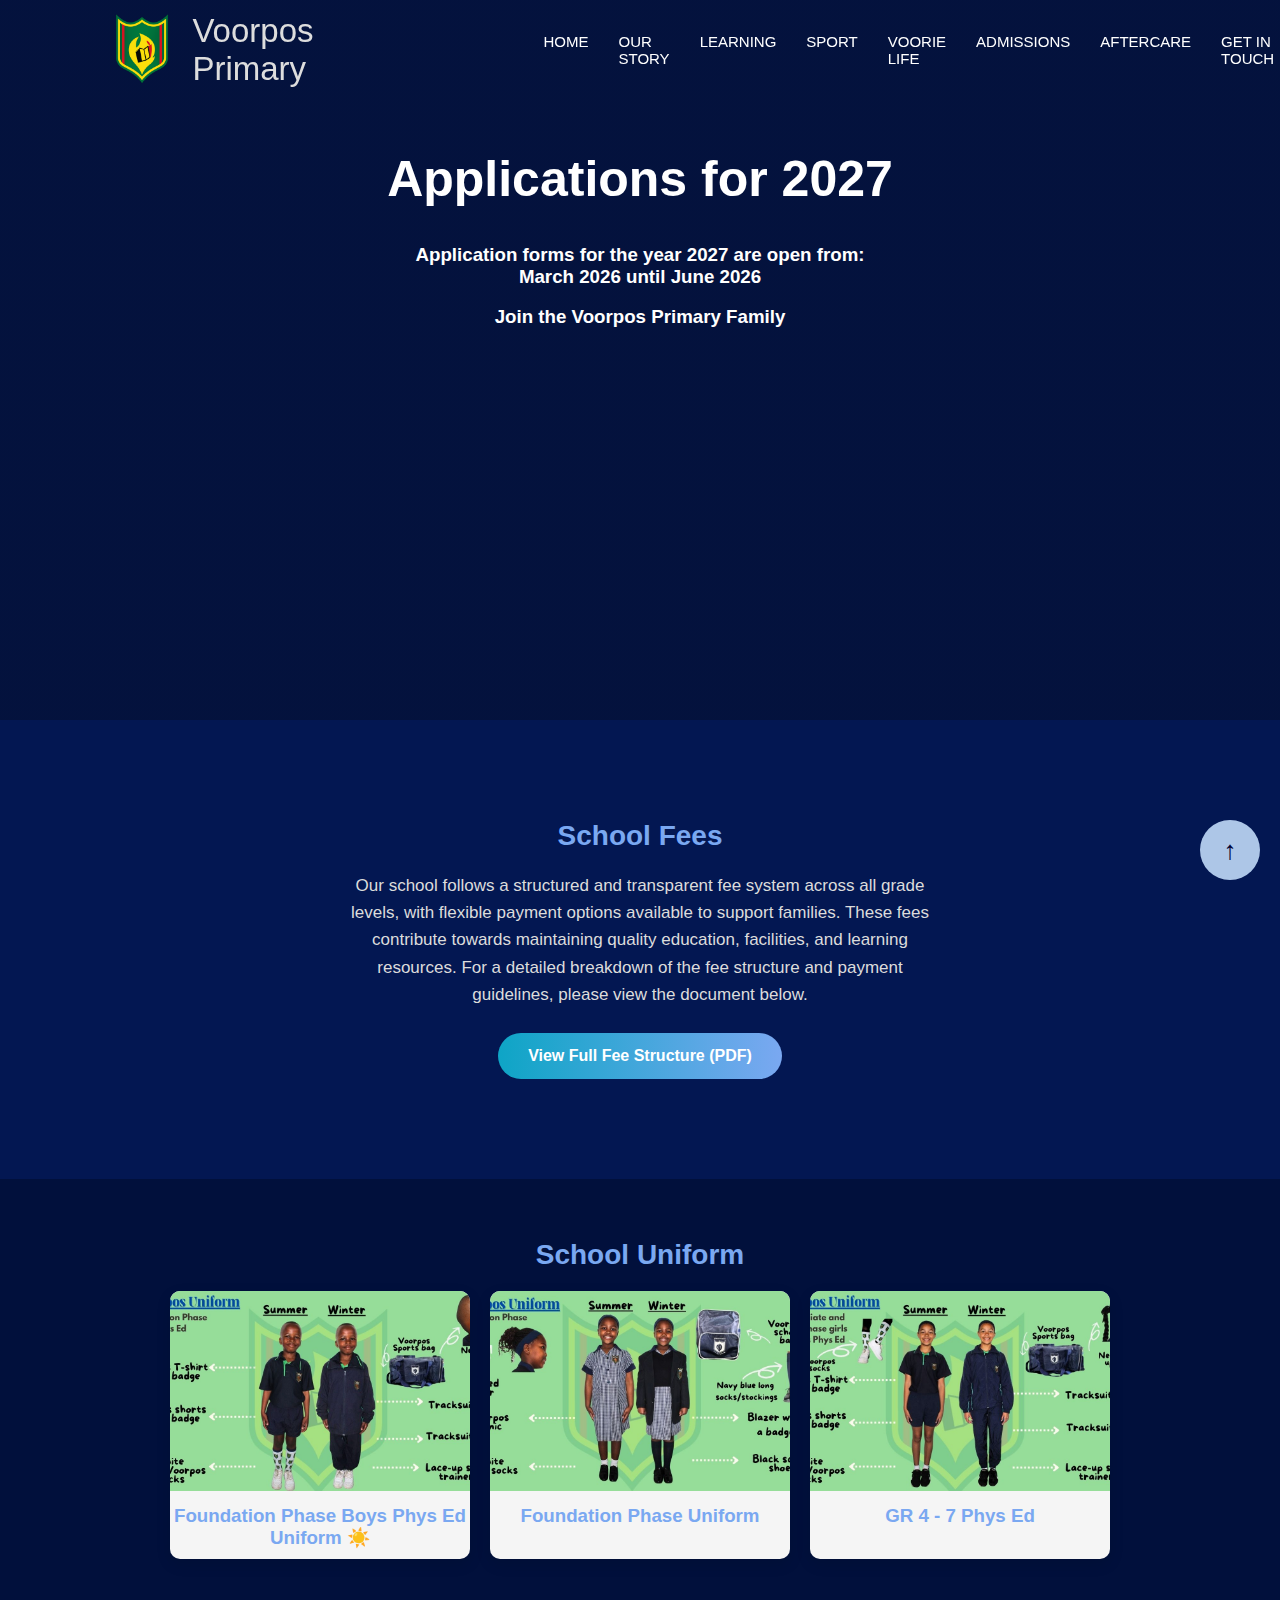
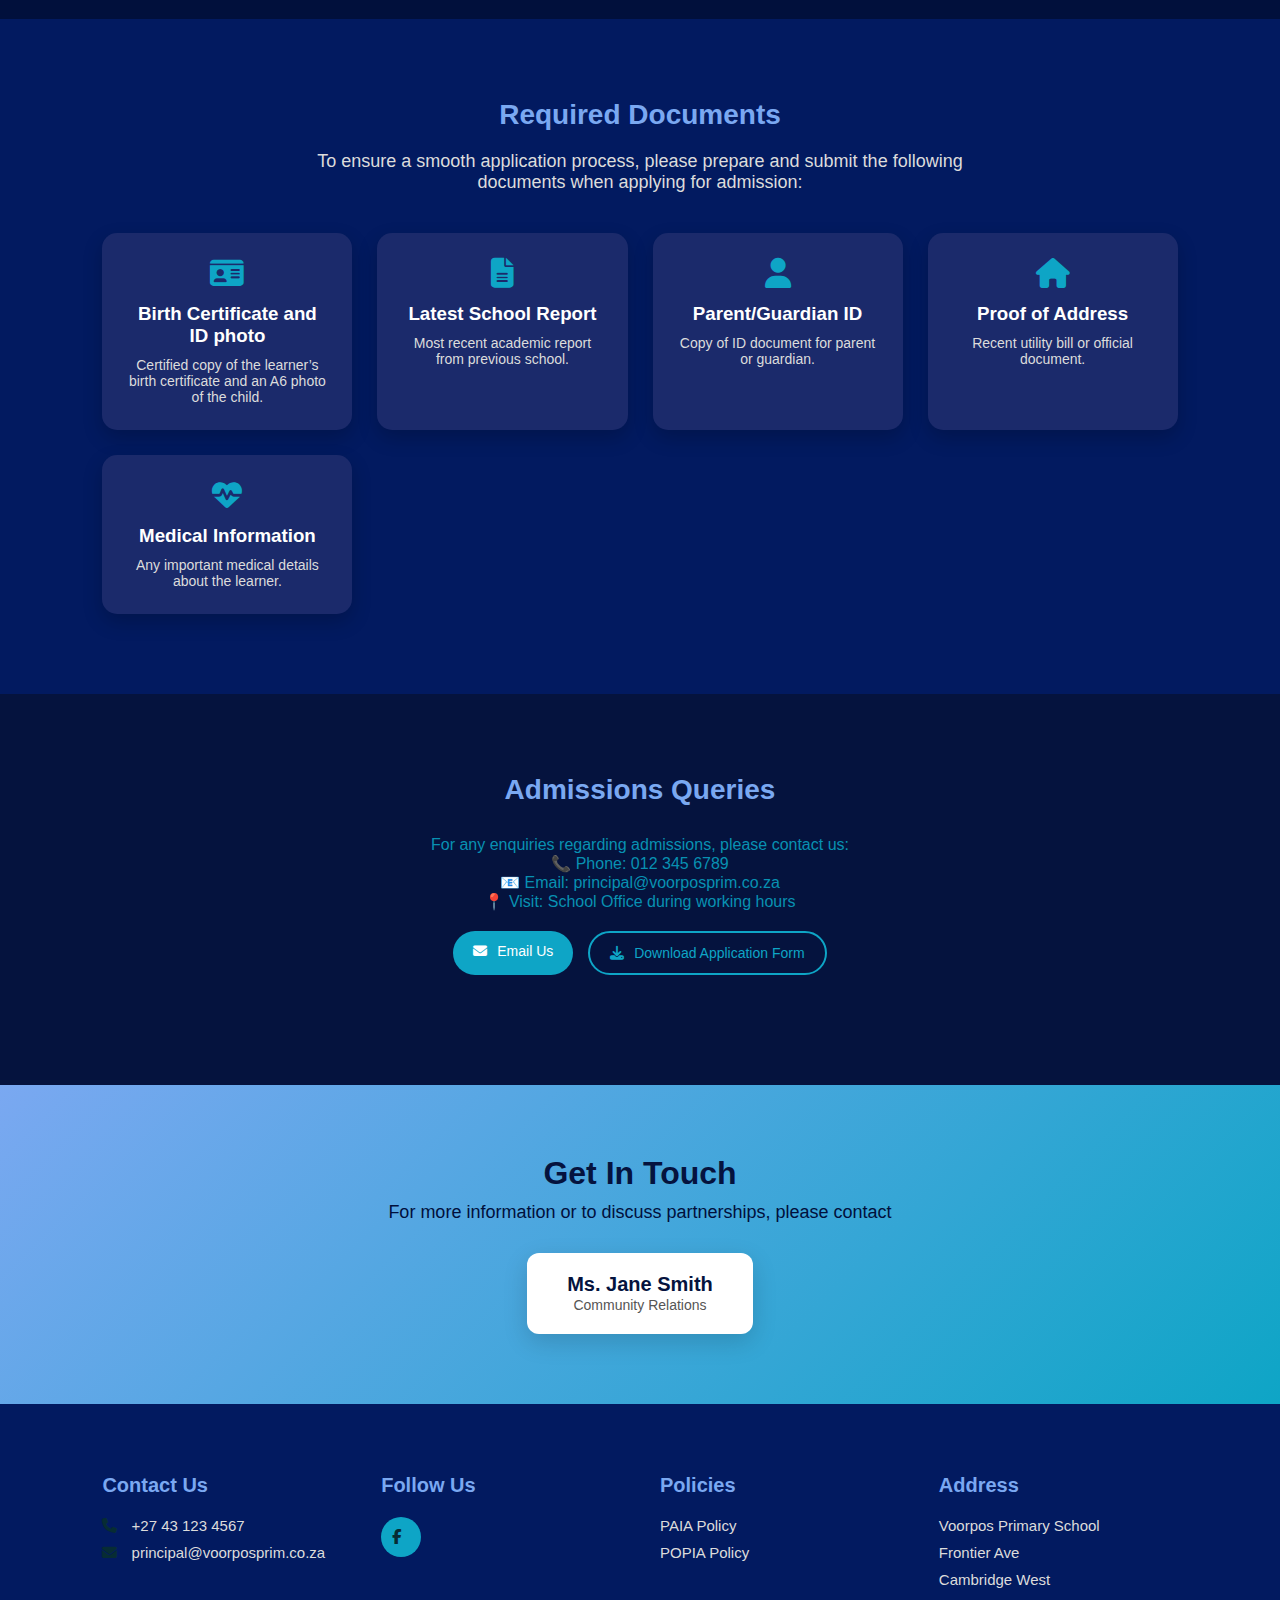
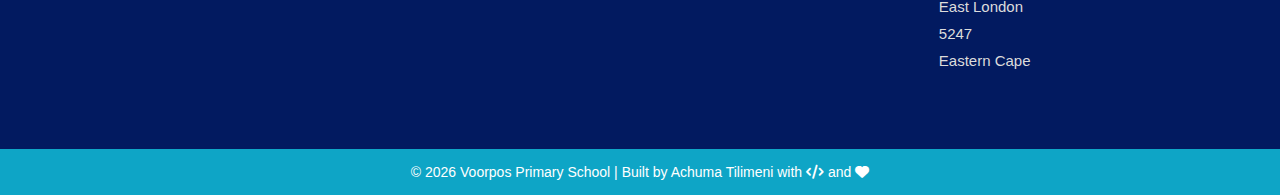
<file: admissions.html>
<!DOCTYPE html>
<html lang="en">
<head>
<meta charset="UTF-8">
<meta name="viewport" content="width=device-width, initial-scale=1.0">
<title>Admissions | Voorpos Primary</title>
<link rel="icon" type="image/png" href="images/logo.ico">
<link rel="stylesheet" href="styles.css">
<link rel="stylesheet" href="https://cdnjs.cloudflare.com/ajax/libs/font-awesome/6.5.0/css/all.min.css">
</head>

<body>

<!-- HERO -->
 <nav class="navbar">
    <div class="logo-container">
  <img src="images/logo.png" alt="VP Primary Logo" class="school-logo">
  <span class="logo-text">Voorpos Primary</span>
</div> 
    <ul class="nav-links">
      <li><a href="index.html">HOME</a></li>
      <li><a href="ourStory.html">OUR STORY</a></li>
      <li><a href="learning.html">LEARNING</a></li>
      <li><a href="sport.html">SPORT</a></li>
      <li><a href="voorieLife.html">VOORIE LIFE</a></li>
      <li><a href="admissions.html">ADMISSIONS</a></li>
      <li><a href="aftercare.html">AFTERCARE</a></li>
      <li><a href="#contact">GET IN TOUCH</a></li>
    </ul>

    <!-- MOBILE MENU BUTTON -->
   <div class="menu-toggle">
     <i class="fas fa-bars"></i>
   </div>

  </nav>
  <div class="mobile-sidebar" id="sidebar">
    <a href="index.html"><i class="fas fa-home"></i> HOME</a>
    <a href="ourStory.html"><i class="fas fa-book-open"></i> OUR STORY</a>
    <a href="learning.html"><i class="fas fa-graduation-cap"></i> LEARNING</a>
    <a href="sport.html"><i class="fas fa-futbol"></i> SPORT</a>
    <a href="voorieLife.html"><i class="fas fa-users"></i> VOORIE LIFE</a>
    <a href="admissions.html"><i class="fas fa-file-alt"></i> ADMISSIONS</a>
    <a href="aftercare.html"><i class="fas fa-child"></i> AFTERCARE</a>
    <a href="#contact"><i class="fas fa-envelope"></i> GET IN TOUCH</a>
 </div>


  <!-- HERO SECTION -->
  <section class="admissionshero">
     <div class="admissionshero-text">
       <h1>Applications for 2027</h1>
       <br>
       <br>
       <h3>
         Application forms for the year 2027 are open from: <br>
          March 2026 until June 2026  <br>
        
       </h3><br>
       <h3>Join the Voorpos Primary Family</h3>


      
    </div>

  </section>

<!-- ADMISSIONS INFO -->
<section class="fees">
  <h2>School Fees</h2>

 <p class="fees-text">
  Our school follows a structured and transparent fee system across all grade levels, with flexible payment options available to support families. 
  These fees contribute towards maintaining quality education, facilities, and learning resources. 
  For a detailed breakdown of the fee structure and payment guidelines, please view the document below.
</p>



<!-- HIDDEN NOTE -->
<div id="school-note" class="school-note">
  <p>
    Please note that this is a public primary school. School fees are determined in accordance with the school's governing body and are used to support educational resources and development. Parents may also apply for fee exemptions where applicable.
  </p>
</div>
  <!-- BUTTON -->
  <div class="fees-btn">
    <a href="docs/school-fees-demo.pdf" target="_blank" class="btn-fees">
      View Full Fee Structure (PDF)
    </a>
  </div>
</section>
<!-- SCHOOL FEES -->


<!-- UNIFORM -->
<section class="uniform">
  <h2>School Uniform</h2>

  <div class="uniform-cards">

    <!-- SUMMER -->
    <div class="uniform-card">
      <img src="images/fnduni.jpg" alt="Summer Uniform">
      <h3>Foundation Phase Boys Phys Ed Uniform  ☀️</h3>
      
    </div>
      <div class="uniform-card">
      <img src="images/fndunigirls.jpg" alt="Summer Uniform">
      <h3>Foundation Phase  Uniform </h3>
      
    </div>

    <!-- WINTER -->
    <div class="uniform-card">
      <img src="images/snruni.jpg" alt="Winter Uniform">
      <h3>GR 4 - 7 Phys Ed</h3>
      
    </div>

  </div>
</section>
<!-- REQUIRED DOCUMENTS -->
<section class="documents">
  <h2>Required Documents</h2>

  <p class="documents-intro">
    To ensure a smooth application process, please prepare and submit the following documents when applying for admission:
  </p>

  <div class="documents-grid">

    <div class="document-card">
      <i class="fas fa-id-card"></i>
      <h3>Birth Certificate and ID photo</h3>
      <p>Certified copy of the learner’s birth certificate and an A6 photo of the child.</p>
    </div>

    <div class="document-card">
      <i class="fas fa-file-alt"></i>
      <h3>Latest School Report</h3>
      <p>Most recent academic report from previous school.</p>
    </div>

    <div class="document-card">
      <i class="fas fa-user"></i>
      <h3>Parent/Guardian ID</h3>
      <p>Copy of ID document for parent or guardian.</p>
    </div>

    <div class="document-card">
      <i class="fas fa-home"></i>
      <h3>Proof of Address</h3>
      <p>Recent utility bill or official document.</p>
    </div>

    <div class="document-card">
      <i class="fas fa-heartbeat"></i>
      <h3>Medical Information</h3>
      <p>Any important medical details about the learner.</p>
    </div>

   

  </div>
</section>
<!-- QUERIES -->
<section class="queries">
  <h2>Admissions Queries</h2>

  <div class="card">
    <p>For any enquiries regarding admissions, please contact us:</p>

    <p>📞 Phone: 012 345 6789</p>
    <p>📧 Email: principal@voorposprim.co.za</p>
    <p>📍 Visit: School Office during working hours</p>

    <!-- BUTTONS -->
    <div class="query-buttons">

      <!-- EMAIL BUTTON -->
      <a href="mailto:principal@voorposprim.co.za?subject=Admissions%20Enquiry&body=Hello,%20I%20would%20like%20to%20enquire%20about%20admissions."
         class="btn-query">
        <i class="fas fa-envelope"></i> Email Us
      </a>

      <!-- DOWNLOAD BUTTON -->
      <a href="docs/application_form_demo.pdf" download class="btn-query-outline">
        <i class="fas fa-download"></i> Download Application Form
      </a>

    </div>

  </div>
</section>
<section class="footer-top" id="contact">
  <h2>Get In Touch</h2>
  <p>
    For more information or to discuss partnerships, please contact
  </p>

  <div class="contact-person">
    <h4>Ms. Jane Smith</h4>
    <span>Community Relations</span>
  </div>
</section>

<footer class="main-footer">

  <div class="footer-grid">

    <!-- CONTACT -->
    <div class="footer-column">
      <h3>Contact Us</h3>
      <p><i class="fas fa-phone"></i> +27 43 123 4567</p>
      <p><i class="fas fa-envelope"></i> principal@voorposprim.co.za</p>
    </div>

    <!-- SOCIAL -->
    <div class="footer-column">
      <h3>Follow Us</h3>
      <div class="social-icons">
        <a href="https://web.facebook.com/voorpos.primary/?_rdc=1&_rdr#"><i class="fab fa-facebook-f"></i></a>
      
      </div>
    </div>

    <!-- POLICIES -->
    <div class="footer-column">
      <h3>Policies</h3>
      <p><a href="#">PAIA Policy</a></p>
      <p><a href="#">POPIA Policy</a></p>
    </div>

    <!-- ADDRESS -->
    <div class="footer-column">
      <h3>Address</h3>
       <p>
       <a href="https://www.google.com/maps/place/Voorpos+Primary+School/@-32.9735358,27.8685126,3a,75y,180h,90t/data=!3m7!1e1!3m5!1srrayjMzC-1R0qzYeAgA7KQ!2e0!6shttps:%2F%2Fstreetviewpixels-pa.googleapis.com%2Fv1%2Fthumbnail%3Fcb_client%3Dmaps_sv.tactile%26w%3D900%26h%3D600%26pitch%3D0%26panoid%3DrrayjMzC-1R0qzYeAgA7KQ%26yaw%3D180!7i16384!8i8192!4m14!1m7!3m6!1s0x1e66e08f8be45e33:0x8b84c487eb4dce5f!2sVoorpos+Primary+School!8m2!3d-32.9740853!4d27.8680502!16s%2Fg%2F1v1m98g8!3m5!1s0x1e66e08f8be45e33:0x8b84c487eb4dce5f!8m2!3d-32.9740853!4d27.8680502!16s%2Fg%2F1v1m98g8?entry=ttu&g_ep=EgoyMDI2MDQyMi4wIKXMDSoASAFQAw%3D%3D" target="_blank">
          Voorpos Primary School
       </a>
     </p>
      <p>Frontier Ave</p>
      <p>Cambridge West</p>
      <p>East London</p>
      <p>5247</p>
      <p>Eastern Cape</p>
    </div>

  </div>

</footer>

<div class="footer-bottom">
  © 2026 Voorpos Primary School | 
  Built by Achuma Tilimeni with
  <i class="fas fa-code"></i> 
  and <i class="fas fa-heart"></i>
</div>
<button id="topBtn">↑</button>
<script> window.addEventListener("scroll", function() {
    const navbar = document.querySelector(".navbar");
    navbar.classList.toggle("scrolled", window.scrollY > 50);
  });
  const topBtn = document.getElementById("topBtn");

window.onscroll = () => {
topBtn.style.display = window.scrollY > 200 ? "block" : "none";
};

  topBtn.onclick = () => {
  window.scrollTo({top:0, behavior:"smooth"});
 };
const menuToggle = document.querySelector(".menu-toggle");
const sidebar = document.getElementById("sidebar");
const navLinks = document.querySelectorAll("#sidebar a");

if (menuToggle && sidebar) {

  // Toggle menu
  menuToggle.addEventListener("click", (e) => {
    e.stopPropagation();
    sidebar.classList.toggle("active");
  });

  // Close when clicking a link
  navLinks.forEach(link => {
    link.addEventListener("click", () => {
      sidebar.classList.remove("active");
    });
  });

  // Close when clicking outside
  document.addEventListener("click", (e) => {
    if (!sidebar.contains(e.target) && !menuToggle.contains(e.target)) {
      sidebar.classList.remove("active");
    }
  });
}

/* =========================
   ACTIVE LINK ON SCROLL
========================= */
const sections = document.querySelectorAll("section[id]");

window.addEventListener("scroll", () => {
  let current = "";

  sections.forEach(section => {
    const sectionTop = section.offsetTop - 120;

    if (window.scrollY >= sectionTop) {
      current = section.getAttribute("id");
    }
  });

  navLinks.forEach(link => {
    link.classList.remove("active");

    if (link.getAttribute("href") === `#${current}`) {
      link.classList.add("active");
    }
  });
});


 </script>
</body>

</html>
</file>
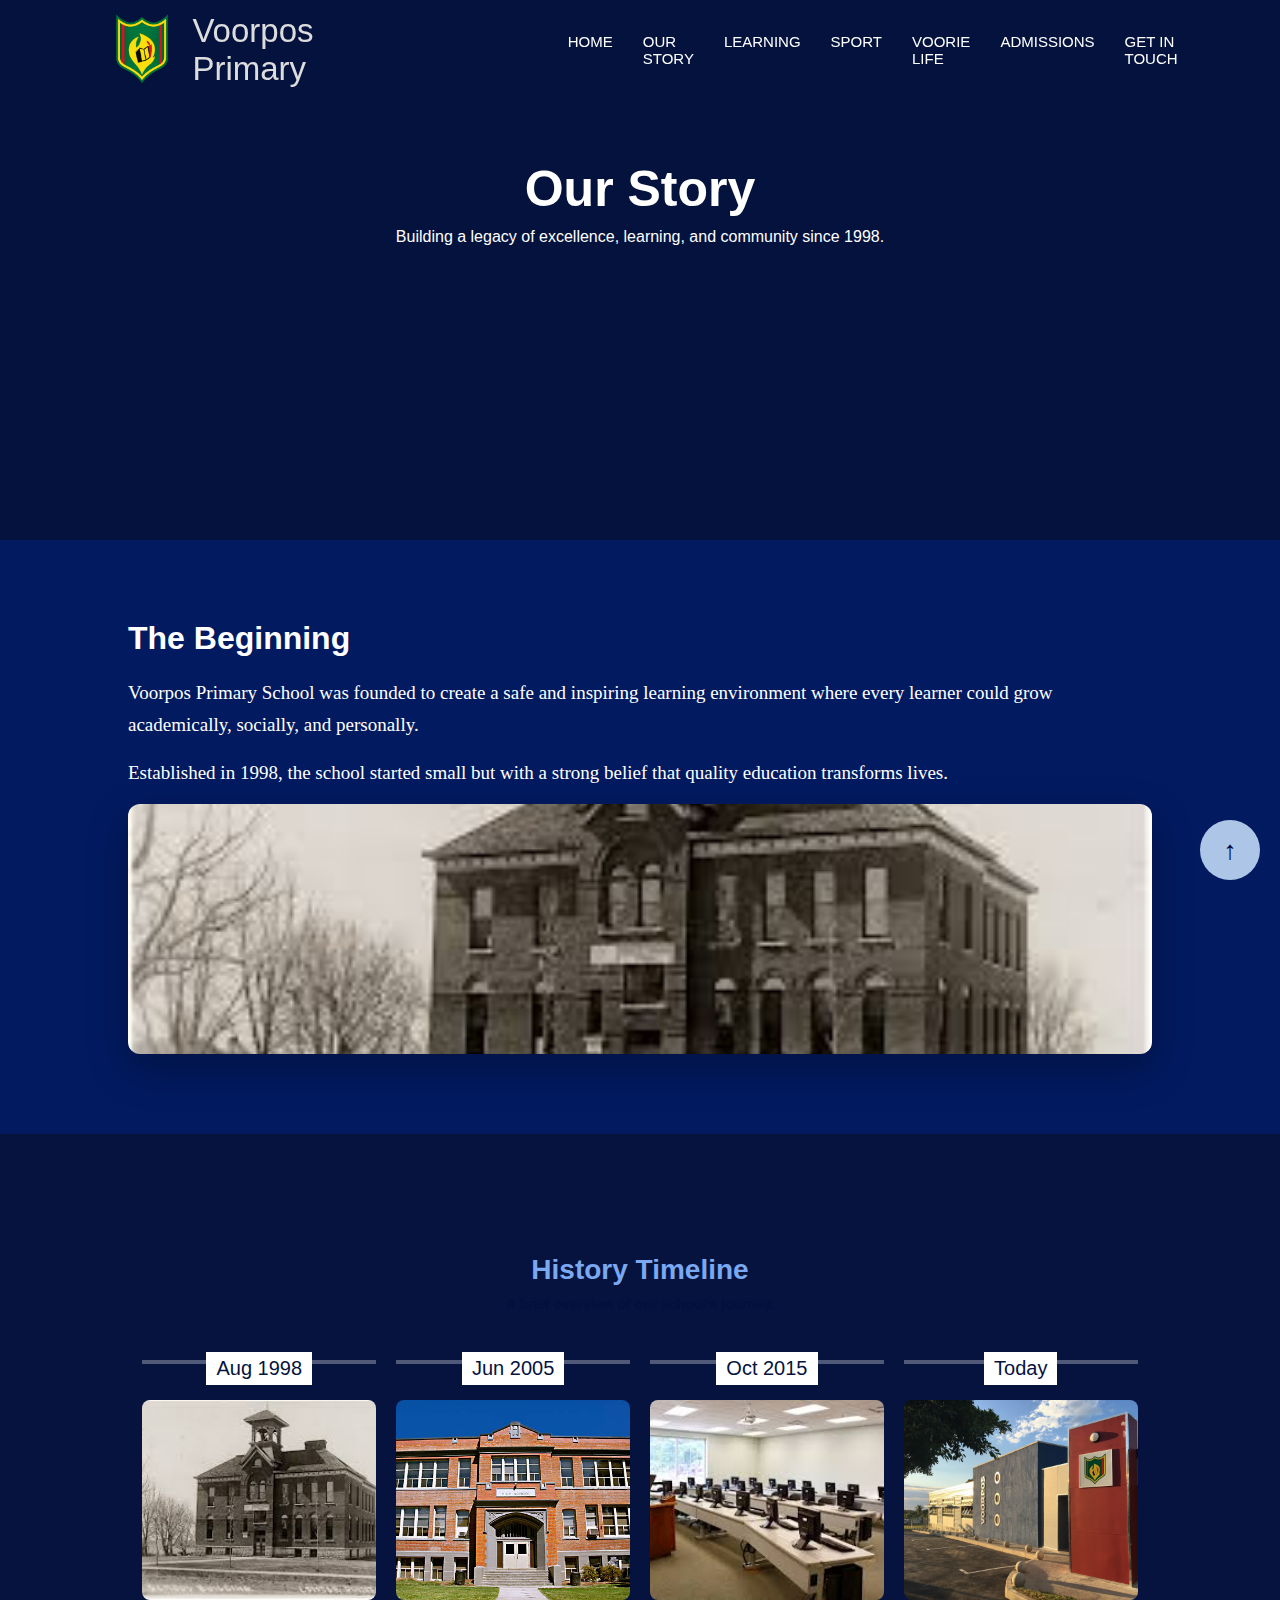
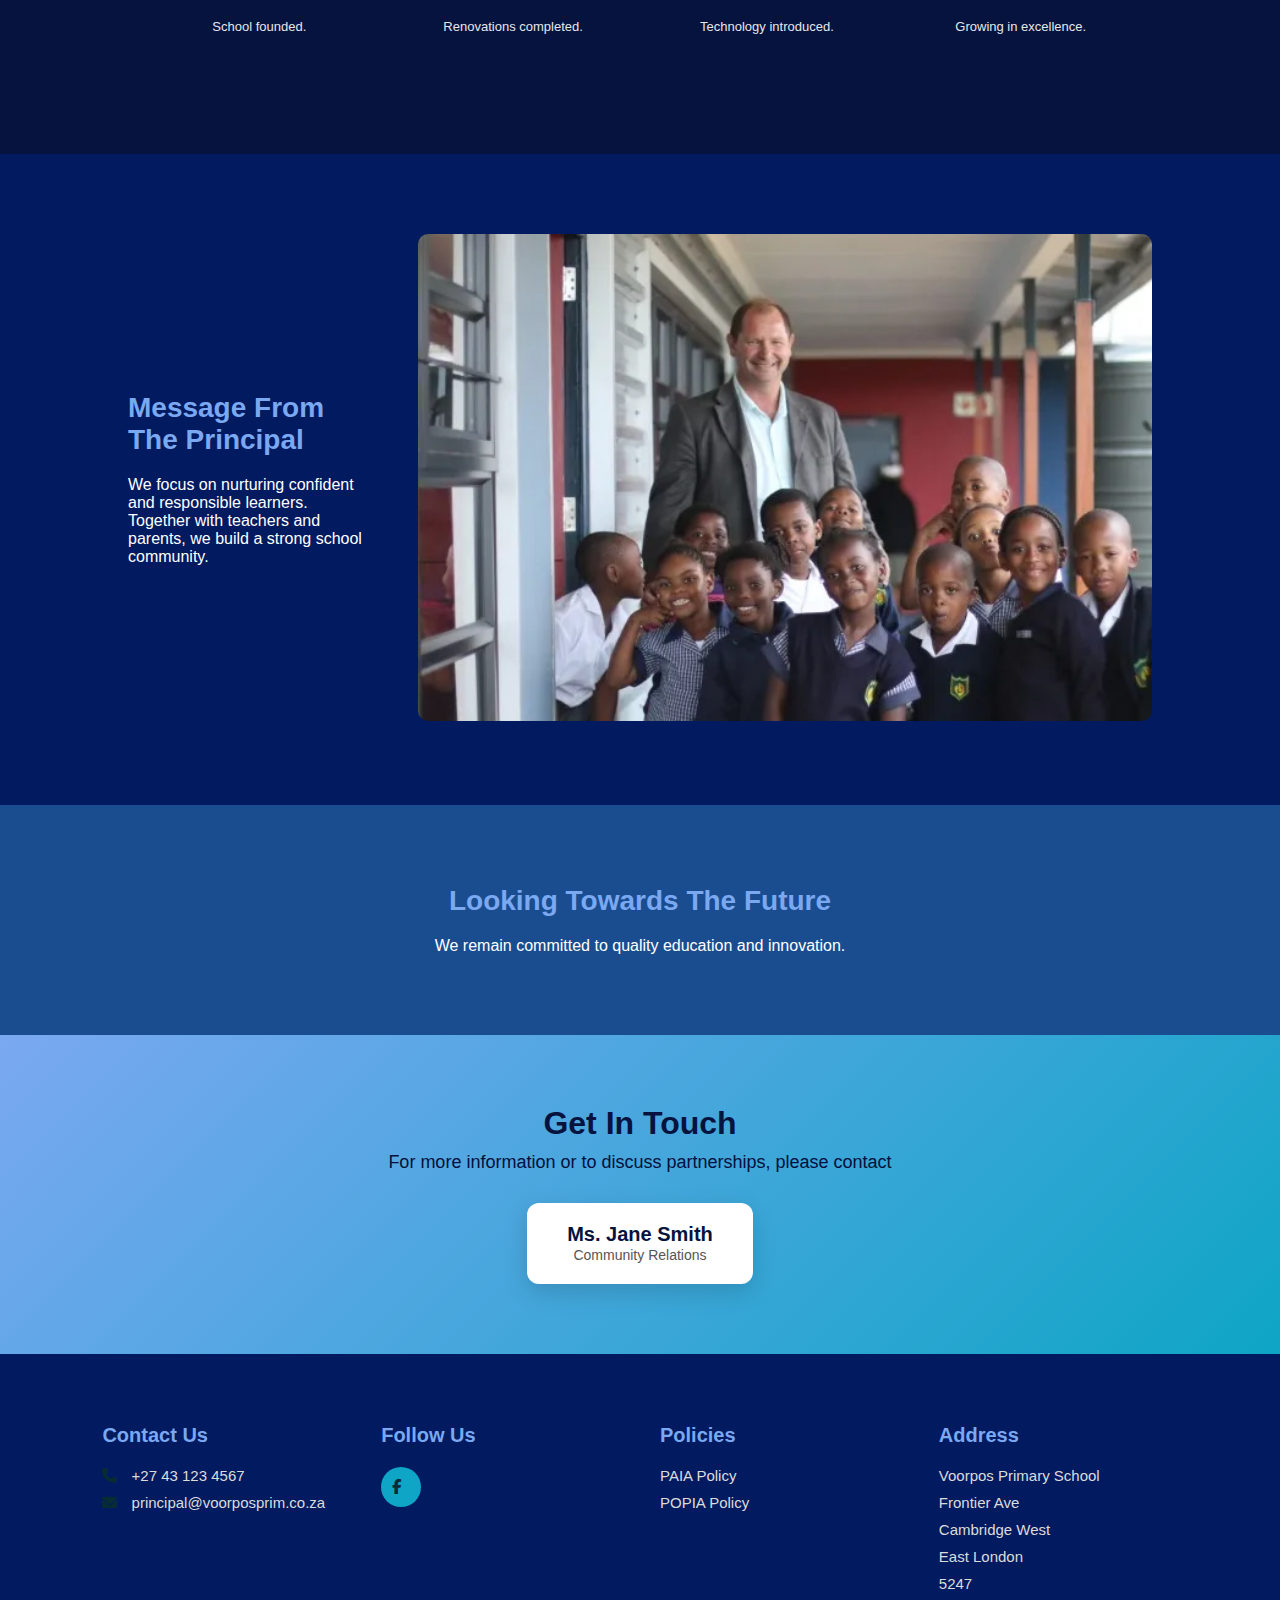
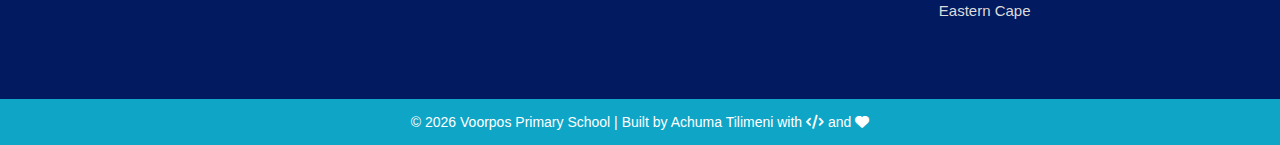
<file: ourStory.html>
<!DOCTYPE html>
<html lang="en">
<head>
  <meta charset="UTF-8" />
  <meta name="viewport" content="width=device-width, initial-scale=1.0">
  <title>Voorpos Primary School Story</title>

  <link rel="icon" type="image/png" href="images/logo.ico">
  <link rel="stylesheet" href="styles.css">
  <link rel="stylesheet" href="https://cdnjs.cloudflare.com/ajax/libs/font-awesome/6.5.0/css/all.min.css">
</head>

<body>

<!-- NAVBAR -->
<nav class="navbar">
  <div class="logo-container">
    <img src="images/logo.png" alt="VP Primary Logo" class="school-logo">
    <span class="logo-text">Voorpos Primary</span>
  </div>

  <ul class="nav-links">
    <li><a href="index.html">HOME</a></li>
    <li><a href="ourStory.html">OUR STORY</a></li>
    <li><a href="learning.html">LEARNING</a></li>
    <li><a href="sport.html">SPORT</a></li>
    <li><a href="voorieLife.html">VOORIE LIFE</a></li>
    <li><a href="admissions.html">ADMISSIONS</a></li>
    <li><a href="#contact">GET IN TOUCH</a></li>
  </ul>

  <div class="menu-toggle">
    <i class="fas fa-bars"></i>
  </div>
</nav>

<!-- SIDEBAR -->
<div class="mobile-sidebar" id="sidebar">
  <a href="index.html"><i class="fas fa-home"></i> HOME</a>
  <a href="ourStory.html"><i class="fas fa-book-open"></i> OUR STORY</a>
  <a href="learning.html"><i class="fas fa-graduation-cap"></i> LEARNING</a>
  <a href="sport.html"><i class="fas fa-futbol"></i> SPORT</a>
  <a href="voorieLife.html"><i class="fas fa-users"></i> VOORIE LIFE</a>
  <a href="admissions.html"><i class="fas fa-file-alt"></i> ADMISSIONS</a>
  <a href="#contact"><i class="fas fa-envelope"></i> GET IN TOUCH</a>
</div>

<!-- HERO -->
<section class="story-hero">
  <div class="story-overlay">
    <h1>Our Story</h1>
    <p>Building a legacy of excellence, learning, and community since 1998.</p>
  </div>
</section>

<!-- INTRO -->
<section class="story-intro">
  
    <div class="story-text">
      <h2>The Beginning</h2>

      <p>
        Voorpos Primary School was founded to create a safe and inspiring
        learning environment where every learner could grow academically,
        socially, and personally.
      </p>

      <p>
        Established in 1998, the school started small but with a strong
        belief that quality education transforms lives.
      </p>
    </div>

  </div>
      <div class="image-slider">
        <img src="images/OLDSCHL.jpg" class="slide active">
        <img src="images/NEWSCHL.jpg" class="slide">
        <img src="images/rftp.png" class="slide">
      </div>
 
</section>

<!-- TIMELINE -->
<section class="timeline-section">
  <div class="timeline-card">
    <h2>History Timeline</h2>
    <p class="timeline-subtitle">
      <strong>A brief overview of our school’s journey.</strong>
    </p>

    <div class="timeline-row">

      <div class="timeline-box">
        <span class="timeline-date">Aug 1998</span>
        <img src="images/OLDSCHL.jpg">
        <p>School founded.</p>
      </div>

      <div class="timeline-box">
        <span class="timeline-date">Jun 2005</span>
        <img src="images/NEWSCHL.jpg">
        <p>Renovations completed.</p>
      </div>

      <div class="timeline-box">
        <span class="timeline-date">Oct 2015</span>
        <img src="images/comp.jpg">
        <p>Technology introduced.</p>
      </div>

      <div class="timeline-box">
        <span class="timeline-date">Today</span>
        <img src="images/voorie3.jpg">
        <p>Growing in excellence.</p>
      </div>

    </div>
  </div>
</section>

<!-- PRINCIPAL -->
<section class="principal-message">
  <div class="principal-container">

    <!-- TEXT -->
    <div class="principal-text">
      <h2>Message From The Principal</h2>
      <p>
        We focus on nurturing confident and responsible learners.
      </p>
      <p>
        Together with teachers and parents, we build a strong school community.
      </p>
    </div>

    <!-- IMAGE -->
    <div class="principal-image">
      <img src="images/vpp.webp" alt="Principal">
    </div>

  </div>
</section>

<!-- FUTURE -->
<section class="future-section">
  <h2>Looking Towards The Future</h2>
  <p>
    We remain committed to quality education and innovation.
  </p>
</section>

<!-- SCROLL BUTTON -->
<button id="topBtn">↑</button>

<!-- FOOTER TOP -->
<section class="footer-top" id="contact">
  <h2>Get In Touch</h2>
  <p>
    For more information or to discuss partnerships, please contact
  </p>

  <div class="contact-person">
    <h4>Ms. Jane Smith</h4>
    <span>Community Relations</span>
  </div>
</section>

<footer class="main-footer">

  <div class="footer-grid">

    <!-- CONTACT -->
    <div class="footer-column">
      <h3>Contact Us</h3>
      <p><i class="fas fa-phone"></i> +27 43 123 4567</p>
      <p><i class="fas fa-envelope"></i> principal@voorposprim.co.za</p>
    </div>

    <!-- SOCIAL -->
    <div class="footer-column">
      <h3>Follow Us</h3>
      <div class="social-icons">
        <a href="https://web.facebook.com/voorpos.primary/?_rdc=1&_rdr#"><i class="fab fa-facebook-f"></i></a>
      
      </div>
    </div>

    <!-- POLICIES -->
    <div class="footer-column">
      <h3>Policies</h3>
      <p><a href="#">PAIA Policy</a></p>
      <p><a href="#">POPIA Policy</a></p>
    </div>

    <!-- ADDRESS -->
    <div class="footer-column">
      <h3>Address</h3>
     <p>
       <a href="https://www.google.com/maps/place/Voorpos+Primary+School/@-32.9735358,27.8685126,3a,75y,180h,90t/data=!3m7!1e1!3m5!1srrayjMzC-1R0qzYeAgA7KQ!2e0!6shttps:%2F%2Fstreetviewpixels-pa.googleapis.com%2Fv1%2Fthumbnail%3Fcb_client%3Dmaps_sv.tactile%26w%3D900%26h%3D600%26pitch%3D0%26panoid%3DrrayjMzC-1R0qzYeAgA7KQ%26yaw%3D180!7i16384!8i8192!4m14!1m7!3m6!1s0x1e66e08f8be45e33:0x8b84c487eb4dce5f!2sVoorpos+Primary+School!8m2!3d-32.9740853!4d27.8680502!16s%2Fg%2F1v1m98g8!3m5!1s0x1e66e08f8be45e33:0x8b84c487eb4dce5f!8m2!3d-32.9740853!4d27.8680502!16s%2Fg%2F1v1m98g8?entry=ttu&g_ep=EgoyMDI2MDQyMi4wIKXMDSoASAFQAw%3D%3D" target="_blank">
          Voorpos Primary School
       </a>
     </p>
      <p>Frontier Ave</p>
      <p>Cambridge West</p>
      <p>East London</p>
      <p>5247</p>
      <p>Eastern Cape</p>
    </div>

  </div>

</footer>

<div class="footer-bottom">
  © 2026 Voorpos Primary School | 
  Built by Achuma Tilimeni with
  <i class="fas fa-code"></i> 
  and <i class="fas fa-heart"></i>
</div>

<!-- SCRIPT -->
<script>
document.addEventListener("DOMContentLoaded", () => {

  /* =========================
     NAVBAR SCROLL EFFECT
  ========================= */
  const navbar = document.querySelector(".navbar");

  if (navbar) {
    window.addEventListener("scroll", () => {
      navbar.classList.toggle("scrolled", window.scrollY > 50);
    });
  }

  /* =========================
     BACK TO TOP BUTTON
  ========================= */
  const topBtn = document.getElementById("topBtn");

  if (topBtn) {
    window.addEventListener("scroll", () => {
      topBtn.style.display = window.scrollY > 200 ? "flex" : "none";
    });

    topBtn.addEventListener("click", () => {
      window.scrollTo({ top: 0, behavior: "smooth" });
    });
  }

  /* =========================
     MOBILE MENU (HAMBURGER)
  ========================= */
  const menuToggle = document.querySelector(".menu-toggle");
const sidebar = document.getElementById("sidebar");

menuToggle.addEventListener("click", () => {
  sidebar.classList.toggle("active");
});
function toggleMenu() {
  document.querySelector(".mobile-sidebar").classList.toggle("active");
}

  /* =========================
     IMAGE MODAL (GALLERY)
  ========================= */
  const modal = document.getElementById("imageModal");
  const modalImg = document.getElementById("modalImg");
  const closeBtn = document.getElementById("closeModal");

  if (modal && modalImg && closeBtn) {

    const images = document.querySelectorAll(".gallery-img");

    images.forEach(img => {
      img.addEventListener("click", () => {
        modal.style.display = "flex";
        modalImg.src = img.src;
      });
    });

    closeBtn.addEventListener("click", () => {
      modal.style.display = "none";
    });

    modal.addEventListener("click", (e) => {
      if (e.target === modal) {
        modal.style.display = "none";
      }
    });
  }

});
const slides = document.querySelectorAll(".slide");
  let index = 0;

  function showNextSlide() {
    slides[index].classList.remove("active");
    index = (index + 1) % slides.length;
    slides[index].classList.add("active");
  }

  setInterval(showNextSlide, 4000); // change every 4 seconds
</script>

</body>
</html>
</file>
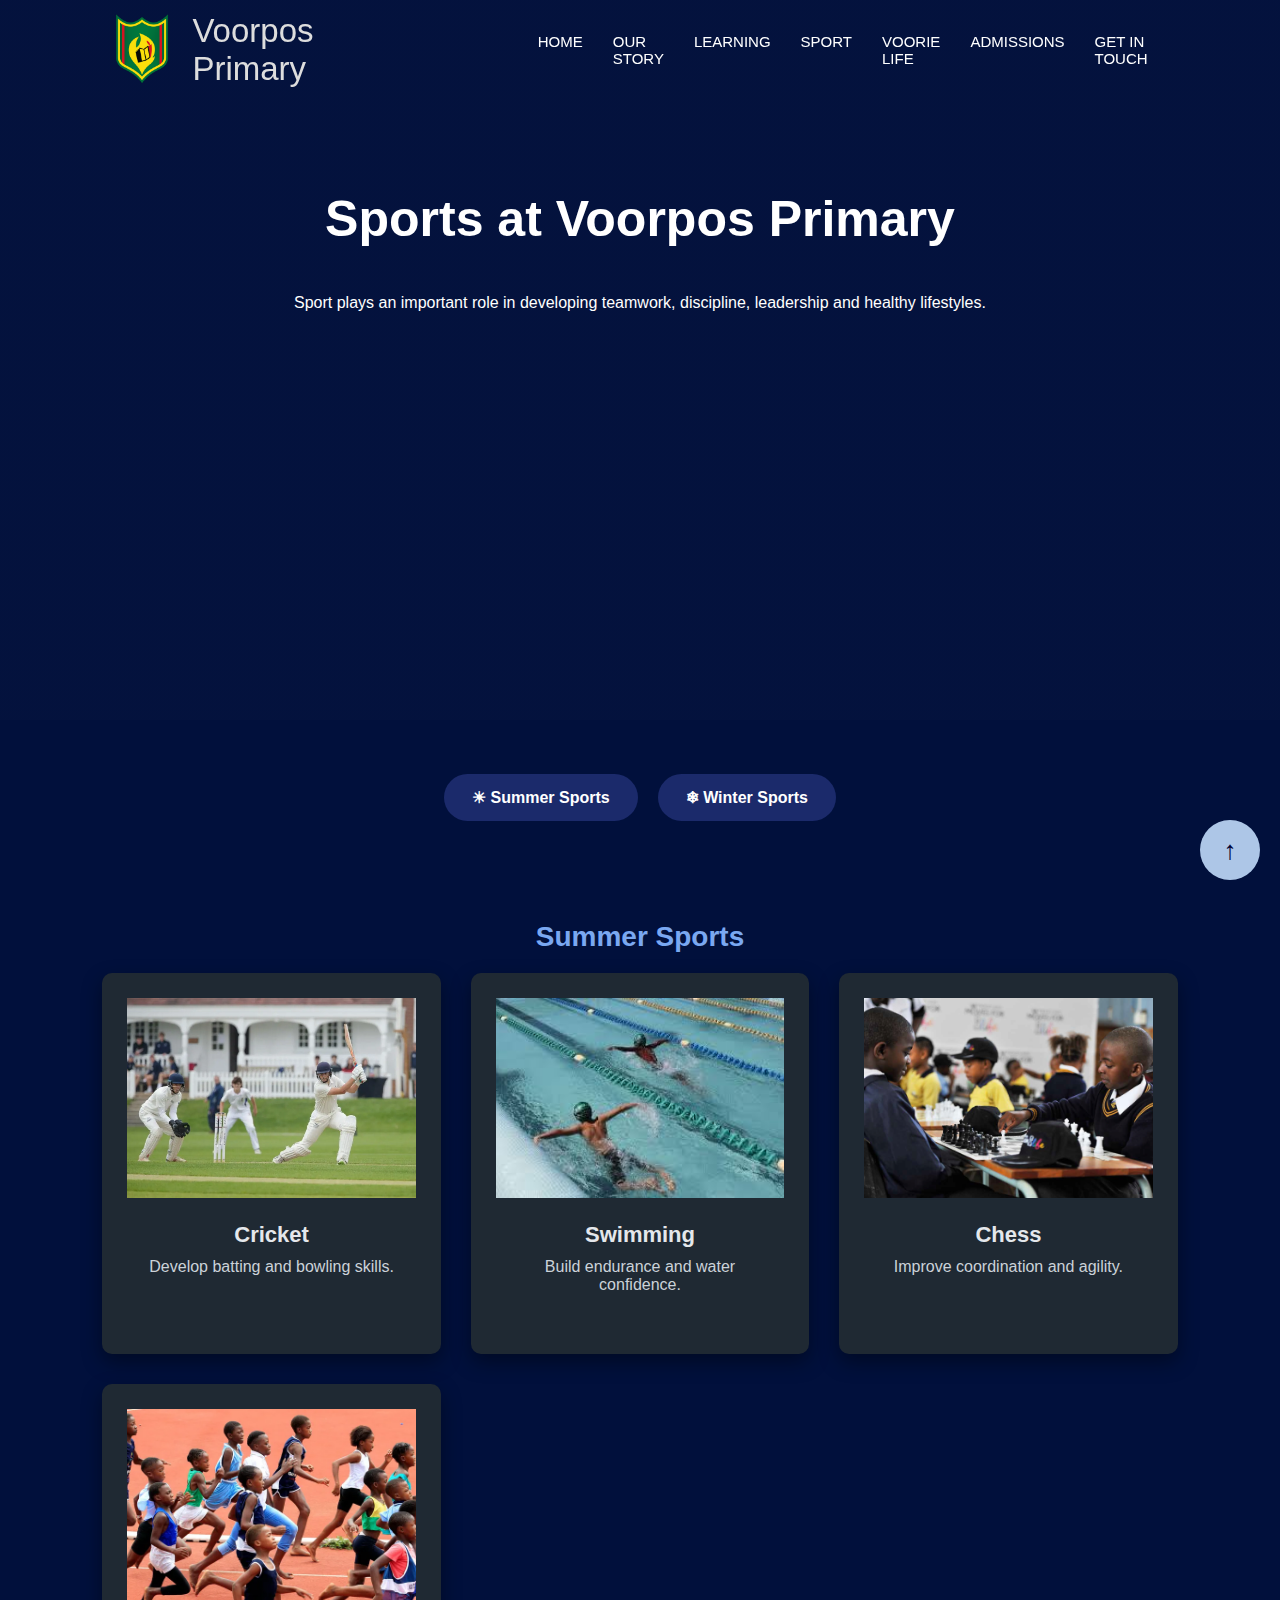
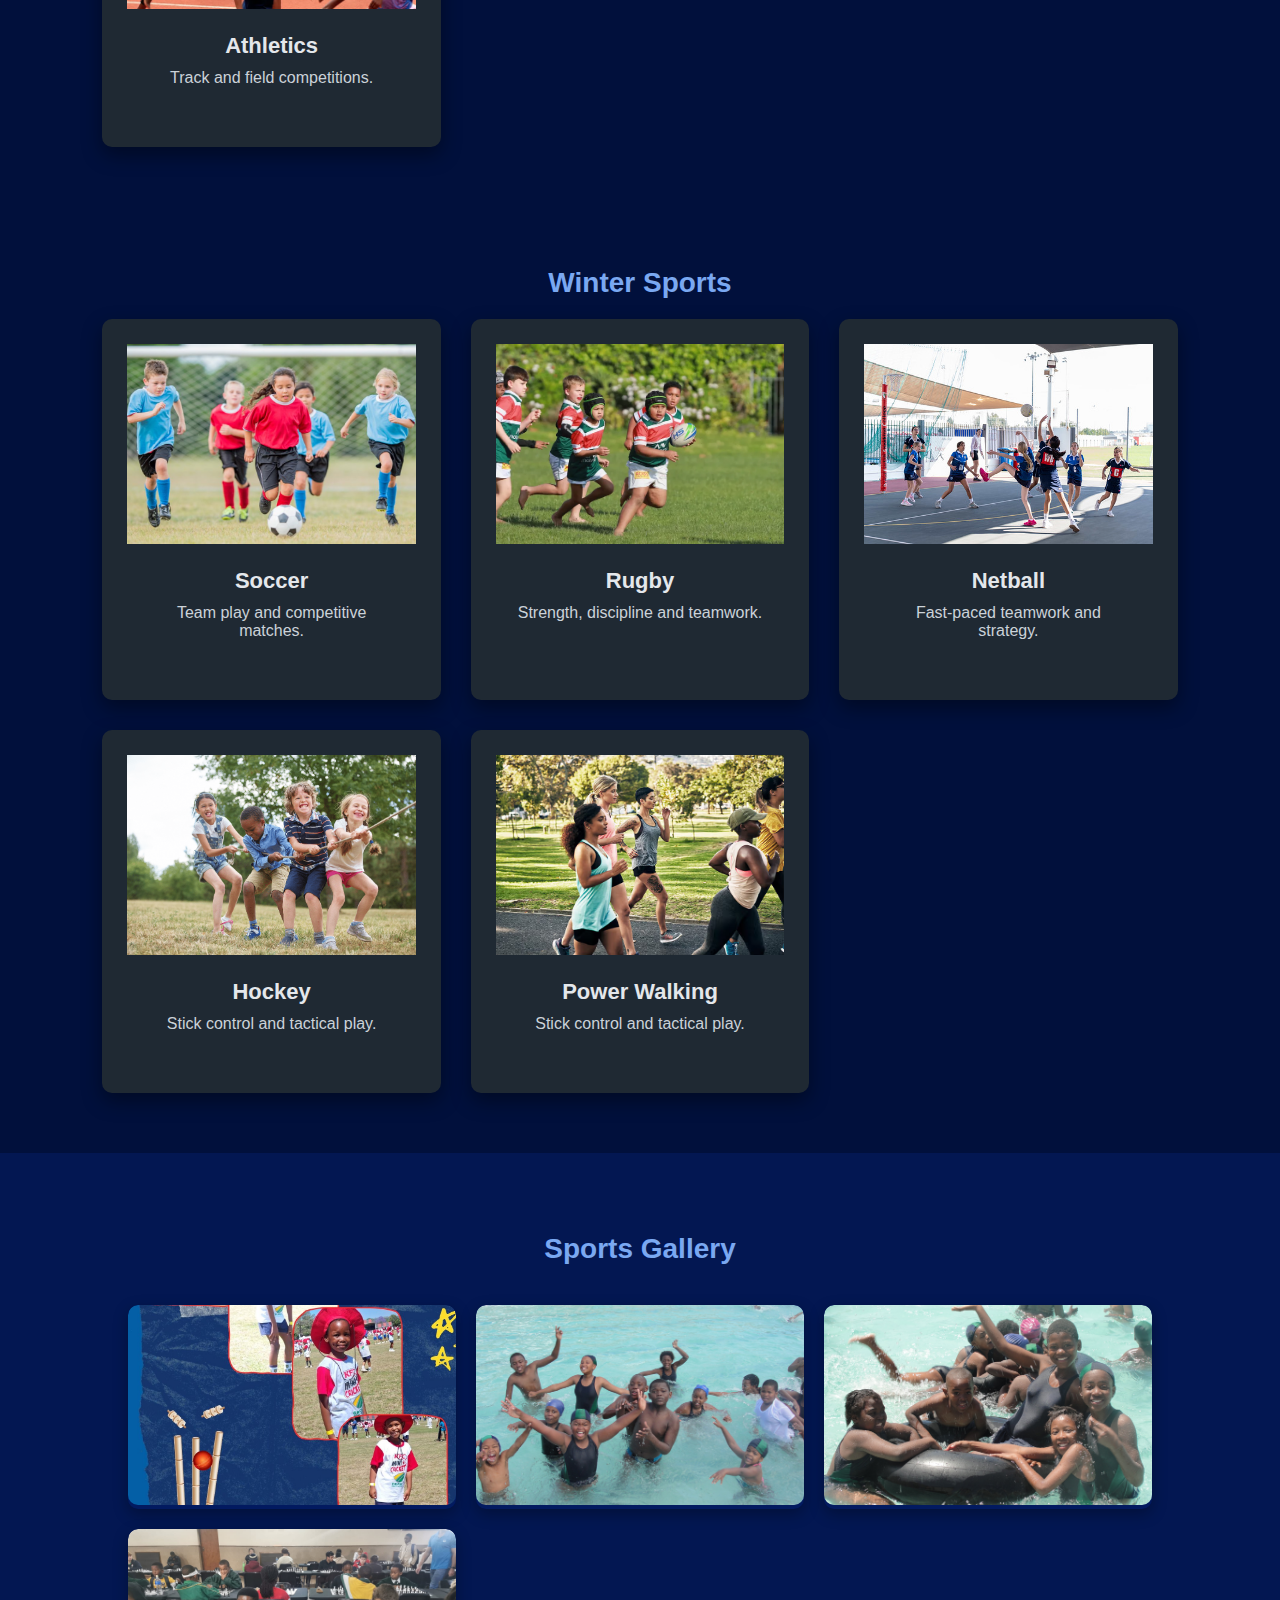
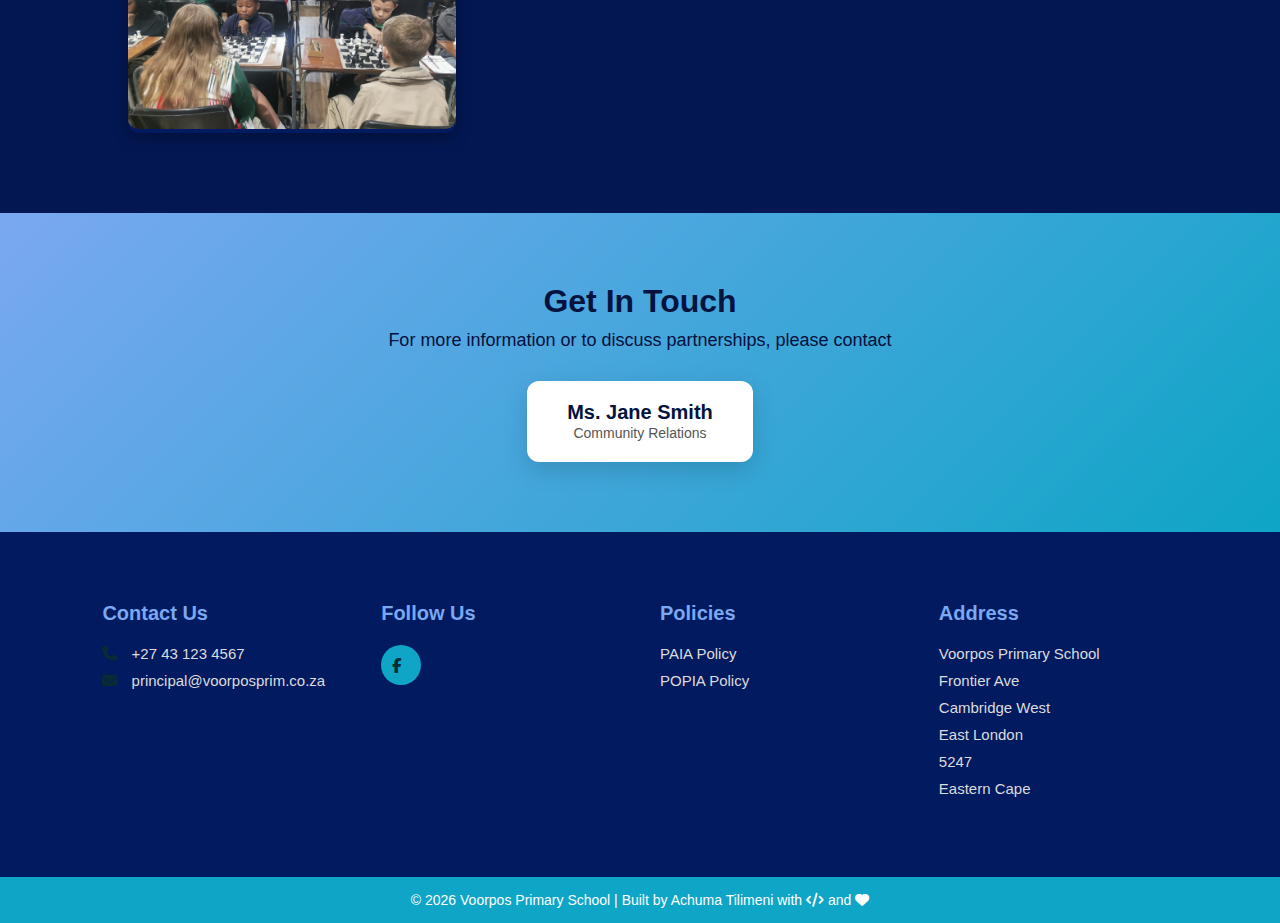
<file: sport.html>
<!DOCTYPE html>
<html lang="en">
<head>
<meta charset="UTF-8">
<meta name="viewport" content="width=device-width, initial-scale=1.0">
<title>Sport | Voorpos Primary</title>
<link rel="icon" type="image/png" href="images/logo.ico">
<link rel="stylesheet" href="styles.css">
<link rel="stylesheet" href="https://cdnjs.cloudflare.com/ajax/libs/font-awesome/6.5.0/css/all.min.css">
</head>

<body>

<!-- HERO -->
 <nav class="navbar">
    <div class="logo-container">
    <img src="images/logo.png" alt="VP Primary Logo" class="school-logo">
    <span class="logo-text">Voorpos Primary</span>
 

    <ul class="nav-links">
      <li><a href="index.html">HOME</a></li>
      <li><a href="ourStory.html">OUR STORY</a></li>
      <li><a href="learning.html">LEARNING</a></li>
      <li><a href="sport.html">SPORT</a></li>
      <li><a href="voorieLife.html">VOORIE LIFE</a></li>
       <li><a href="admissions.html">ADMISSIONS</a></li>
      <li><a href="#contact">GET IN TOUCH</a></li>
    </ul>
    <div class="menu-toggle">
     <i class="fas fa-bars"></i>
   </div>

  </nav>
  <div class="mobile-sidebar" id="sidebar">
    <a href="index.html"><i class="fas fa-home"></i> HOME</a>
    <a href="ourStory.html"><i class="fas fa-book-open"></i> OUR STORY</a>
    <a href="learning.html"><i class="fas fa-graduation-cap"></i> LEARNING</a>
    <a href="sport.html"><i class="fas fa-futbol"></i> SPORT</a>
    <a href="voorieLife.html"><i class="fas fa-users"></i> VOORIE LIFE</a>
    <a href="admissions.html"><i class="fas fa-file-alt"></i> ADMISSIONS</a>
    <a href="#contact"><i class="fas fa-envelope"></i> GET IN TOUCH</a>
 </div>

  <!-- HERO SECTION -->
  <section class="sp-hero">
     <div class="sp-hero-text">
       <h1>Sports at Voorpos Primary</h1>
       <br>
       <br>
        <p>Sport plays an important role in developing teamwork,
         discipline, leadership and healthy lifestyles.</p><br>
      
     </div>

  </section>
  <br><br><br>
<div class="season-buttons">
  <a href="#summerSports" class="season-btn">☀ Summer Sports</a>
  <a href="#winterSports" class="season-btn">❄ Winter Sports</a>
</div>
<section id="summerSports" class="sports-season">

<h2>Summer Sports</h2>

<div class="sports-grid">

  <div class="sport-card">
    <img src="images/schlcrkt.jpg.webp" alt="Cricket">
    <div class="card-content">
      <h3>Cricket</h3>
      <p>Develop batting and bowling skills.</p>
     
    </div>
  </div>

  <div class="sport-card">
    <img src="images/swmg.jpg" alt="Swimming">
    <div class="card-content">
      <h3>Swimming</h3>
      <p>Build endurance and water confidence.</p>
      
    </div>
  </div>

  <div class="sport-card">
    <img src="images/chs.png" alt="Tennis">
    <div class="card-content">
      <h3>Chess</h3>
      <p>Improve coordination and agility.</p>
     
    </div>
  </div>

  <div class="sport-card">
    <img src="images/athl.webp" alt="Athletics">
    <div class="card-content">
      <h3>Athletics</h3>
      <p>Track and field competitions.</p>
      
    </div>
  </div>

</div>

</section>

<!-- SEASON BUTTONS -->






<!-- SUMMER SPORTS -->


<!-- WINTER SPORTS -->

<section id="winterSports" class="sports-season">

<h2>Winter Sports</h2>

<div class="sports-grid">

  <div class="sport-card">
    <img src="images/pe.jpg" alt="Soccer">
    <div class="card-content">
      <h3>Soccer</h3>
      <p>Team play and competitive matches.</p>
     
    </div>
  </div>

  <div class="sport-card">
    <img src="images/sp.webp" alt="Rugby">
    <div class="card-content">
      <h3>Rugby</h3>
      <p>Strength, discipline and teamwork.</p>
      
    </div>
  </div>

  <div class="sport-card">
    <img src="images/sp2.jpg" alt="Netball">
    <div class="card-content">
      <h3>Netball</h3>
      <p>Fast-paced teamwork and strategy.</p>
     
    </div>
  </div>

  <div class="sport-card">
    <img src="images/blog.png" alt="Hockey">
    <div class="card-content">
      <h3>Hockey</h3>
      <p>Stick control and tactical play.</p>
     
    </div>
  </div>
   <div class="sport-card">
    <img src="images/wlkngavif.avif" alt="Hockey">
    <div class="card-content">
      <h3>Power Walking</h3>
      <p>Stick control and tactical play.</p>
     
    </div>
  </div>

</div>

</section>

<section class="sports-gallery">

  <h2>Sports Gallery</h2>

  <div class="gallery-grid">

    <div class="gallery-card">
      <img src="images/kfc.jpg" class="gallery-img">
    </div>

    <div class="gallery-card">
     <img src="images/pool10.jpg" class="gallery-img">
    </div>

    <div class="gallery-card">
       <img src="images/pool02.jpg" class="gallery-img">
    </div>

    <div class="gallery-card">
      <img src="images/chess2.jpg" class="gallery-img">
    </div>

  </div>

</section>


<!-- IMAGE MODAL -->

<div class="image-modal" id="imageModal">

<span class="close-btn">&times;</span>

<img class="modal-image" id="modalImg">

</div>
<!-- IMAGE MODAL -->

<div class="image-modal" id="imageModal">

<button class="close-btn" id="closeModal">✖</button>

<img class="modal-image" id="modalImg">

</div>

<!-- SPORTS SECTION -->
<!-- CALL TO ACTION -->
<section class="footer-top" id="contact">
  <h2>Get In Touch</h2>
  <p>
    For more information or to discuss partnerships, please contact
  </p>

  <div class="contact-person">
    <h4>Ms. Jane Smith</h4>
    <span>Community Relations</span>
  </div>
</section>

<footer class="main-footer">

  <div class="footer-grid">

    <!-- CONTACT -->
    <div class="footer-column">
      <h3>Contact Us</h3>
      <p><i class="fas fa-phone"></i> +27 43 123 4567</p>
      <p><i class="fas fa-envelope"></i>  principal@voorposprim.co.za</p>
    </div>

    <!-- SOCIAL -->
    <div class="footer-column">
      <h3>Follow Us</h3>
      <div class="social-icons">
        <a href="https://web.facebook.com/voorpos.primary/?_rdc=1&_rdr#"><i class="fab fa-facebook-f"></i></a>
      
      </div>
    </div>

    <!-- POLICIES -->
    <div class="footer-column">
      <h3>Policies</h3>
      <p><a href="#">PAIA Policy</a></p>
      <p><a href="#">POPIA Policy</a></p>
    </div>

    <!-- ADDRESS -->
    <div class="footer-column">
      <h3>Address</h3>
      <p>
       <a href="https://www.google.com/maps/place/Voorpos+Primary+School/@-32.9735358,27.8685126,3a,75y,180h,90t/data=!3m7!1e1!3m5!1srrayjMzC-1R0qzYeAgA7KQ!2e0!6shttps:%2F%2Fstreetviewpixels-pa.googleapis.com%2Fv1%2Fthumbnail%3Fcb_client%3Dmaps_sv.tactile%26w%3D900%26h%3D600%26pitch%3D0%26panoid%3DrrayjMzC-1R0qzYeAgA7KQ%26yaw%3D180!7i16384!8i8192!4m14!1m7!3m6!1s0x1e66e08f8be45e33:0x8b84c487eb4dce5f!2sVoorpos+Primary+School!8m2!3d-32.9740853!4d27.8680502!16s%2Fg%2F1v1m98g8!3m5!1s0x1e66e08f8be45e33:0x8b84c487eb4dce5f!8m2!3d-32.9740853!4d27.8680502!16s%2Fg%2F1v1m98g8?entry=ttu&g_ep=EgoyMDI2MDQyMi4wIKXMDSoASAFQAw%3D%3D" target="_blank">
          Voorpos Primary School
       </a>
     </p>
      <p>Frontier Ave</p>
      <p>Cambridge West</p>
      <p>East London</p>
      <p>5247</p>
      <p>Eastern Cape</p>
    </div>

  </div>

</footer>

<div class="footer-bottom">
  © 2026 Voorpos Primary School | 
  Built by Achuma Tilimeni with 
  <i class="fas fa-code"></i> 
  and <i class="fas fa-heart"></i>
</div>
<button id="topBtn">↑</button>
  <script>
  window.addEventListener("scroll", function() {
    const navbar = document.querySelector(".navbar");
    navbar.classList.toggle("scrolled", window.scrollY > 50);
  });
  const topBtn = document.getElementById("topBtn");

window.onscroll = () => {
topBtn.style.display = window.scrollY > 200 ? "block" : "none";
};

topBtn.onclick = () => {
window.scrollTo({top:0, behavior:"smooth"});
};
const modal = document.getElementById("imageModal");
const modalImg = document.getElementById("modalImg");
const closeBtn = document.getElementById("closeModal");

document.querySelectorAll(".gallery-img").forEach(img => {

img.addEventListener("click", function(){

modal.style.display = "flex";
modalImg.src = this.src;

});

});

closeBtn.onclick = function(){
modal.style.display = "none";
};
modal.onclick = function(e){

if(e.target === modal){
modal.style.display = "none";
}

};
const menuToggle = document.querySelector(".menu-toggle");
const sidebar = document.getElementById("sidebar");

menuToggle.addEventListener("click", () => {
  sidebar.classList.toggle("active");
});
function toggleMenu() {
  document.querySelector(".mobile-sidebar").classList.toggle("active");
}

</script>
<!-- ADMISSIONS INFO -->


<!-- SCHOOL FEES -->


<!-- UNIFORM -->


<!-- QUERIES -->


</body>
</html>
</file>
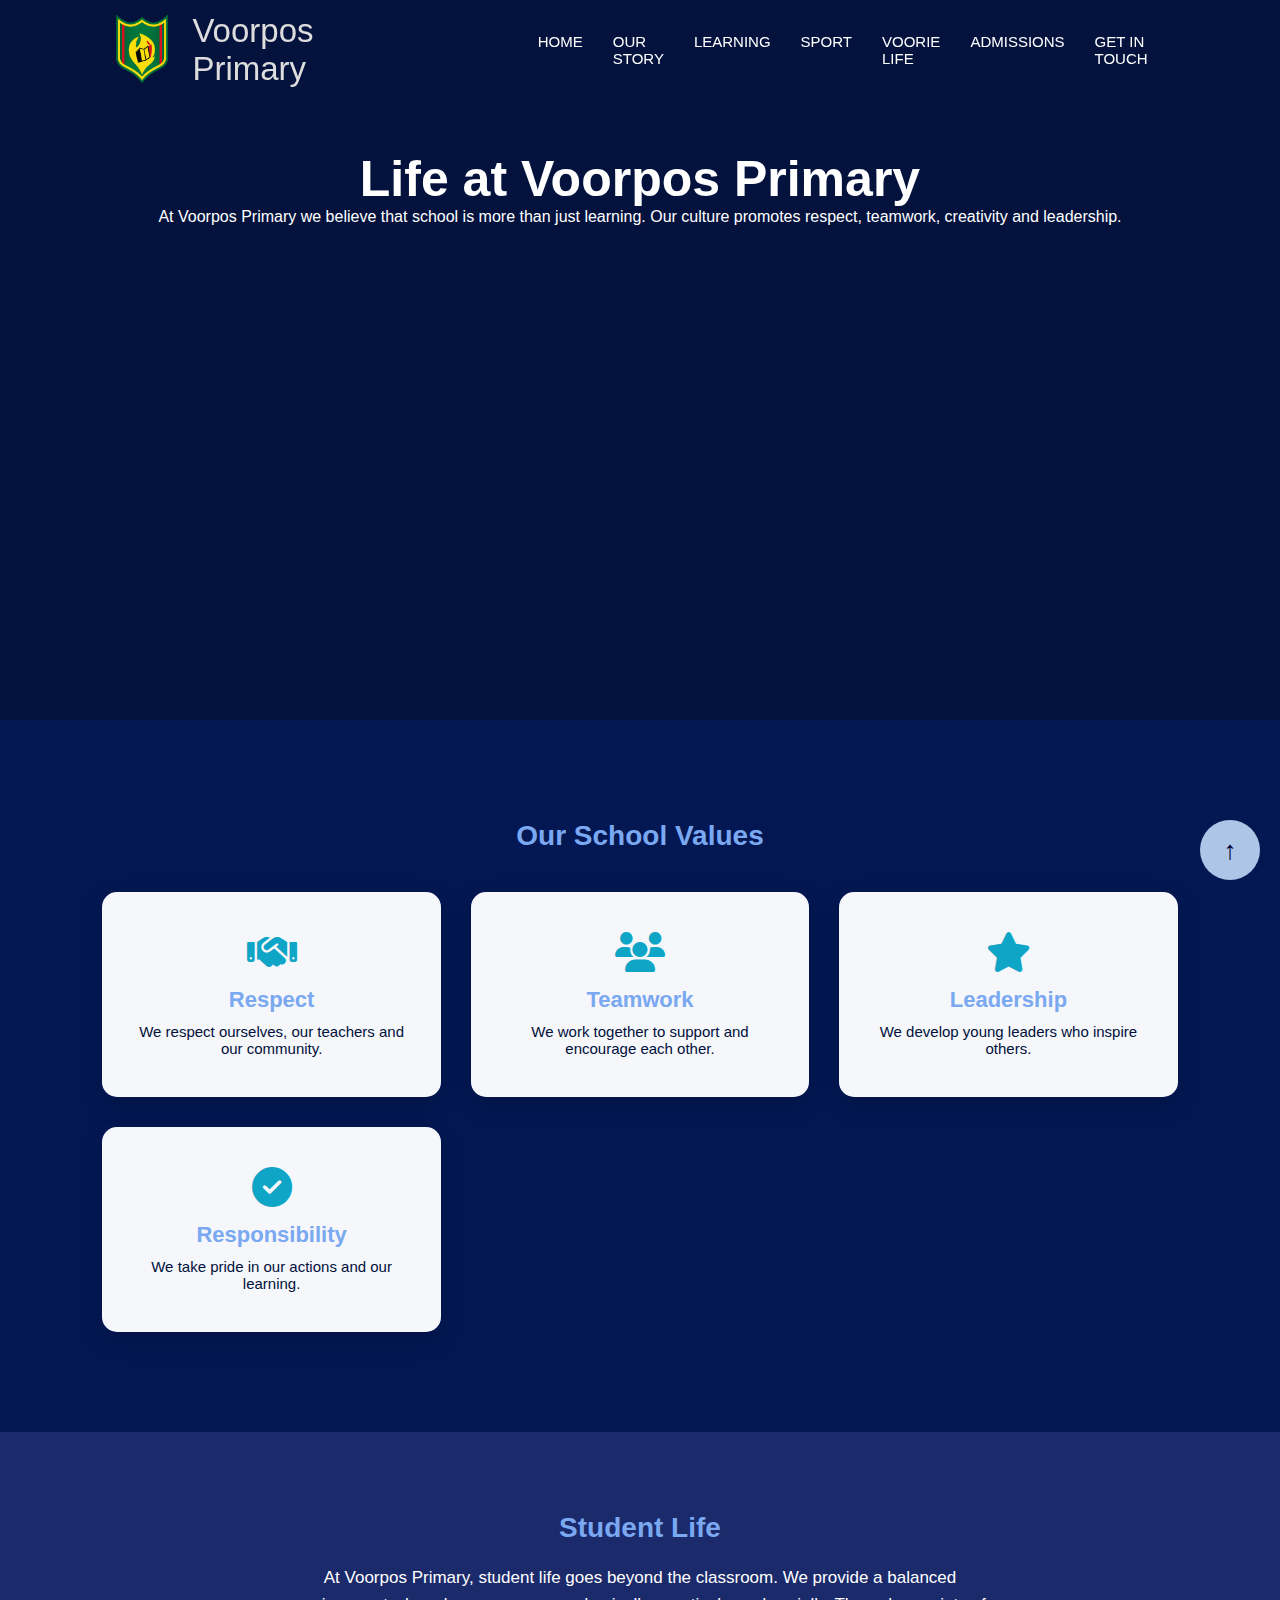
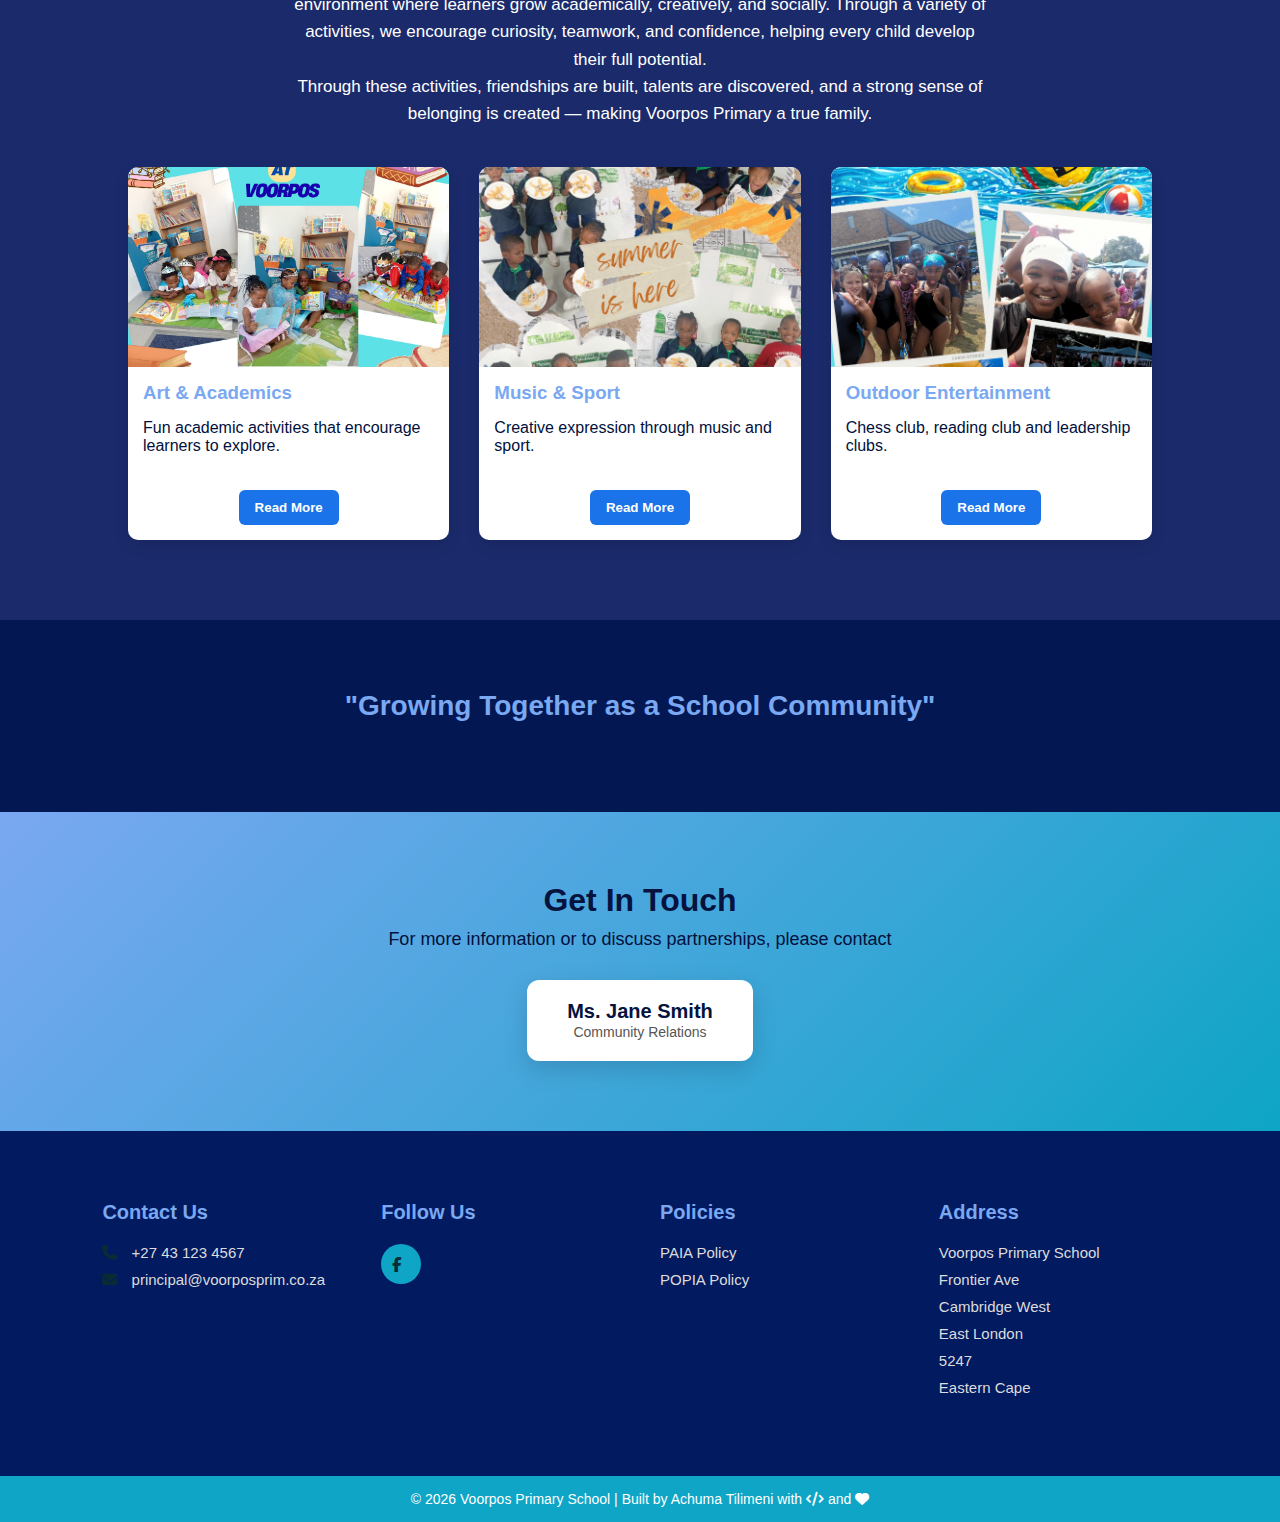
<file: voorieLife.html>
<!DOCTYPE html>
<html lang="en">
<head>
<meta charset="UTF-8">
<meta name="viewport" content="width=device-width, initial-scale=1.0">
<title>Voorie Life | Voorpos Primary</title>
<link rel="icon" type="image/png" href="images/logo.ico">
<link rel="stylesheet" href="styles.css">
<link rel="stylesheet" href="https://cdnjs.cloudflare.com/ajax/libs/font-awesome/6.5.0/css/all.min.css">
</head>
</head>

<body>

<!-- NAVBAR -->
<nav class="navbar">
    <div class="logo-container">
    <img src="images/logo.png" alt="VP Primary Logo" class="school-logo">
    <span class="logo-text">Voorpos Primary</span>
 

    <ul class="nav-links">
      <li><a href="index.html">HOME</a></li>
      <li><a href="ourStory.html">OUR STORY</a></li>
      <li><a href="learning.html">LEARNING</a></li>
      <li><a href="sport.html">SPORT</a></li>
      <li><a href="voorieLife.html">VOORIE LIFE</a></li>
       <li><a href="admissions.html">ADMISSIONS</a></li>
      <li><a href="#contact">GET IN TOUCH</a></li>
    </ul>
     <div class="menu-toggle">
     <i class="fas fa-bars"></i>
   </div>

  </nav>
  <div class="mobile-sidebar" id="sidebar">
  <a href="index.html"><i class="fas fa-home"></i> HOME</a>
  <a href="ourStory.html"><i class="fas fa-book-open"></i> OUR STORY</a>
  <a href="learning.html"><i class="fas fa-graduation-cap"></i> LEARNING</a>
  <a href="sport.html"><i class="fas fa-futbol"></i> SPORT</a>
  <a href="voorieLife.html"><i class="fas fa-users"></i> VOORIE LIFE</a>
  <a href="admissions.html"><i class="fas fa-file-alt"></i> ADMISSIONS</a>
  <a href="#contact"><i class="fas fa-envelope"></i> GET IN TOUCH</a>
</div>
<!-- PAGE HERO -->


<!-- HERO SECTION -->

<section class="culture-hero">

<h1>Life at Voorpos Primary</h1>

<p>
At Voorpos Primary we believe that school is more than just learning.
Our culture promotes respect, teamwork, creativity and leadership.
</p>

</section>

<!-- VALUES SECTION -->

<section class="culture-values">

  <h2>Our School Values</h2>

  <div class="values-grid">

     <div class="value-card">
         <i class="fas fa-handshake"></i>
         <h3>Respect</h3>
         <p>We respect ourselves, our teachers and our community.</p>
     </div>

     <div class="value-card">
         <i class="fas fa-users"></i>
         <h3>Teamwork</h3>
         <p>We work together to support and encourage each other.</p>
     </div>

     <div class="value-card">
         <i class="fas fa-star"></i>
         <h3>Leadership</h3>
         <p>We develop young leaders who inspire others.</p>
     </div>

     <div class="value-card">
         <i class="fas fa-check-circle"></i>
         <h3>Responsibility</h3>
         <p>We take pride in our actions and our learning.</p>
     </div>

  </div>

</section>

<!-- SCHOOL ACTIVITIES -->

<section class="culture-activities">

<h2>Student Life</h2>
<p class="section-intro">
At Voorpos Primary, student life goes beyond the classroom. We provide a balanced environment where learners grow academically, creatively, and socially. Through a variety of activities, we encourage curiosity, teamwork, and confidence, helping every child develop their full potential.<br> Through these activities, friendships are built, talents are discovered, and a strong sense of belonging is created — making Voorpos Primary a true family.
</p>
<div class="activities-grid">

<!-- CARD 1 -->
<div class="activity-card">

<div class="card-slider">
<img class="slide active" src="images/readAloud1.jpg">
<img class="slide" src="images/readAloud2.jpg">
<img class="slide" src="images/sgb2.jpg">
</div>

<h3>Art & Academics</h3>
<p>Fun academic activities that encourage learners to explore.</p>

<button class="read-more-btn"
data-title="Academics"
data-info="Our academic programmes include reading sessions, group learning, competitions, and interactive lessons that help learners build strong foundations and confidence.These include Spelling Bee Letter Day, Reading Day, Career day, etc.">
Read More
</button>

</div>


<!-- CARD 2 -->
<div class="activity-card">

<div class="card-slider">
<img class="slide active" src="images/gradeR.jpg">
<img class="slide" src="images/sgb4.jpg">
<img class="slide" src="images/sgb2.jpg">
</div>

<h3>Music & Sport</h3>
<p>Creative expression through music and sport.</p>

<button class="read-more-btn"
data-title="Music & Sport"
data-info="Learners explore their creativity through singing, field performances, and cultural activities that build confidence and self-expression.These include sport matches & tournament and music festivals.">
Read More
</button>

</div>


<!-- CARD 3 -->
<div class="activity-card">

<div class="card-slider">
<img class="slide active" src="images/sgb4.jpg">
<img class="slide" src="images/sgb2.jpg">
<img class="slide" src="images/sp2.jpg">
</div>

<h3>Outdoor Entertainment</h3>
<p>Chess club, reading club and leadership clubs.</p>

<button class="read-more-btn"
data-title="Outdoor Activities"
data-info="Outdoor entertainment that promote teamwork, leadership, and physical well-being through group challenges, and fun outdoor learning experiences.These include events like SGB Braai, The Big Walk, Water Fun Day, etc.">
Read More
</button>

</div>

</div>

</section>

<!-- QUOTE SECTION -->

<section class="culture-quote">

<h2>"Growing Together as a School Community"</h2>

</section>
<section class="footer-top" id="contact">
  <h2>Get In Touch</h2>
  <p>
    For more information or to discuss partnerships, please contact
  </p>

  <div class="contact-person">
    <h4>Ms. Jane Smith</h4>
    <span>Community Relations</span>
  </div>
</section>

<footer class="main-footer">

  <div class="footer-grid">

    <!-- CONTACT -->
    <div class="footer-column">
      <h3>Contact Us</h3>
      <p><i class="fas fa-phone"></i> +27 43 123 4567</p>
      <p><i class="fas fa-envelope"></i>  principal@voorposprim.co.za</p>
    </div>

    <!-- SOCIAL -->
    <div class="footer-column">
      <h3>Follow Us</h3>
      <div class="social-icons">
        <a href="https://web.facebook.com/voorpos.primary/?_rdc=1&_rdr#"><i class="fab fa-facebook-f"></i></a>
      
      </div>
    </div>

    <!-- POLICIES -->
    <div class="footer-column">
      <h3>Policies</h3>
      <p><a href="#">PAIA Policy</a></p>
      <p><a href="#">POPIA Policy</a></p>
    </div>

    <!-- ADDRESS -->
    <div class="footer-column">
      <h3>Address</h3>
      <p>
       <a href="https://www.google.com/maps/place/Voorpos+Primary+School/@-32.9735358,27.8685126,3a,75y,180h,90t/data=!3m7!1e1!3m5!1srrayjMzC-1R0qzYeAgA7KQ!2e0!6shttps:%2F%2Fstreetviewpixels-pa.googleapis.com%2Fv1%2Fthumbnail%3Fcb_client%3Dmaps_sv.tactile%26w%3D900%26h%3D600%26pitch%3D0%26panoid%3DrrayjMzC-1R0qzYeAgA7KQ%26yaw%3D180!7i16384!8i8192!4m14!1m7!3m6!1s0x1e66e08f8be45e33:0x8b84c487eb4dce5f!2sVoorpos+Primary+School!8m2!3d-32.9740853!4d27.8680502!16s%2Fg%2F1v1m98g8!3m5!1s0x1e66e08f8be45e33:0x8b84c487eb4dce5f!8m2!3d-32.9740853!4d27.8680502!16s%2Fg%2F1v1m98g8?entry=ttu&g_ep=EgoyMDI2MDQyMi4wIKXMDSoASAFQAw%3D%3D" target="_blank">
          Voorpos Primary School
       </a>
     </p>
      <p>Frontier Ave</p>
      <p>Cambridge West</p>
      <p>East London</p>
      <p>5247</p>
      <p>Eastern Cape</p>
    </div>

  </div>

</footer>

<div class="footer-bottom">
  © 2026 Voorpos Primary School | 
  Built by Achuma Tilimeni with
  <i class="fas fa-code"></i> 
  and <i class="fas fa-heart"></i>
</div>
<div class="modal" id="activityModal">

<div class="modal-content">

<span class="close-modal">&times;</span>

<h2 id="modalTitle"></h2>
<p id="modalText"></p>

</div>

</div>
<button id="topBtn">↑</button>
<script>
    document.querySelectorAll(".card-slider").forEach(slider => {

const slides = slider.querySelectorAll(".slide");
let index = 0;

setInterval(() => {

slides[index].classList.remove("active");

index = (index + 1) % slides.length;

slides[index].classList.add("active");

}, 3000);

});
window.addEventListener("scroll", function() {
    const navbar = document.querySelector(".navbar");
    navbar.classList.toggle("scrolled", window.scrollY > 50);
  });
  const modal = document.getElementById("activityModal");
const modalTitle = document.getElementById("modalTitle");
const modalText = document.getElementById("modalText");
const closeModal = document.querySelector(".close-modal");

document.querySelectorAll(".read-more-btn").forEach(button => {

button.addEventListener("click", function(){

modal.style.display = "flex";

modalTitle.textContent = this.getAttribute("data-title");
modalText.textContent = this.getAttribute("data-info");

});

});

closeModal.onclick = function(){
modal.style.display = "none";
};

window.onclick = function(e){
if(e.target === modal){
modal.style.display = "none";
}
};
const topBtn = document.getElementById("topBtn");

window.onscroll = () => {
topBtn.style.display = window.scrollY > 200 ? "block" : "none";
};

topBtn.onclick = () => {
window.scrollTo({top:0, behavior:"smooth"});
};
const menuToggle = document.querySelector(".menu-toggle");
const sidebar = document.getElementById("sidebar");

if (menuToggle && sidebar) {
  menuToggle.addEventListener("click", () => {
    sidebar.classList.toggle("active");
  });
}
</script>

</body>
</html>
</file>
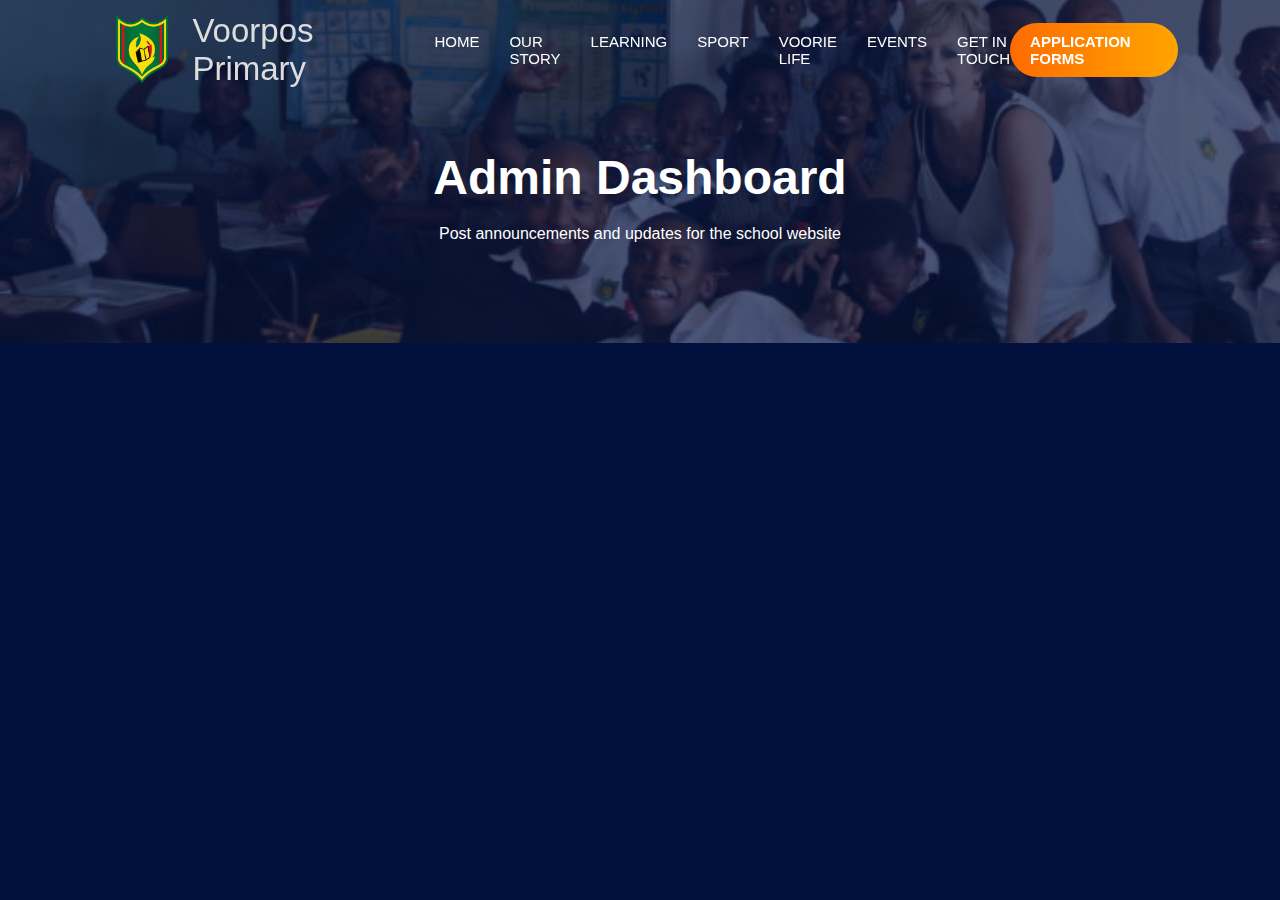
<file: frontend/admin.html>
<!DOCTYPE html>
<html lang="en">
<head>
<meta charset="UTF-8">
<title>Admin Dashboard | Voorpos Primary</title>
<link rel="stylesheet" href="styles.css">
</head>

<body>

<nav class="navbar">
    <div class="logo-container">
  <img src="images/logo.png" alt="VP Primary Logo" class="school-logo">
  <span class="logo-text">Voorpos Primary</span>
</div>

    <ul class="nav-links">
      <li><a href="index.html">HOME</a></li>
      <li><a href="#history">OUR STORY</a></li>
      <li><a href="learning.html">LEARNING</a></li>
      <li><a href="#sports">SPORT</a></li>
      <li><a href="#voorie">VOORIE LIFE</a></li>
      <li><a href="#spo">EVENTS</a></li>
      <li><a href="#contact">GET IN TOUCH</a></li>
    </ul>

    <a href="#contact" class="login-btn">APPLICATION FORMS</a>
  </nav>
  <section class="page-hero">
  <div class="page-hero-content">
    <h1>Admin Dashboard</h1>
<p>Post announcements and updates for the school website</p>
  </div>
</section>

<!-- ADMIN HEADER -->




<!-- ADMIN PANEL -->


</body>
</html>
</file>
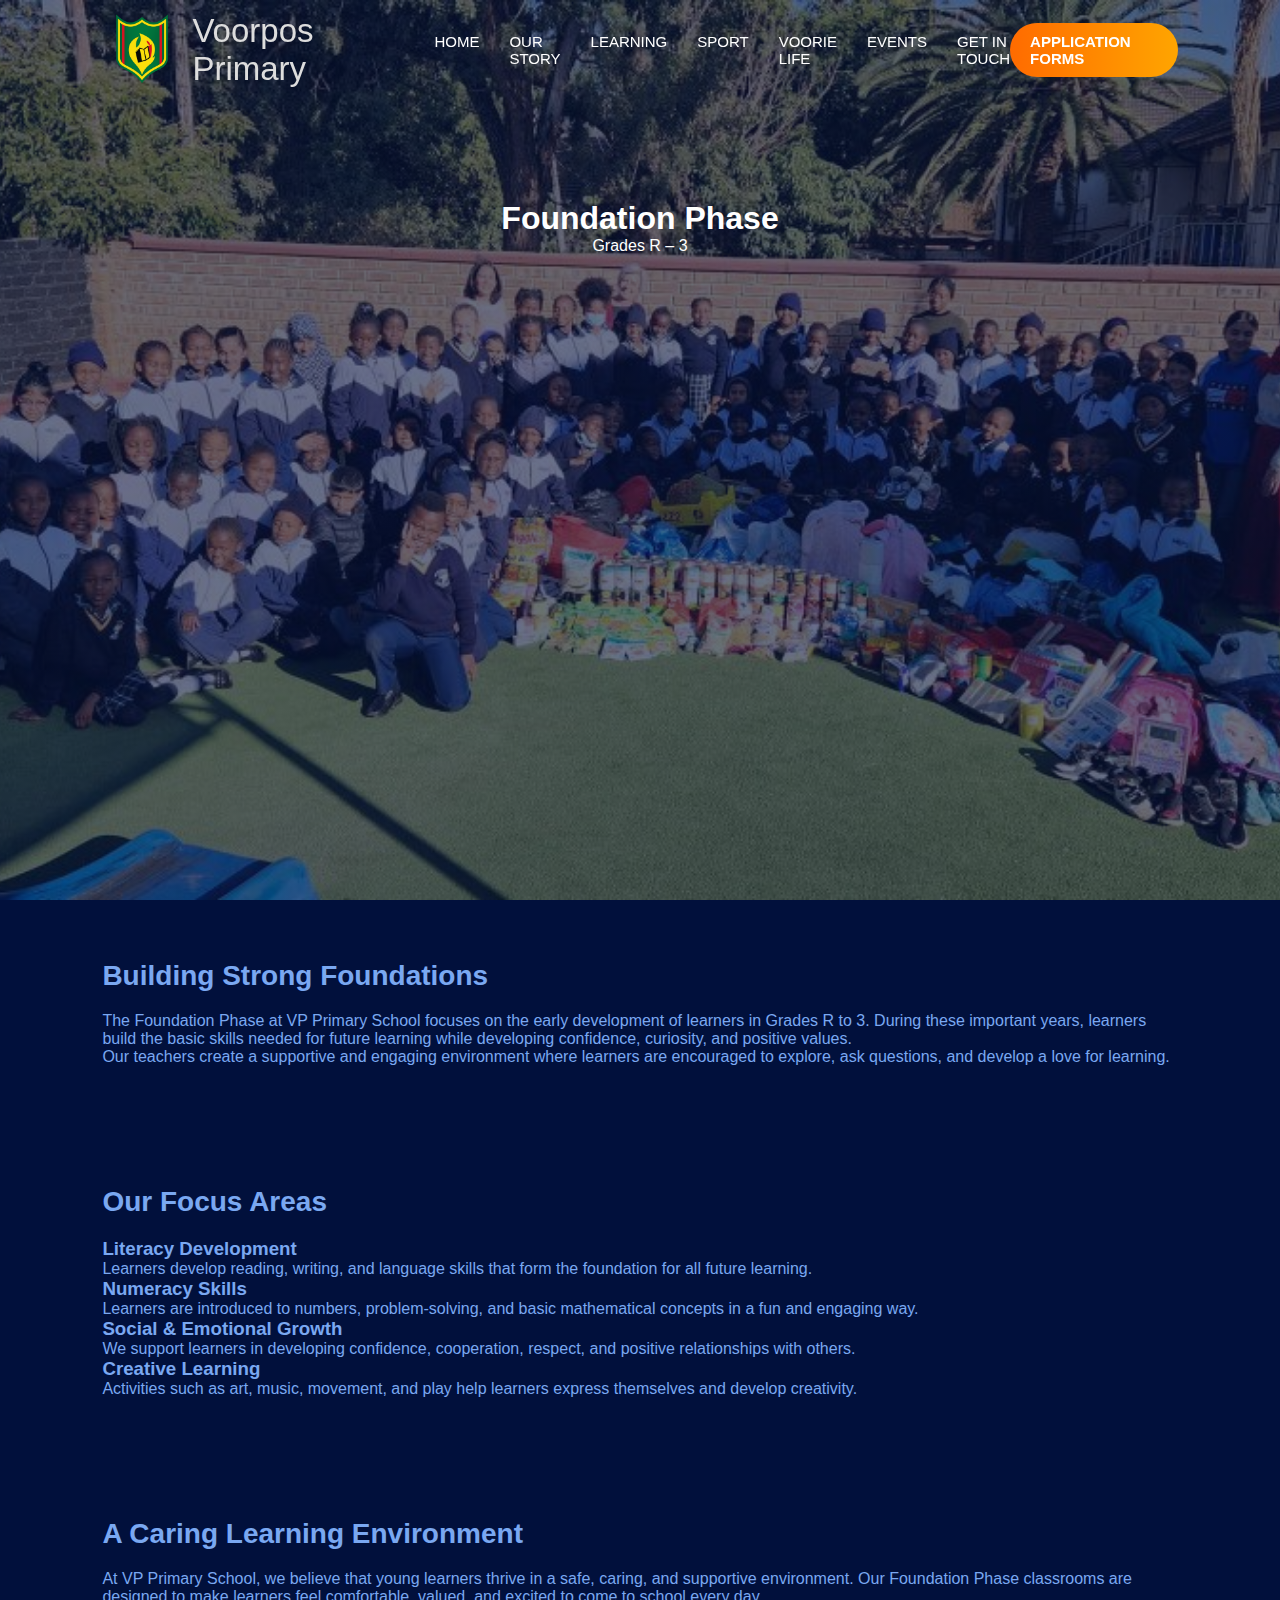
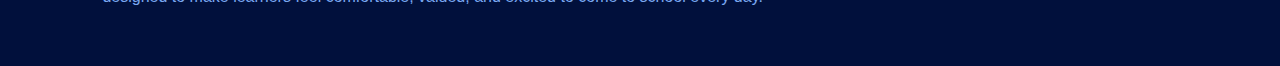
<file: frontend/foundation.html>
<!DOCTYPE html>
<html lang="en">
<head>
<meta charset="UTF-8">
<meta name="viewport" content="width=device-width, initial-scale=1.0">
<title>Foundation Phase | VP Primary School</title>
<link rel="stylesheet" href="styles.css">
</head>

<body>
  <nav class="navbar">
    <div class="logo-container">
  <img src="images/logo.png" alt="VP Primary Logo" class="school-logo">
  <span class="logo-text">Voorpos Primary</span>
</div>

    <ul class="nav-links">
      <li><a href="index.html">HOME</a></li>
      <li><a href="#history">OUR STORY</a></li>
      <li><a href="learning.html">LEARNING</a></li>
      <li><a href="#sports">SPORT</a></li>
      <li><a href="#voorie">VOORIE LIFE</a></li>
      <li><a href="#spo">EVENTS</a></li>
      <li><a href="#contact">GET IN TOUCH</a></li>
    </ul>

    <a href="#contact" class="login-btn">APPLICATION FORMS</a>
  </nav>
<!-- PAGE HERO -->
<section class="foundation">
  <div class="foundation-content">
    <h1>Foundation Phase</h1>
    <p>Grades R – 3</p>
  </div>
</section>



<section class="foundation-intro">
  <div class="container">
    <h2>Building Strong Foundations</h2>
    <p>
      The Foundation Phase at VP Primary School focuses on the early development of learners 
      in Grades R to 3. During these important years, learners build the basic skills needed 
      for future learning while developing confidence, curiosity, and positive values.
    </p>
    <p>
      Our teachers create a supportive and engaging environment where learners are encouraged 
      to explore, ask questions, and develop a love for learning.
    </p>
  </div>
</section>


<section class="foundation-focus">
  <div class="container">

    <h2>Our Focus Areas</h2>

    <div class="focus-grid">

      <div class="focus-card">
        <h3>Literacy Development</h3>
        <p>
          Learners develop reading, writing, and language skills that form the foundation 
          for all future learning.
        </p>
      </div>

      <div class="focus-card">
        <h3>Numeracy Skills</h3>
        <p>
          Learners are introduced to numbers, problem-solving, and basic mathematical concepts 
          in a fun and engaging way.
        </p>
      </div>

      <div class="focus-card">
        <h3>Social & Emotional Growth</h3>
        <p>
          We support learners in developing confidence, cooperation, respect, and positive 
          relationships with others.
        </p>
      </div>

      <div class="focus-card">
        <h3>Creative Learning</h3>
        <p>
          Activities such as art, music, movement, and play help learners express themselves 
          and develop creativity.
        </p>
      </div>

    </div>

  </div>
</section>


<section class="foundation-environment">
  <div class="container">
    <h2>A Caring Learning Environment</h2>
    <p>
      At VP Primary School, we believe that young learners thrive in a safe, caring, 
      and supportive environment. Our Foundation Phase classrooms are designed to make 
      learners feel comfortable, valued, and excited to come to school every day.
    </p>
  </div>
</section>
<script> window.addEventListener("scroll", function() {
    const navbar = document.querySelector(".navbar");
    navbar.classList.toggle("scrolled", window.scrollY > 50);
  });</script>
</body>
</html>
</file>
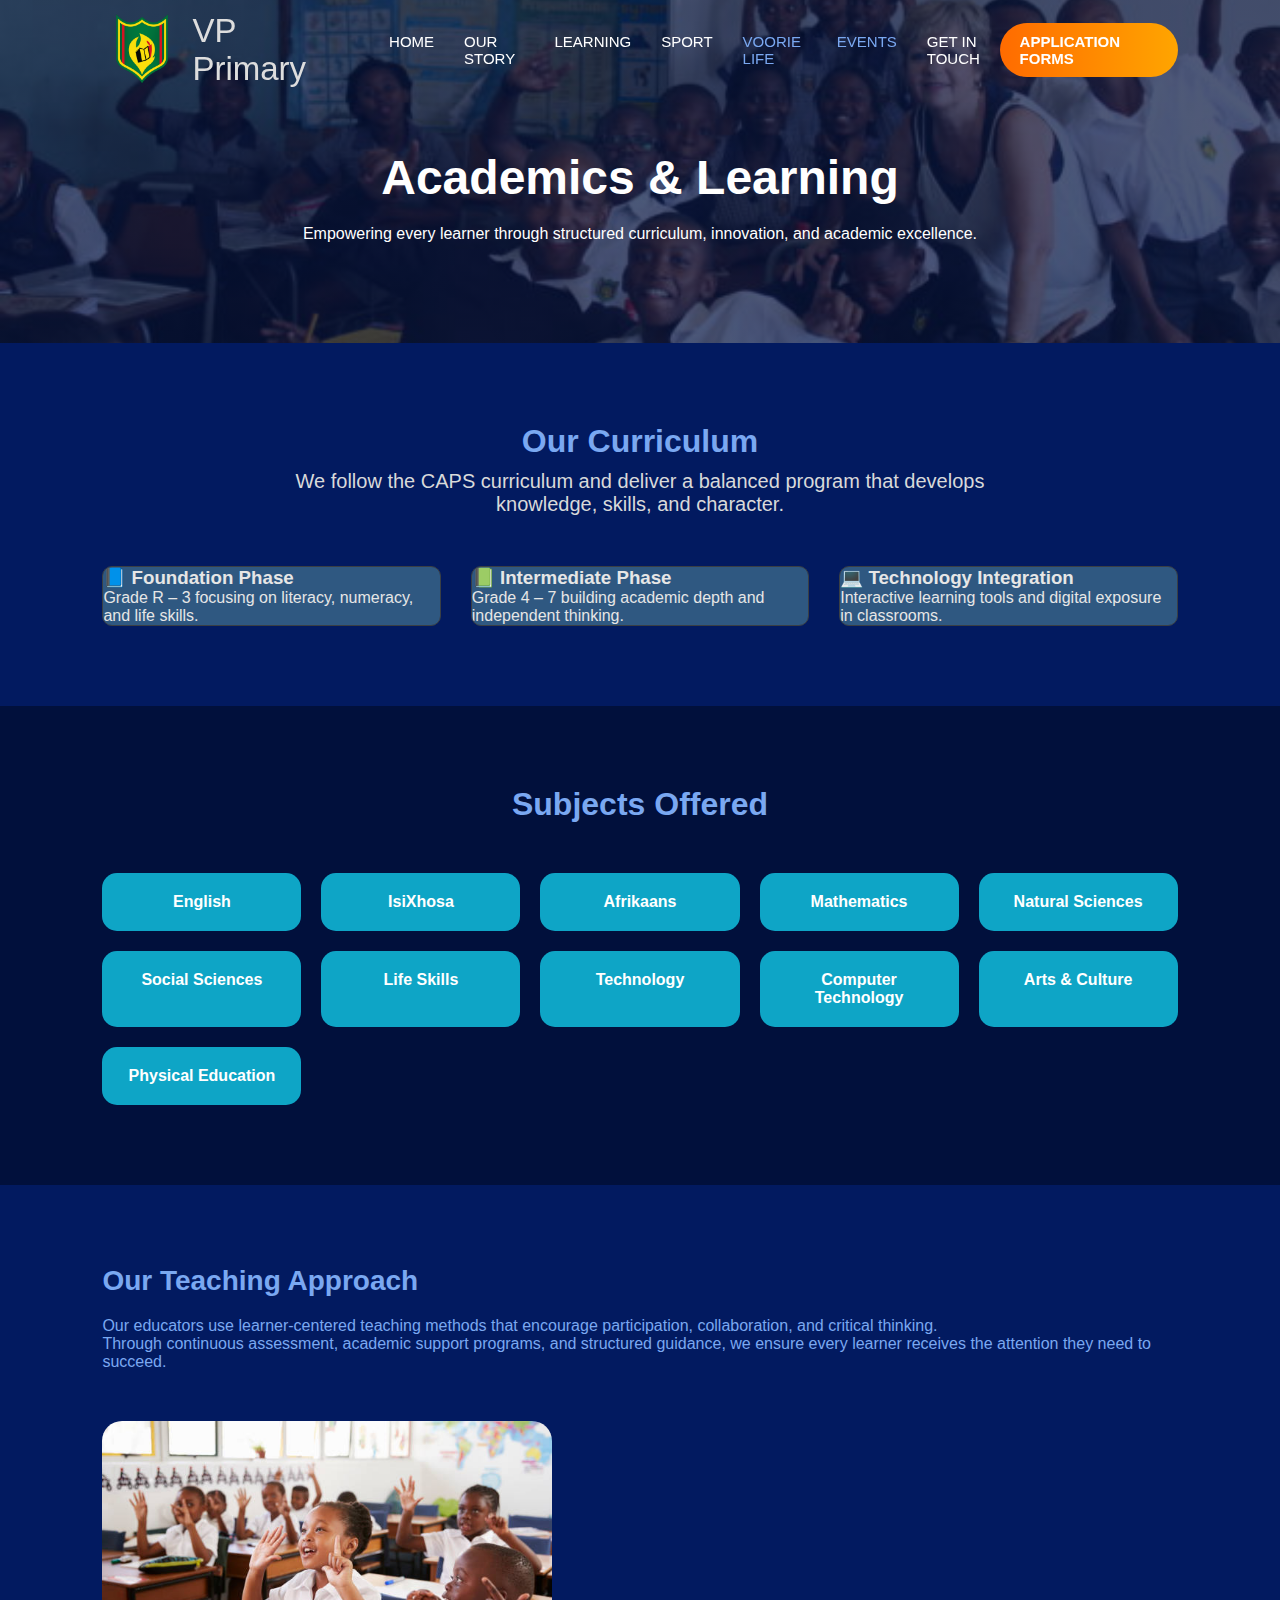
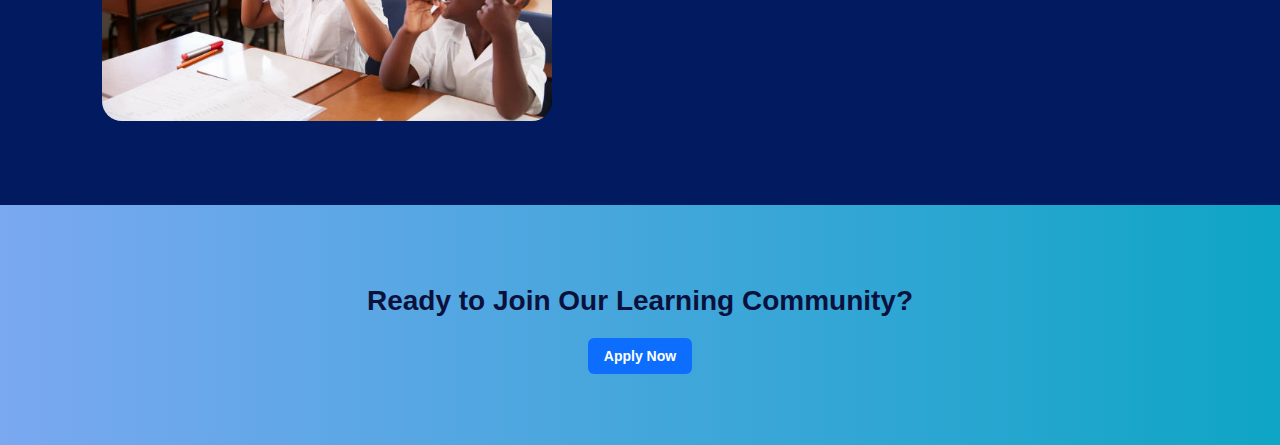
<file: frontend/learning.html>
<!DOCTYPE html>
<html lang="en">
<head>
  <meta charset="UTF-8">
  <title>Academics | VP Primary School</title>
  <link rel="stylesheet" href="styles.css">
</head>
<body>
  <nav class="navbar">
    <div class="logo-container">
  <img src="images/logo.png" alt="VP Primary Logo" class="school-logo">
  <span class="logo-text">VP Primary</span>
</div>

    <ul class="nav-links">
      <li><a href="index.html">HOME</a></li>
      <li><a href="#history">OUR STORY</a></li>
      <li><a href="learning.html">LEARNING</a></li>
      <li><a href="#sports">SPORT</a></li>
      <li><a href="#sports"></a>VOORIE LIFE</li>
      <li><a href="#sports"></a>EVENTS</li>
      <li><a href="#contact">GET IN TOUCH</a></li>
    </ul>

    <a href="#contact" class="login-btn">APPLICATION FORMS</a>
  </nav>
<!-- PAGE HERO -->
<section class="page-hero">
  <div class="page-hero-content">
    <h1>Academics & Learning</h1>
    <p>
      Empowering every learner through structured curriculum,
      innovation, and academic excellence.
    </p>
  </div>
</section>

<!-- CURRICULUM OVERVIEW -->
<section class="academics-overview">
  <div class="section-header">
    <h2>Our Curriculum</h2>
    <p>
      We follow the CAPS curriculum and deliver a balanced program
      that develops knowledge, skills, and character.
    </p>
  </div>

  <div class="overview-grid">
    <div class="overview-card">
  <h3>📘 Foundation Phase</h3>
  <p class="preview">
    Grade R – 3 focusing on literacy, numeracy, and life skills.
  </p>

  <div class="more-text">
    <p>
      Our Foundation Phase builds strong reading, writing, and mathematics
      skills while developing creativity, confidence, and social awareness.
      Learners are guided through structured play-based and formal learning
      methods aligned with the CAPS curriculum.
    </p>
  </div>

 
</div>


<div class="overview-card">
  <h3>📗 Intermediate Phase</h3>
  <p class="preview">
    Grade 4 – 7 building academic depth and independent thinking.
  </p>

  <div class="more-text">
    <p>
      Learners transition into more structured subject-based learning.
      Emphasis is placed on critical thinking, research skills, problem-solving,
      and preparation for secondary school academic expectations.
    </p>
  </div>

  
</div>


<div class="overview-card">
  <h3>💻 Technology Integration</h3>
  <p class="preview">
    Interactive learning tools and digital exposure in classrooms.
  </p>

  <div class="more-text">
    <p>
      Our classrooms integrate technology through smart tools, digital
      research, and guided online learning platforms to ensure learners
      are prepared for a modern, technology-driven world.
    </p>
  </div>

 
</div>
  </div>
</section>

<!-- SUBJECTS OFFERED -->
<section class="subjects">
  <div class="section-header">
    <h2>Subjects Offered</h2>
  </div>

  <div class="subjects-grid">
    <div class="subject-card">English</div>
    <div class="subject-card">IsiXhosa</div>
    <div class="subject-card">Afrikaans</div>
    <div class="subject-card">Mathematics</div>
    <div class="subject-card">Natural Sciences</div>
    <div class="subject-card">Social Sciences</div>
    <div class="subject-card">Life Skills</div>
    <div class="subject-card">Technology</div>
    <div class="subject-card">Computer Technology</div>
    <div class="subject-card">Arts & Culture</div>
    <div class="subject-card">Physical Education</div>
  </div>
</section>

<!-- TEACHING APPROACH -->
<section class="teaching-approach">
  <div class="approach-container">
    <div class="approach-text">
      <h2>Our Teaching Approach</h2>
      <p>
        Our educators use learner-centered teaching methods that
        encourage participation, collaboration, and critical thinking.
      </p>
      <p>
        Through continuous assessment, academic support programs,
        and structured guidance, we ensure every learner receives
        the attention they need to succeed.
      </p>
    </div>

    <div class="approach-image">
      <img src="images/clssrm.jpg" alt="Classroom">
    </div>
  </div>
</section>

<!-- CALL TO ACTION -->
<section class="academic-cta">
  <h2>Ready to Join Our Learning Community?</h2>
  <a href="contact.html" class="btn-primary">Apply Now</a>
</section>

  <script>
  window.addEventListener("scroll", function() {
    const navbar = document.querySelector(".navbar");
    navbar.classList.toggle("scrolled", window.scrollY > 50);
  });
  document.querySelectorAll(".image-slider").forEach(slider => {
  const slides = slider.querySelectorAll(".slide");
  let index = 0;

  setInterval(() => {
    slides[index].classList.remove("active");
    index = (index + 1) % slides.length;
    slides[index].classList.add("active");
  }, 5000); // Change every 3 seconds
});
</script>
</body>
</html>
</file>
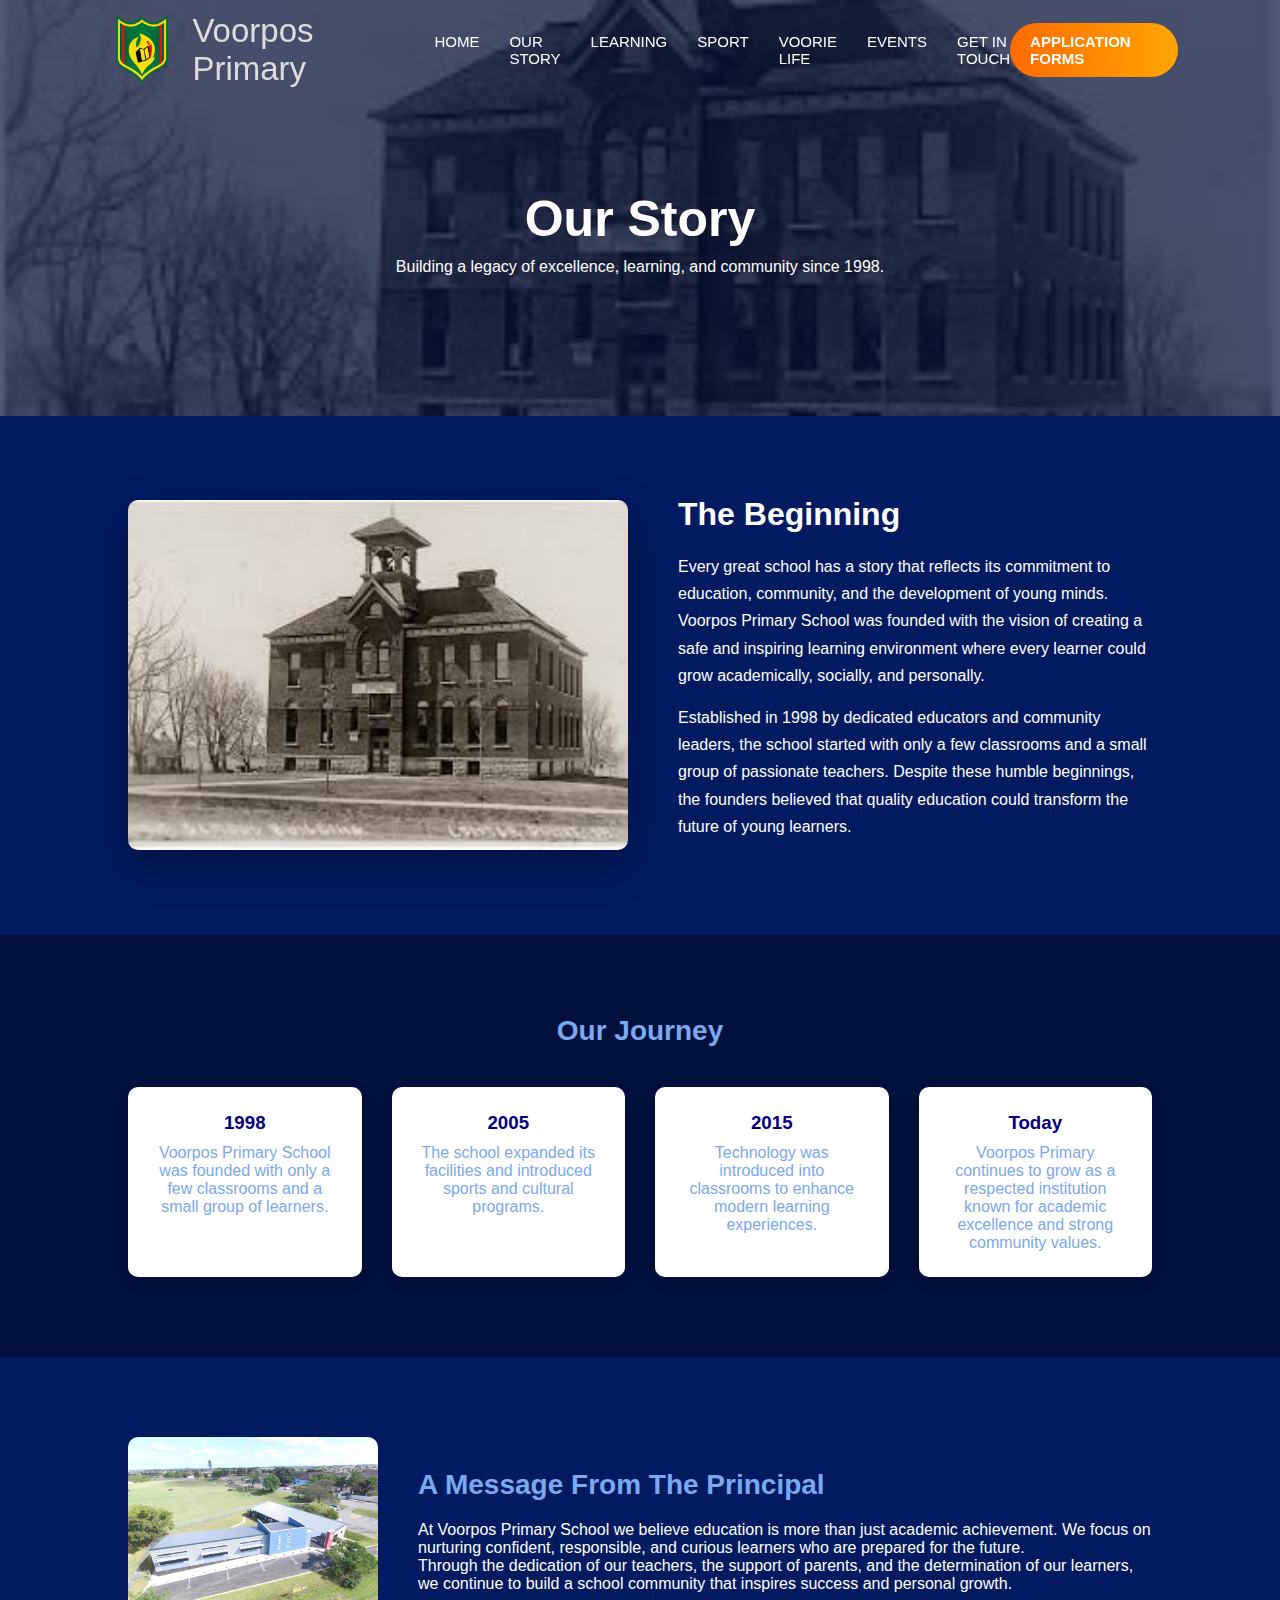
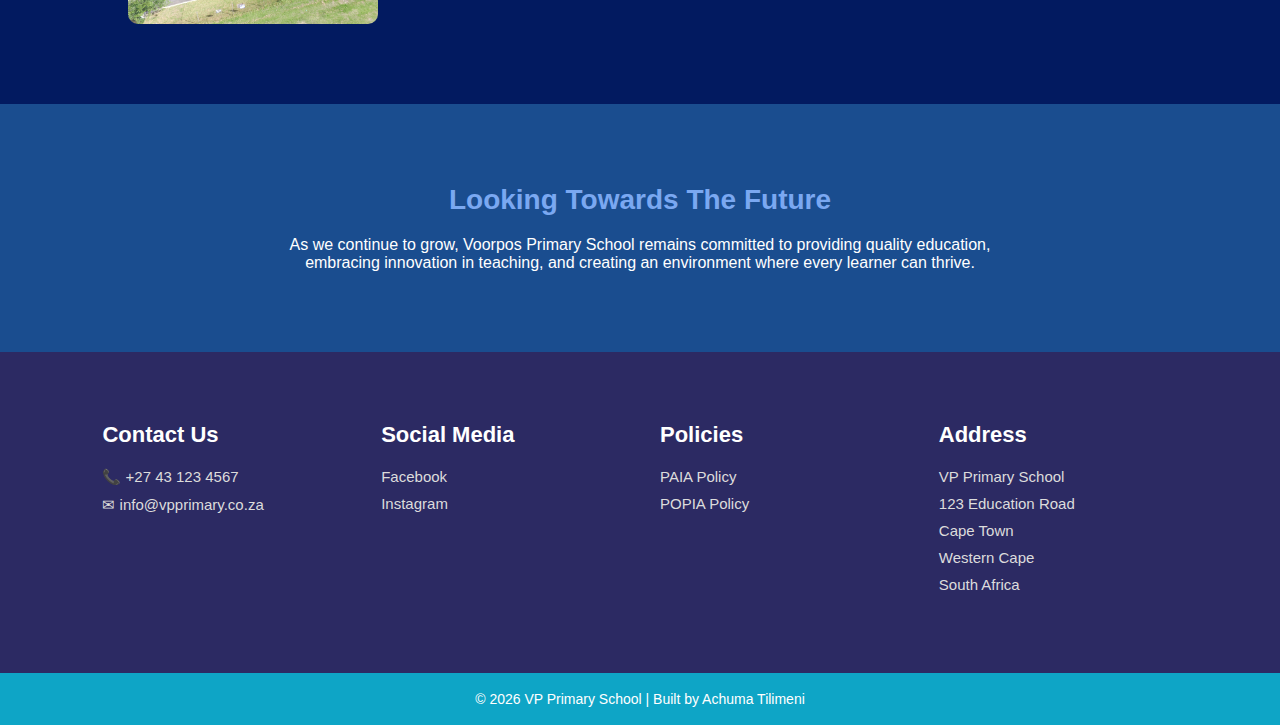
<file: frontend/ourStory.html>
<!DOCTYPE html>
<html lang="en">
<head>
  <meta charset="UTF-8" />
  <meta name="viewport" content="width=device-width, initial-scale=1.0"/>
  <title>VP Primary School Story</title>
  <link rel="stylesheet" href="styles.css">
</head>

<body>
<nav class="navbar">
    <div class="logo-container">
  <img src="images/logo.png" alt="VP Primary Logo" class="school-logo">
  <span class="logo-text">Voorpos Primary</span>
</div>

    <ul class="nav-links">
      <li><a href="index.html">HOME</a></li>
      <li><a href="#history">OUR STORY</a></li>
      <li><a href="learning.html">LEARNING</a></li>
      <li><a href="#sports">SPORT</a></li>
      <li><a href="#voorie">VOORIE LIFE</a></li>
      <li><a href="#spo">EVENTS</a></li>
      <li><a href="#contact">GET IN TOUCH</a></li>
    </ul>

    <a href="#contact" class="login-btn">APPLICATION FORMS</a>
  </nav>
<!-- HERO SECTION -->
<section class="story-hero">
  <div class="story-overlay">
    <h1>Our Story</h1>
    <p>Building a legacy of excellence, learning, and community since 1998.</p>
  </div>
</section>


<!-- INTRO SECTION -->
<section class="story-intro">

  <div class="story-container">

    <div class="story-images">

      <div class="image-slider">
        <img src="images/OLDSCHL.jpg" class="slide active">
        <img src="images/NEWSCHL.jpg" class="slide">
        <img src="images/rftp.png" class="slide">
      </div>

    </div>


    <div class="story-text">

      <h2>The Beginning</h2>

      <p>
        Every great school has a story that reflects its commitment to education,
        community, and the development of young minds. Voorpos Primary School was
        founded with the vision of creating a safe and inspiring learning
        environment where every learner could grow academically, socially,
        and personally.
      </p>

      <p>
        Established in 1998 by dedicated educators and community leaders,
        the school started with only a few classrooms and a small group
        of passionate teachers. Despite these humble beginnings,
        the founders believed that quality education could transform
        the future of young learners.
      </p>

    </div>

  </div>

</section>



<!-- SCHOOL JOURNEY TIMELINE -->

<section class="story-timeline">

<h2>Our Journey</h2>

<div class="timeline">

<div class="timeline-item">
<h3>1998</h3>
<p>Voorpos Primary School was founded with only a few classrooms and a small group of learners.</p>
</div>

<div class="timeline-item">
<h3>2005</h3>
<p>The school expanded its facilities and introduced sports and cultural programs.</p>
</div>

<div class="timeline-item">
<h3>2015</h3>
<p>Technology was introduced into classrooms to enhance modern learning experiences.</p>
</div>

<div class="timeline-item">
<h3>Today</h3>
<p>Voorpos Primary continues to grow as a respected institution known for academic excellence and strong community values.</p>
</div>

</div>

</section>



<!-- PRINCIPAL MESSAGE -->

<section class="principal-message">

<div class="principal-container">

<img src="images/voorie2.jpg" alt="Principal">

<div>

<h2>A Message From The Principal</h2>

<p>
At Voorpos Primary School we believe education is more than just academic
achievement. We focus on nurturing confident, responsible, and curious
learners who are prepared for the future.
</p>

<p>
Through the dedication of our teachers, the support of parents,
and the determination of our learners, we continue to build a school
community that inspires success and personal growth.
</p>

</div>

</div>

</section>



<!-- FUTURE SECTION -->

<section class="future-section">

<h2>Looking Towards The Future</h2>

<p>
As we continue to grow, Voorpos Primary School remains committed to providing
quality education, embracing innovation in teaching, and creating an
environment where every learner can thrive.
</p>

</section>

<script>
     window.addEventListener("scroll", function() {
    const navbar = document.querySelector(".navbar");
    navbar.classList.toggle("scrolled", window.scrollY > 50);
  });
</script>
</body>
<footer class="main-footer">

  <div class="footer-grid">

    <!-- CONTACT -->
    <div class="footer-column">
      <h3>Contact Us</h3>
      <p>📞 +27 43 123 4567</p>
      <p>✉ info@vpprimary.co.za</p>
    </div>

    <!-- SOCIAL -->
    <div class="footer-column">
      <h3>Social Media</h3>
      <p>Facebook</p>
      <p>Instagram</p>
    </div>

    <!-- POLICIES -->
    <div class="footer-column">
      <h3>Policies</h3>
      <p>PAIA Policy</p>
      <p>POPIA Policy</p>
    </div>

    <!-- ADDRESS -->
    <div class="footer-column">
      <h3>Address</h3>
      <p>VP Primary School</p>
      <p>123 Education Road</p>
      <p>Cape Town</p>
      <p>Western Cape</p>
      <p>South Africa</p>
    </div>

  </div>

</footer>

<!-- COPYRIGHT BAR -->
<div class="footer-bottom">
  © 2026 VP Primary School | Built by Achuma Tilimeni
</div>
</html>
</file>
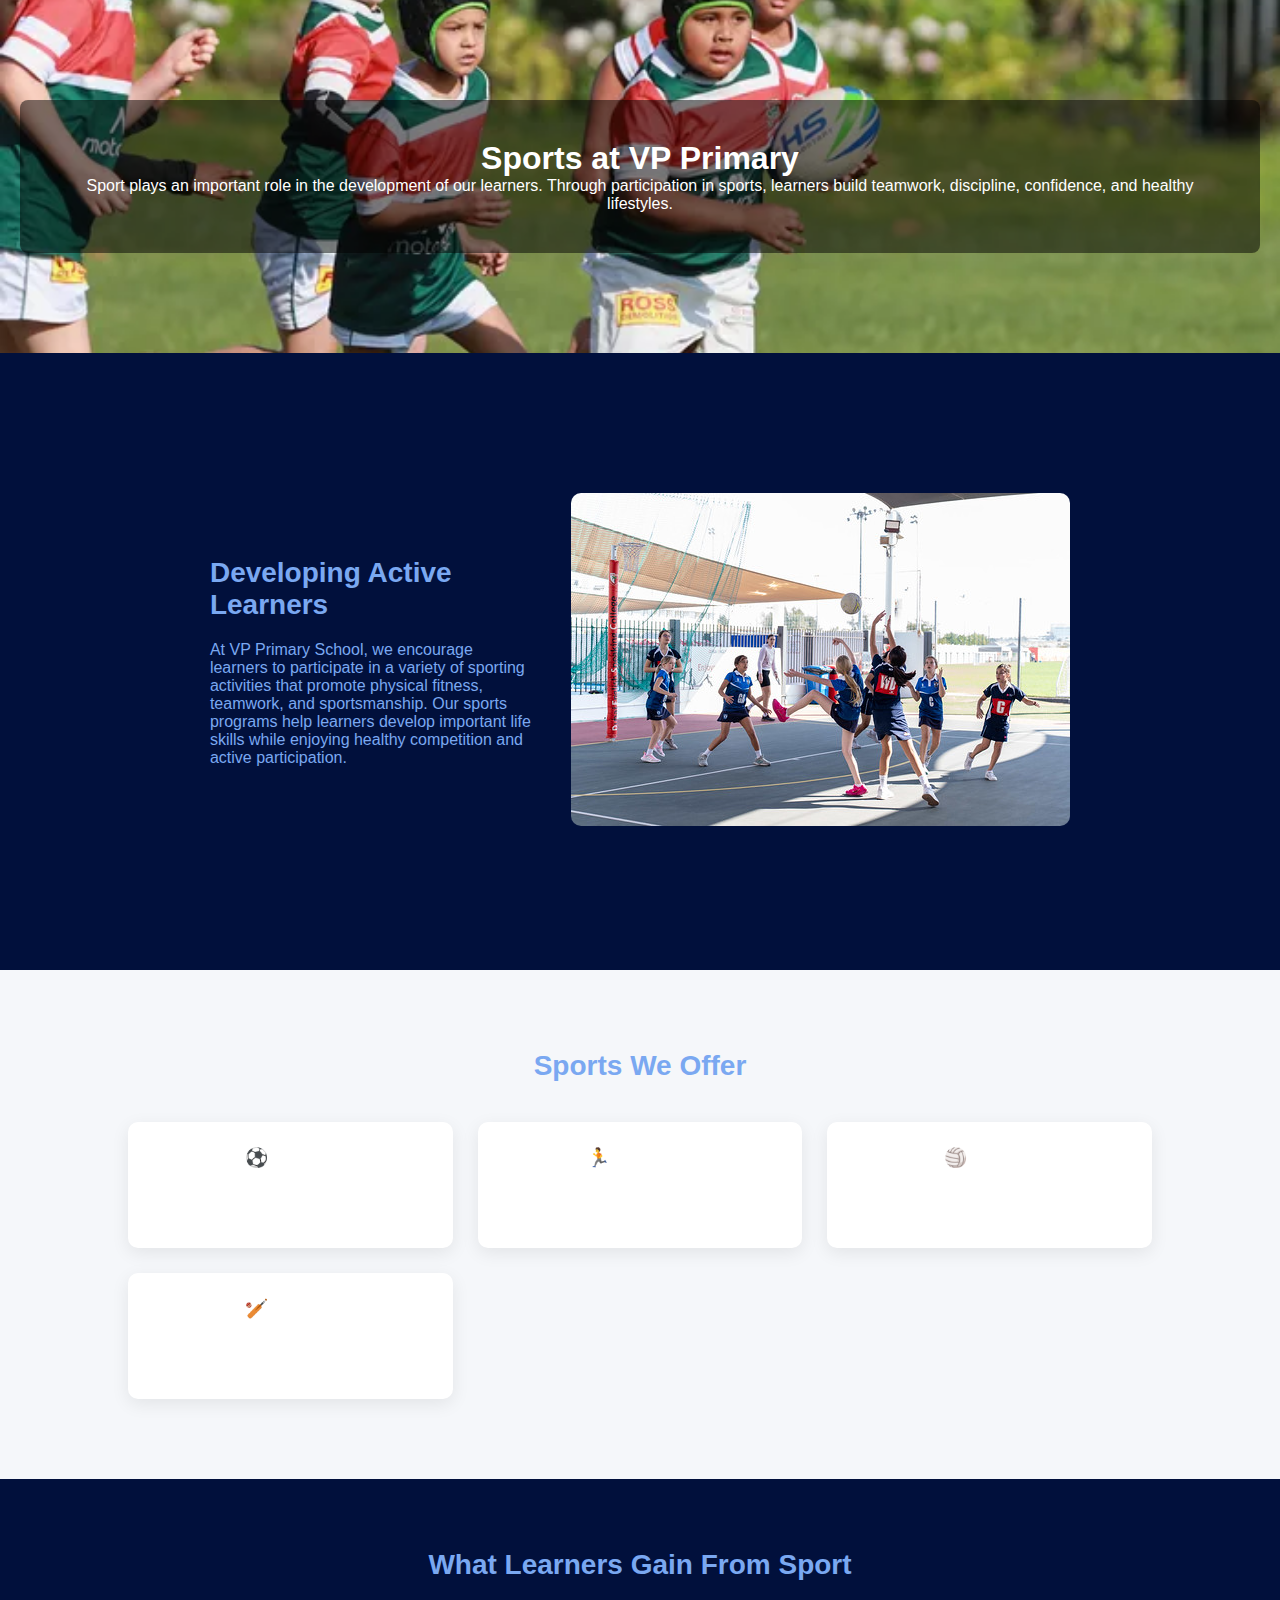
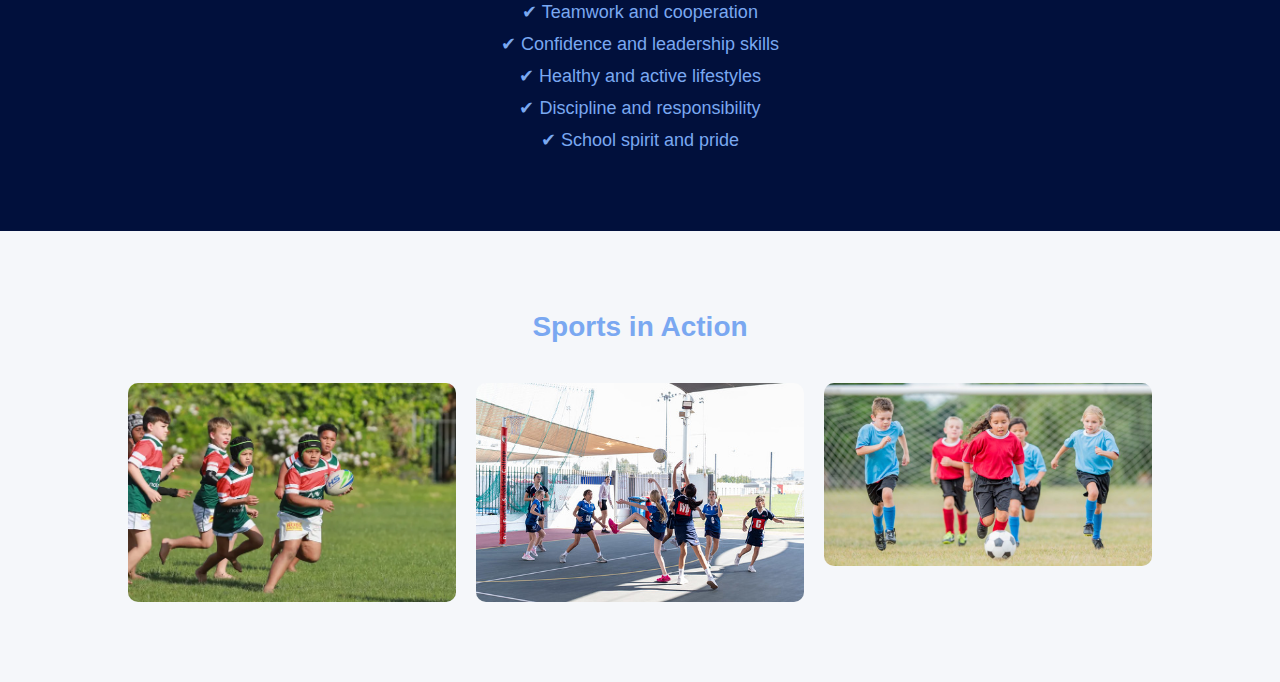
<file: frontend/sport.html>
<!DOCTYPE html>
<html lang="en">
<head>
<meta charset="UTF-8">
<meta name="viewport" content="width=device-width, initial-scale=1.0">
<title>Sports | VP Primary School</title>
<link rel="stylesheet" href="styles.css">
</head>

<body>

<!-- HERO SECTION -->
<section class="sports-hero">
  <div class="hero-content">
    <h1>Sports at VP Primary</h1>
    <p>
      Sport plays an important role in the development of our learners.
      Through participation in sports, learners build teamwork,
      discipline, confidence, and healthy lifestyles.
    </p>
  </div>
</section>


<!-- SPORTS INTRO -->
<section class="sports-intro">

  <div class="sports-container">

    <div class="sports-text">
      <h2>Developing Active Learners</h2>
      <p>
        At VP Primary School, we encourage learners to participate in
        a variety of sporting activities that promote physical fitness,
        teamwork, and sportsmanship. Our sports programs help learners
        develop important life skills while enjoying healthy competition
        and active participation.
      </p>
    </div>

    <div class="sports-image">
      <img src="images/sp2.jpg" alt="School Sports">
    </div>

  </div>

</section>


<!-- SPORTS OFFERED -->
<section class="sports-section">

<h2 class="section-title">Sports We Offer</h2>

<div class="sports-grid">

<div class="sport-card">
<h3>⚽ Soccer</h3>
<p>Develop teamwork, coordination, and strategic thinking through our school soccer teams.</p>
</div>

<div class="sport-card">
<h3>🏃 Athletics</h3>
<p>Learners participate in running, jumping, and field events that promote fitness and determination.</p>
</div>

<div class="sport-card">
<h3>🏐 Netball</h3>
<p>Netball helps learners develop agility, teamwork, and strong communication skills.</p>
</div>

<div class="sport-card">
<h3>🏏 Cricket</h3>
<p>Cricket encourages patience, teamwork, and focus while building sporting discipline.</p>
</div>

</div>

</section>


<!-- VALUES -->
<section class="sports-values">

<h2>What Learners Gain From Sport</h2>

<ul class="values-list">
<li>✔ Teamwork and cooperation</li>
<li>✔ Confidence and leadership skills</li>
<li>✔ Healthy and active lifestyles</li>
<li>✔ Discipline and responsibility</li>
<li>✔ School spirit and pride</li>
</ul>

</section>


<!-- SPORTS GALLERY -->
<section class="sports-gallery">

<h2 class="section-title">Sports in Action</h2>

<div class="gallery-grid">

<img src="images/sp.webp">
<img src="images/sp2.jpg">
<img src="images/pe.jpg">

</div>

</section>

</body>
</html>
</file>
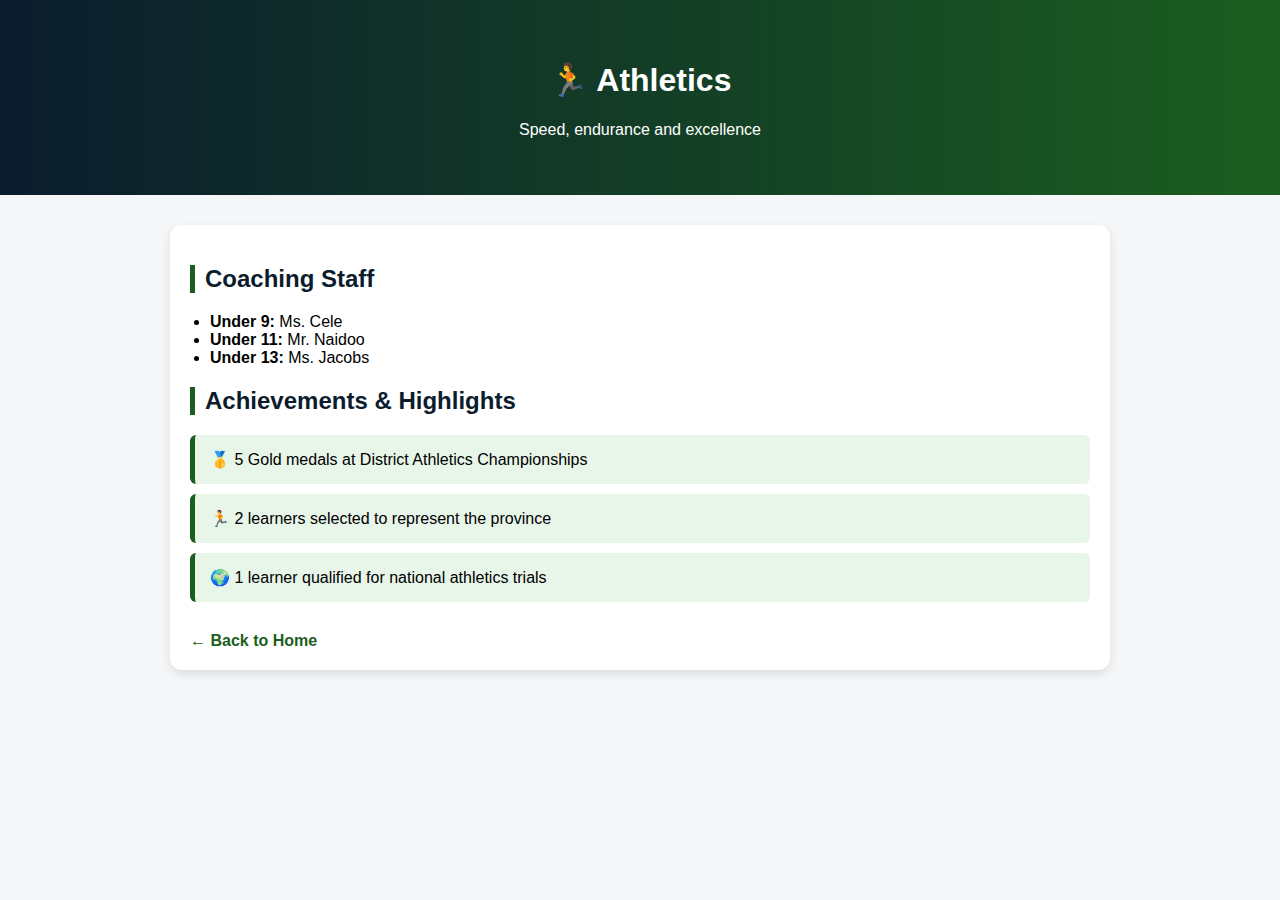
<file: sports/athletcs.html>
<!DOCTYPE html>
<html lang="en">
<head>
  <meta charset="UTF-8" />
  <meta name="viewport" content="width=device-width, initial-scale=1.0"/>
  <title>Athletics | Primary School</title>

  <style>
    body {
      margin: 0;
      font-family: Arial, Helvetica, sans-serif;
      background: #f4f6f8;
    }

    header {
      background: linear-gradient(90deg, #0b1c2d, #1b5e20);
      color: white;
      text-align: center;
      padding: 40px 20px;
    }

    main {
      max-width: 900px;
      margin: 30px auto;
      padding: 20px;
      background: white;
      border-radius: 12px;
      box-shadow: 0 4px 10px rgba(0,0,0,0.1);
    }

    h2 {
      color: #0b1c2d;
      border-left: 5px solid #1b5e20;
      padding-left: 10px;
    }

    ul {
      padding-left: 20px;
    }

    .achievement {
      background: #e8f5e9;
      padding: 15px;
      border-left: 5px solid #1b5e20;
      border-radius: 6px;
      margin-bottom: 10px;
    }

    a.back {
      display: inline-block;
      margin-top: 20px;
      text-decoration: none;
      color: #1b5e20;
      font-weight: bold;
    }
  </style>
</head>

<body>

<header>
  <h1>🏃 Athletics</h1>
  <p>Speed, endurance and excellence</p>
</header>

<main>

  <h2>Coaching Staff</h2>
  <ul>
    <li><strong>Under 9:</strong> Ms. Cele</li>
    <li><strong>Under 11:</strong> Mr. Naidoo</li>
    <li><strong>Under 13:</strong> Ms. Jacobs</li>
  </ul>

  <h2>Achievements & Highlights</h2>

  <div class="achievement">
    🥇 5 Gold medals at District Athletics Championships
  </div>

  <div class="achievement">
    🏃 2 learners selected to represent the province
  </div>

  <div class="achievement">
    🌍 1 learner qualified for national athletics trials
  </div>

  <a href="../index.html" class="back">← Back to Home</a>

</main>

</body>
</html>
</file>
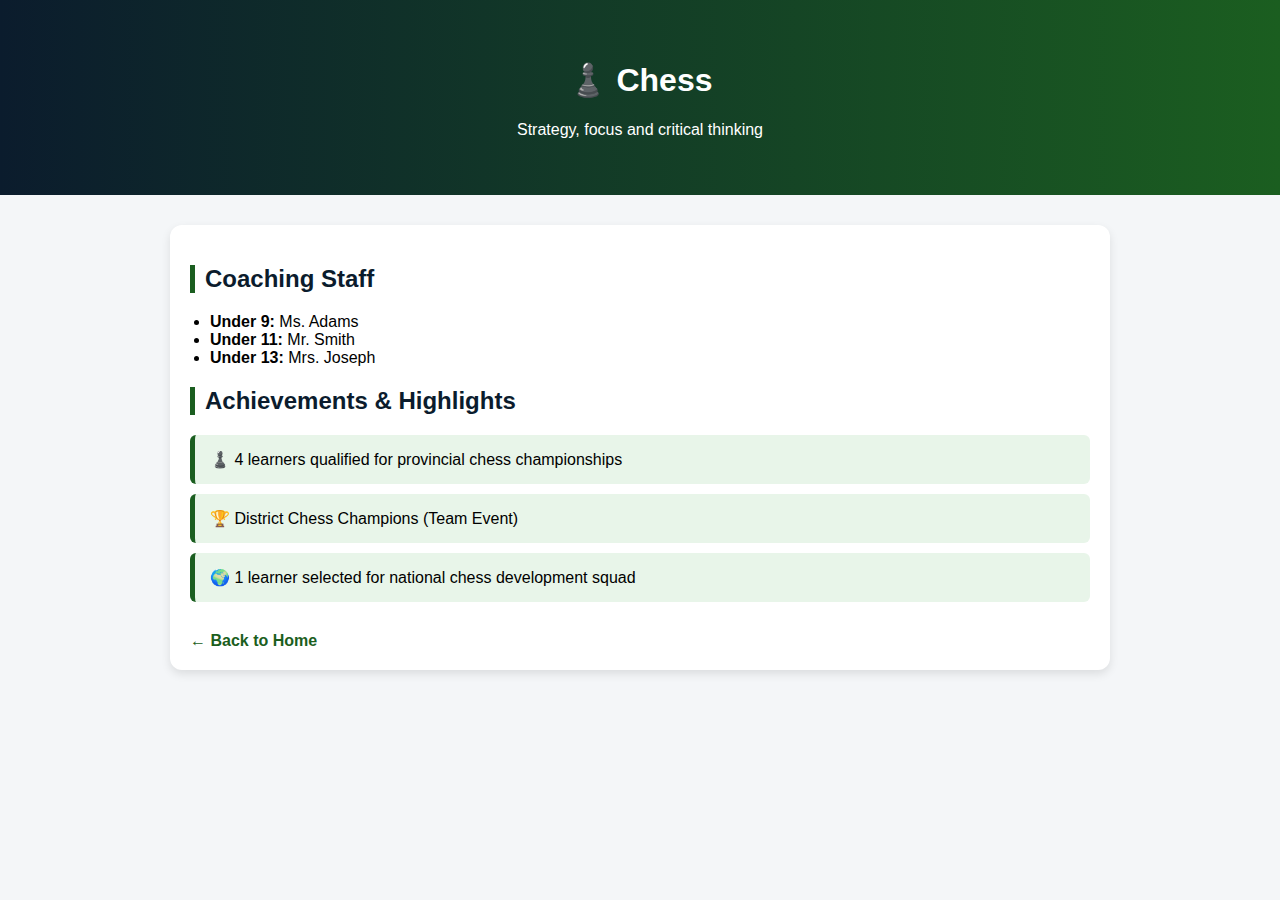
<file: sports/chess.html>
<!DOCTYPE html>
<html lang="en">
<head>
  <meta charset="UTF-8" />
  <meta name="viewport" content="width=device-width, initial-scale=1.0"/>
  <title>Chess | Primary School</title>

  <style>
    body {
      margin: 0;
      font-family: Arial, Helvetica, sans-serif;
      background: #f4f6f8;
    }

    header {
      background: linear-gradient(90deg, #0b1c2d, #1b5e20);
      color: white;
      text-align: center;
      padding: 40px 20px;
    }

    main {
      max-width: 900px;
      margin: 30px auto;
      padding: 20px;
      background: white;
      border-radius: 12px;
      box-shadow: 0 4px 10px rgba(0,0,0,0.1);
    }

    h2 {
      color: #0b1c2d;
      border-left: 5px solid #1b5e20;
      padding-left: 10px;
    }

    ul {
      padding-left: 20px;
    }

    .achievement {
      background: #e8f5e9;
      padding: 15px;
      border-left: 5px solid #1b5e20;
      border-radius: 6px;
      margin-bottom: 10px;
    }

    a.back {
      display: inline-block;
      margin-top: 20px;
      text-decoration: none;
      color: #1b5e20;
      font-weight: bold;
    }
  </style>
</head>

<body>

<header>
  <h1>♟️ Chess</h1>
  <p>Strategy, focus and critical thinking</p>
</header>

<main>

  <h2>Coaching Staff</h2>
  <ul>
    <li><strong>Under 9:</strong> Ms. Adams</li>
    <li><strong>Under 11:</strong> Mr. Smith</li>
    <li><strong>Under 13:</strong> Mrs. Joseph</li>
  </ul>

  <h2>Achievements & Highlights</h2>

  <div class="achievement">
    ♟️ 4 learners qualified for provincial chess championships
  </div>

  <div class="achievement">
    🏆 District Chess Champions (Team Event)
  </div>

  <div class="achievement">
    🌍 1 learner selected for national chess development squad
  </div>

  <a href="../index.html" class="back">← Back to Home</a>

</main>

</body>
</html>
</file>
<file: styles.css>
:root {
  --primary: #7aa8f1;
  --accent: #c8b50d;
  --light-bg: #05133e;
  --text-dark: #7aa8f1;
  --text-light: #d8d9da;
}

/* RESET */
* {
  margin: 0;
  padding: 0;
  box-sizing: border-box;
  font-family: Arial, Helvetica, sans-serif;
}
html{
  width: 100%;
  overflow-x: hidden;
}
body {
  background: #01103c;
  color: var(--text-dark);
  overflow-x: hidden;
}

/* ======================
   NAVBAR
====================== */


.navbar.scrolled {
  height: 70px;               /* 👈 YOUR SCROLL HEIGHT */

  background: rgba(129, 150, 214, 0.6);
  backdrop-filter: blur(12px);
  -webkit-backdrop-filter: blur(12px);

  box-shadow: 0 5px 20px rgba(0,0,0,0.1);
}
.navbar {
  position: fixed;
  top: 0;
  left: 0;
  width: 100%;

  height: 100px;              /* 👈 YOUR NORMAL HEIGHT */
  padding: 0 8%;              /* remove vertical padding */

  display: flex;
  justify-content: space-between;
  align-items: center;
  font-size: 15px;

  background: transparent;
  transition: height 0.3s ease; background: height 0.3s ease;
  z-index: 1000;
}



.nav-links {
  list-style: none;
  display: flex;
  gap: 30px;
 margin-left: 80px;
 padding-left: 120px;
 
}

.nav-links a {
  color: white;
  font-weight: 500;
   text-decoration: none;
    font-family: 'Segoe UI', Tahoma, Geneva, Verdana, sans-serif;
}

.nav-links a:hover {
  color: var(--accent);
}

.login-btn {
  background: linear-gradient(90deg, #ff6b00, #ffa500);
  padding: 10px 20px;
  border-radius: 30px;
  color: white;
  text-decoration: none;
  font-weight: bold;
}
/* ======================
   MOBILE MENU BUTTON
====================== */
/* HIDE SIDEBAR BY DEFAULT (DESKTOP) */

.mobile-sidebar {
  position: fixed;
  top: 90px;
  left: -100%; /* 👈 hide it off-screen */
  width: 220px;
  height: 100vh;
  background: #2f6f5f;
  display: flex;
  flex-direction: column;
  padding-top: 20px;
  transition: 0.3s ease;
  z-index: 999;
  align-items: flex-start;
}

/* Hide text by default */
.mobile-sidebar a {
  display: flex;
  align-items: flex-start;
  justify-content: center;
  width: 100%;
  padding: 20px 0;
  color: white;
  text-decoration: none;
  position: relative;
  gap: 10px;
}
.mobile-sidebar.active {
  left: 0;
}



/* Icons */
.mobile-sidebar i {
  font-size: 20px;
}

/* TEXT (hidden until hover) */
.mobile-sidebar span {
  position: absolute;
  left: 80px;
  background: #ffc107;
  color: black;
  padding: 8px 15px;
  border-radius: 6px;
  opacity: 0;
  white-space: nowrap;
  transition: 0.3s;
}

/* SHOW TEXT ON HOVER */
.mobile-sidebar a:hover span {
  opacity: 1;
}
  /* HERO FIX */
.hero {
    padding: 20px;
    text-align: center;
}
/* HIDE HAMBURGER BY DEFAULT (DESKTOP) */
.menu-toggle {
  display: none;
  position: relative;
  color: white;
  font-size: 28px;
  cursor: pointer;
  z-index: 2000; /* 👈 increase this */
}
@media (max-width: 768px) {

  /* SHOW HAMBURGER */
  .menu-toggle {
    display: block;
    z-index: 1100; /* 👈 make sure it's above everything */
  }

  .nav-links {
    display: none;
  }

  .logo-text {
    font-size: 20px; /* 👈 prevent overflow */
  }

  .school-logo {
    height: 50px;
  }

  .navbar {
    padding: 0 20px; /* 👈 reduce spacing */
  }
}
/* HIDE SIDEBAR BY DEFAULT (DESKTOP) */

/* HIDE OVERLAY BY DEFAULT */
.overlay {
  display: none;
}

@media (max-width: 768px) {
  .overlay {
    display: block;
  }
}
/* ======================
   HERO
====================== */


.hero {
  padding: 150px 8% 100px 8%;
  color: white;
  height: 80vh; /* SAME SIZE EVERYWHERE */
  min-height: 500px;
  text-align: center;
  position: relative;
  overflow: hidden;
  background: linear-gradient(rgba(5,19,62,0.7), rgba(5,19,62,0.7));
}

.hero::before {
  content: "";
  position: absolute;
  inset: 0;
  background-size: cover;
  background-position: center;
  animation: heroSlide 20s infinite;
  z-index: -2;
}

.hero::after {
  content: "";
  position: absolute;
  inset: 0;
  
  z-index: -1;
}

@keyframes heroSlide {
  0% {
    background-image: url("images/voorie.jpg");
  }
  25% {
    background-image: url("images/voorie2.jpg");
  }
  50% {
    background-image: url("images/voorie3.jpg");
  }
  75% {
    background-image: url("images/schlbg.jpg");
  }
  100% {
    background-image: url("images/voorie.jpg");
  }
}
.hero h1 {
  font-size: 48px;
  margin-bottom: 20px;
  align-items: center;
}

.hero-content {
  display: flex;
  align-items: center;
  justify-content: space-between;
  gap: 40px;
}

.hero-text {
  max-width: 900px;
  background: transparent;
}

.hero-text h1 {
  font-size: 48px;
  margin-bottom: 20px;
}

.hero-text p {
  margin-bottom: 30px;
  color:white;
}

.hero-buttons {
  display: flex;
  gap: 15px;
}

.btn-primary {
  background: var(--accent);
  color: white;
  padding: 12px 24px;
  border-radius: 30px;
  text-decoration: none;
  font-weight: bold;
}

.btn-secondary {
  border: 2px solid var(--primary);
  color: var(--primary);
  padding: 12px 24px;
  border-radius: 30px;
  text-decoration: none;
  font-weight: bold;
}

.hero-image img {
  width: 450px;
  border-radius: 20px;
}

/* ======================
   FEATURES
====================== */

.features {
  padding: 80px 8%;
  font-family: Impact, Haettenschweiler, 'Arial Narrow Bold', sans-serif;
}

/* Grid only applies to cards */
.features-grid {
  display: grid;
  grid-template-columns: repeat(auto-fit, minmax(280px, 1fr));
  gap: 30px;
  margin-top: 50px; /* pushes cards below paragraph */
}

.feature-card {
  background: white;
  padding: 30px;
  border-radius: 20px;
  box-shadow: 0 10px 25px rgba(0,0,0,0.05);
  transition: 0.3s;
}

.feature-card:hover {
  transform: translateY(-8px);
}

/* ======================
   SECTIONS
====================== */

section {
  padding: 60px 8%;
}

section h2 {
  margin-bottom: 20px;
  font-size: 28px;
  color: var(--primary);
}

/* SPORTS */

.sports-grid {
  display: grid;
  grid-template-columns: repeat(auto-fit, minmax(200px, 1fr));
  gap: 20px;
}

.sport-card {
  background: var(--primary);
  color: white;
  padding: 25px;
  border-radius: 15px;
  text-align: center;
  text-decoration: none;
  transition: 0.3s;
}

.sport-card:hover {
  background: var(--accent);
}

/* CONTACT */

.contact-form {
  max-width: 500px;
  display: grid;
  gap: 15px;
}

input, textarea {
  padding: 12px;
  border-radius: 10px;
  border: 1px solid #ddd;
}

button {
  background: var(--accent);
  color: white;
  padding: 12px;
  border-radius: 30px;
  border: none;
  font-weight: bold;
  cursor: pointer;
}
.logo-container {
  display: flex;
  align-items: center;
  gap: 10px;
  margin-right: 30px;
}

.school-logo {
  height: 80px;
  transition: all 0.3s ease;
}

.logo-text {
  font-size: 33px;
  transition: all 0.3s ease;
  color:#ddd;
   font-family: 'Segoe UI', Tahoma, Geneva, Verdana, sans-serif;
}
/* FOOTER */
.navbar.scrolled .school-logo,
.navbar.scrolled .logo-text {
  transform: scale(0.7);   /* shrink to 70% */
}
.section-header {
  text-align: center;
  margin-bottom: 40px;
}

.section-header h2 {
  font-size: 32px;
  color: var(--primary);
  margin-bottom: 10px;
}

.section-header p {
  color: var(--text-light);
  max-width: 900px;
  margin: 0 auto;
  font-family:'Calibri'; 
  font-size: 20px;
}

.learning-grid {
  display: grid;
  grid-template-columns: repeat(auto-fit, minmax(250px, 1fr));
  gap: 25px;
}

.learning-card {
  background: white;
  padding: 30px;
  border-radius: 20px;
  box-shadow: 0 10px 25px rgba(0,0,0,0.05);
  transition: 0.3s;
}
/* ===== IMAGE SECTIONS ===== */

.about-container,
.learning-container {
  display: flex;
  align-items: center;
  justify-content: space-between;
  gap: 50px;
  padding: 80px 8%;
  flex-wrap: wrap;
}

.about-image img,
.learning-image img {
  width: 500px;
  max-width: 100%;
  border-radius: 20px;
  box-shadow: 0 15px 40px rgba(0,0,0,0.2);
}

.about-text,
.learning-text {
  flex: 1;
}
.learning-text p{
   color: var(--text-light);
  max-width: 900px;
  margin: 0 auto;
  font-family:'Calibri';
  font-size: 20px;
}
.about-text p{
  font-family: 'Calibri';
  font-size:22px;
  color: var(--text-light);
}
.learning-list {
  margin-top: 20px;
  list-style: none;
  color: var(--text-light);
  max-width: 900px;
  margin: 0 auto;
  font-family: 'Calibri';
  font-size: 20px;
}

.learning-list li {
  margin-bottom: 10px;
  font-weight: 500;
}

/* ===== FEATURE CARDS IMAGE ===== */

.feature-card img {
  width: 100%;
  border-radius: 15px;
  margin-bottom: 15px;
}
/* ==========================
   FEATURE CARD IMAGE LOOP
========================== */

.feature-card {
  padding: 0; /* remove padding because image fills top */
  overflow: hidden;
}

/* Image container */
.feature-card .image-slider {
  position: relative;
  width: 100%;
  height: 220px;
  overflow: hidden;
}

/* Stack images */
.feature-card .image-slider img {
  position: absolute;
  width: 100%;
  height: 100%;
  object-fit: cover;
  opacity: 0;
  animation: featureSlide 20s infinite;
}

/* Delay each image */
.feature-card .image-slider img:nth-child(1) {
  animation-delay: 0s;
}

.feature-card .image-slider img:nth-child(2) {
  animation-delay: 6.66s;
}

.feature-card .image-slider img:nth-child(3) {
  animation-delay: 13.33s;
}

/* Animation */
@keyframes featureSlide {
  0% { opacity: 0; }
  5% { opacity: 1; }
  30% { opacity: 1; }
  35% { opacity: 0; }
  100% { opacity: 0; }
}

/* Text spacing after removing padding */
.feature-card h3 {
  padding: 20px 20px 10px;
}

.feature-card p {
  padding: 0 20px 20px;
  color: #555;
}
.news-section h2{
  text-align: center;
}
.news-section p{
  color:white;
}
/* ==========================
   SPONSORS SECTION
========================== */

/* ==========================
   TRUE CONTINUOUS SPONSOR FLOW
========================== */

.sponsors {
  padding: 80px 0;
  background: #021a60;
  overflow: hidden;
}

.sponsor-wrapper {
  overflow: hidden;
  width: 100%;
  position: relative;
  margin-top: 40px;
}

.sponsor-track {
  display: flex;
  width: max-content;
  animation: scrollForever 20s linear infinite;
}

.sponsor-track img {
  width: 180px;
  height: 100px;
  object-fit: contain;
  margin: 0 40px;
  flex-shrink: 0;
  filter: grayscale(100%);
  opacity: 0.8;
  transition: 0.5s ease;
}

.sponsor-track img:hover {
  filter: grayscale(0%);
  opacity: 1;
  transform: scale(1.08);
}

/* KEY PART */
@keyframes scrollForever {
  0% {
    transform: translateX(0);
  }
  100% {
    transform: translateX(-33.333%);
  }
}
.sponsor-wrapper::before,
.sponsor-wrapper::after {
  content: "";
  position: absolute;
  top: 0;
  width: 120px;
  height: 100%;
  z-index: 2;
}

.sponsor-wrapper::before {
  left: 0;
  background: linear-gradient(to right, #021a60, transparent);
}

.sponsor-wrapper::after {
  right: 0;
  background: linear-gradient(to left, #021a60, transparent);
}

/* Animation */
@keyframes scrollSponsors {
  0% {
    transform: translateX(0);
  }
  100% {
    transform: translateX(-50%);
  }
}
.sponsor-slider::before,
.sponsor-slider::after {
  content: "";
  position: absolute;
  top: 0;
  width: 120px;
  height: 100%;
  z-index: 2;
}

.sponsor-slider::before {
  left: 0;
  background: linear-gradient(to right, #021a60, transparent);
}

.sponsor-slider::after {
  right: 0;
  background: linear-gradient(to left, #021a60, transparent);
}
/* ===== RESPONSIVE ===== */

@media(max-width: 900px) {
  .about-container,
  .learning-container {
    flex-direction: column;
    text-align: center;
  }
}

.learning-card:hover {
  transform: translateY(-8px);
}
/* ==========================
   IMAGE SLIDER
========================== */

.image-slider {
  position: relative;
  width: 500px;
  max-width: 100%;
  height: 350px;
  overflow: hidden;
  border-radius: 20px;
  box-shadow: 0 15px 40px rgba(0,0,0,0.3);
}

.image-slider img {
  position: absolute;
  width: 100%;
  height: 100%;
  object-fit: cover;
  opacity: 0;
  transition: opacity 1s ease-in-out;
}

.image-slider img.active {
  opacity: 1;
}
/* ==========================
   FOOTER TOP STRIP
========================== */

/* ===== FOOTER TOP ===== */
.footer-top {
  background: linear-gradient(135deg, #7aa8f1, #0ea5c6);
  text-align: center;
  padding: 70px 20px;
  color: #05133e;
}

.footer-top h2 {
  font-size: 32px;
  margin-bottom: 10px;
  color:#05133e;
}

.footer-top p {
  font-size: 18px;
  margin-bottom: 30px;
}

.contact-person {
  display: inline-block;
  background: white;
  padding: 20px 40px;
  border-radius: 12px;
  box-shadow: 0 8px 25px rgba(0,0,0,0.15);
  transition: 0.3s;
}

.contact-person:hover {
  transform: translateY(-5px);
}

.contact-person h4 {
  margin: 0;
  font-size: 20px;
  color: #05133e;
}

.contact-person span {
  font-size: 14px;
  color: #555;
}

/* ===== MAIN FOOTER ===== */
.main-footer {
  background: #021a60;
  padding: 70px 8%;
  color: white;
}

.footer-grid {
  display: grid;
  grid-template-columns: repeat(auto-fit, minmax(220px, 1fr));
  gap: 40px;
}

.footer-column h3 {
  margin-bottom: 20px;
  font-size: 20px;
  color: #7aa8f1;
}

.footer-column p,
.footer-column a {
  margin-bottom: 10px;
  color: #dcdcdc;
  font-size: 15px;
  text-decoration: none;
  display: block;
  transition: 0.3s;
}

/* HOVER EFFECT */
.footer-column a:hover {
  color: #0ea5c6;
  transform: translateX(5px);
}

/* ICONS */
.footer-column i {
  margin-right: 10px;
  color: #072c34;
  align-items: center;
}

/* SOCIAL ICONS */
.social-icons {
  display: flex;
  gap: 15px;
  margin-top: 10px;
}

.social-icons a {
  width: 40px;
  height: 40px;
  background: #0ea5c6;
  color: white;
  display: flex;
  align-items: center;
  justify-content: center;
  border-radius: 50%;
  transition: 0.3s;
}

.social-icons a:hover {
  background: #7aa8f1;
  transform: scale(1.1);
}

/* ===== COPYRIGHT ===== */
.footer-bottom {
  background: #0ea5c6;
  text-align: center;
  padding: 15px;
  color: white;
  font-size: 14px;
}
/* ==========================
   PAGE HERO
========================== */

/* ==========================
   PAGE HERO (FIXED VERSION)
========================== */

.page-hero {
  padding: 150px 8% 100px 8%;
  color: white;
  height: 80vh; /* SAME SIZE EVERYWHERE */
  min-height: 500px;
  text-align: center;
  position: relative;
  overflow: hidden;
  background: linear-gradient(rgba(5,19,62,0.7), rgba(5,19,62,0.7));
}

.page-hero::before {
  content: "";
  position: absolute;
  inset: 0;
  background-size: cover;
  background-position: center;
  animation: pageheroSlide 20s infinite;
  z-index: -2;
}

.page-hero::after {
  content: "";
  position: absolute;
  inset: 0;
  
  z-index: -1;
}
@keyframes pageheroSlide {
  0% {
    background-image: url("images/clss.jpg");
  }
  25% {
    background-image: url("images/clssrm.jpg");
  }
  50% {
    background-image: url("images/happy.webp");
  }
  75% {
    background-image: url("images/vpp.webp");
  }
  100% {
    background-image: url("images/cring.jpeg");
  }
}
/* TEXT */
.page-hero h1 {
  font-size: 48px;
  margin-bottom: 20px;
}

.page-hero p {
  max-width: 800px;
  margin: auto;
  color:white;
}


/* ==========================
   ACADEMICS OVERVIEW
========================== */

.academics-overview {
  padding: 80px 8%;
  background:#021a60;
}

/* CARD GRID */
.overview-grid{
  display:grid;
  grid-template-columns:repeat(auto-fit,minmax(320px,1fr));
  gap:30px;
  margin-top:40px;
}

/* CARD */
.overview-card{
  background:#2f5881;
  border:1px solid #3a3f44;
  border-radius:10px;
  overflow:hidden;
  color:#e6e6e6;
}

/* CARD HEADER */
.overview-card .card-header{
  padding:14px 18px;
  font-weight:600;
  border-bottom:1px solid #346c3380;
  background:#2f5881;
}

/* CARD BODY */
.overview-card .card-body{
  padding:22px;
}

/* TITLE */
.card-title{
  font-size:18px;
  margin-bottom:10px;
}

/* TEXT */
.card-text{
  color:#cfcfcf;
}

/* BUTTON AREA */
.card-buttons{
  margin-top:20px;
  display:flex;
  gap:10px;
}

/* BUTTONS */
.btn-primary{
  background:#0d6efd;
  color:white;
  padding:10px 16px;
  border-radius:6px;
  text-decoration:none;
  font-size:14px;
}

.btn-primary:hover{
  background:#0b5ed7;
}

.btn-secondary{
  background:#3a3f44;
  color:white;
  padding:10px 16px;
  border-radius:6px;
  text-decoration:none;
  font-size:14px;
}

.btn-secondary:hover{
  background:#4b5157;
}
/* ==========================
   SUBJECTS
========================== */
.subjects-list{
  max-height:0;
  overflow:hidden;
  transition:0.4s ease;
  margin-top:10px;
}

.subjects-list ul{
  padding-left:18px;
}

.subjects-list.show{
  max-height:200px;
}
.subjects {
  padding: 80px 8%;
  background: #01103c;
  color: white;
  font-family: Verdana, Geneva, Tahoma, sans-serif;
}

.subjects-grid {
  display: grid;
  grid-template-columns: repeat(auto-fit, minmax(180px, 1fr));
  gap: 20px;
  margin-top: 40px;
}

.subject-card {
  background: #0ea5c6;
  padding: 20px;
  text-align: center;
  border-radius: 15px;
  font-weight: bold;
}

/* ==========================
   TEACHING APPROACH
========================== */

.teaching-approach {
  padding: 80px 8%;
  background: #021a60;
}

.approach-container {
  display: flex;
  align-items: center;
  gap: 50px;
  flex-wrap: wrap;
}

.approach-image img {
  width: 450px;
  border-radius: 20px;
}

/*extra lessons*/
.extra-classes{
  padding:80px 10%;
  background:#021a60;
}

.section-header{
  text-align:center;
  max-width:700px;
  margin:auto;
  margin-bottom:50px;
}

.extra-grid{
  display:grid;
  grid-template-columns:repeat(auto-fit,minmax(250px,1fr));
  gap:25px;
}

.extra-card{
  background:white;
  padding:25px;
  border-radius:10px;
  box-shadow:0 6px 18px rgba(0,0,0,0.08);
  transition:0.3s;
}

.extra-card:hover{
  transform:translateY(-5px);
}

.extra-card h3{
  margin-bottom:10px;
}
/* ==========================
   CTA
========================== */

.academic-cta {
  padding: 80px 8%;
  text-align: center;
  background: linear-gradient(to right, #7aa8f1, #0ea5c6);
  color: rgb(10, 17, 60);
}

.academic-cta h2 {
  margin-bottom: 30px;
   color: rgb(10, 17, 60);
}

/* MOBILE */

@media(max-width: 900px) {
  .hero-content {
    flex-direction: column;
    text-align: center;
  }

  .hero-image img {
    width: 100%;
  }

  .hero-text h1 {
    font-size: 32px;
  }
}
/* READ MORE FEATURE */

.more-text {
  max-height: 0;
  overflow: hidden;
  transition: max-height 0.4s ease;
}

.overview-card.active .more-text {
  max-height: 200px;
}

.read-more-btn {
  margin-top: auto;
  align-self: center;
  padding: 8px 18px;
  border: none;
  background: var(--accent);
  color: white;
  border-radius: 20px;
  cursor: pointer;
  font-weight: bold;
  transition: 0.3s;
}

.read-more-btn:hover {
  transform: scale(1.05);
  opacity: 0.9;
}
/* ==========================
   VISION SECTION
========================== */

.vision-section {
  padding: 80px 8%;
  background: #021a60;
}


/* ==========================
   NEWS / ANNOUNCEMENTS
========================== */
/* CENTER TEXT */
.news-info {
  text-align: center;
  max-width: 700px;
  margin: auto;
}

/* BUTTON CONTAINER */
.news-btn {
  display: flex;
  justify-content: center;
  margin: 25px 0;
}

/* BUTTON STYLE */
.social-link {
  display: inline-block;
  background: linear-gradient(90deg, #1877f2, #3b5998);
  color: white;
  padding: 14px 28px;
  border-radius: 30px;
  text-decoration: none;
  font-weight: bold;
  transition: 0.3s;
}

/* HOVER EFFECT */
.social-link:hover {
  transform: translateY(-3px);
  box-shadow: 0 8px 20px rgba(0,0,0,0.2);
}

/* NOTE TEXT */
.note {
  font-size: 14px;
  color: #aaa;
  margin-top: 20px;
}
/* HERO */

.story-hero {
  padding: 120px 20px 80px; /* 👈 FIXED: no % padding */
  color: white;
  min-height: 60vh;         /* 👈 more flexible */
  text-align: center;
  position: relative;
  overflow: hidden;
  background: linear-gradient(rgba(5,19,62,0.7), rgba(5,19,62,0.7));
}

.story-hero::before {
  content: "";
  position: absolute;
  inset: 0;
  background-size: cover;
  background-position: center;
  animation: storyheroSlide 20s infinite;
  z-index: -2;
}

.story-hero::after {
  content: "";
  position: absolute;
  inset: 0;
  
  z-index: -1;
}
.story-container {
  position: relative;
}
@media (max-width: 768px) {

  .story-intro {
    padding: 50px 20px;   /* 👈 reduce spacing */
    background: #021a60;
  }

  .story-container {
    display: flex;
    flex-direction: column;
    align-items: center;
    gap: 25px;
    max-width: 500px;     /* 👈 keeps it neat like index page */
    margin: 0 auto;
    position: relative;
  }

  .story-images {
  position: relative;
  z-index: 1;
}

  .image-slider {
    width: 100%;
    height: auto;
    aspect-ratio: 4 / 3;   /* 👈 better for mobile (not too tall) */
    border-radius: 12px;
  }

  .image-slider img {
    position: absolute;
    width: 100%;
    height: 100%;
    object-fit: cover;
  }

  .story-text {
    text-align: center;
    padding: 0 10px;
  }

  .story-text h2 {
    font-size: 24px;
    margin-bottom: 10px;
  }

  .story-text p {
    font-size: 16px;
    line-height: 1.6;
    max-width: 400px;
    margin: 0 auto 10px;
  }
}
@keyframes storyheroSlide {
  0% {
    background-image: url("images/OLDSCHL.jpg");
  }
  25% {
    background-image: url("images/NEWSCHL.jpg");
  }
  50% {
    background-image: url("images/rftp.png");
  }
  75% {
    background-image: url("images/bld1.jpg");
  }
  100% {
    background-image: url("images/bld2.jpg");
  }
}

.story-overlay{
background:none;
color:white;
padding:40px;
text-align:center;
}

.story-overlay h1{
font-size:50px;
margin-bottom:10px;
}


/* INTRO */

.story-intro{
padding:80px 10%;
background:#021a60;
}
.story-hero p{
  color:white;
}
.story-container{
display:grid;
grid-template-columns:1fr 1fr;
gap:50px;
align-items:center;
}
.story-text {
  position: relative;
  z-index: 2; /* 👈 ensures text stays ABOVE images */
}
.story-text h2{
font-size:32px;
margin-bottom:20px;
color:white;
}

.story-text p{
line-height:1.7;
margin-bottom:15px;
color:white;
font-family: 'Calibri';
font-size: 19px;
}


/* IMAGE SLIDER */

.image-slider {
  position: relative;
  width: 100%;
  height: 250px; /* 👈 fixed height for mobile */
  overflow: hidden;
  border-radius: 12px;
}

.image-slider img {
  position: absolute;
  inset: 0;              /* 👈 cleaner than top/left */
  width: 100%;
  height: 100%;
  object-fit: cover;
  opacity: 0;
}

.image-slider img:nth-child(1){animation-delay:0s;}
.image-slider img:nth-child(2){animation-delay:4s;}
.image-slider img:nth-child(3){animation-delay:8s;}

@keyframes storySlide{

0%{opacity:0;}
10%{opacity:1;}
30%{opacity:1;}
40%{opacity:0;}
100%{opacity:0;}

}


/* TIMELINE */
.timeline-section {
  padding: 80px 8%;
  background: #05133e;
}

/* MAIN CARD */
.timeline-card {
  background:none;
  padding: 40px;
  border-radius: 15px;
  color: white;
  
}

.timeline-card h2 {
  text-align: center;
  margin-bottom: 10px;
}

.timeline-subtitle {
  text-align: center;
  font-size: 14px;
  margin-bottom: 40px;
  opacity: 0.8;
}

/* ROW */
.timeline-row {
  display: flex;
  justify-content: space-between;
  gap: 20px;
  flex-wrap: wrap;
}

/* EACH ITEM */
.timeline-box {
  flex: 1;
  min-width: 200px;
  text-align: center;
  position: relative;
}

/* TOP LINE */
.timeline-box::before {
  content: "";
  position: absolute;
  top: 8px;
  left: 0;
  width: 100%;
  height: 4px;
  background: rgba(255,255,255,0.3);
  z-index: 0;
}

/* DATE */
.timeline-date {
  position: relative;
  display: inline-block;
  background:white;
  color:#05133e;
  padding: 5px 10px;
  font-size: 20px;
  z-index: 1;
}

/* IMAGE */
.timeline-box img {
  width: 100%;
  height: 200px;
  object-fit: cover;
  border-radius: 8px;
  margin: 15px 0;
}

/* TEXT */
.timeline-box p {
  font-size: 13px;
  opacity: 0.9;
  color:white;
}


/* PRINCIPAL */

.principal-message{
padding:80px 10%;
background:#021a60;
color:white;
}
.principal-message p{
  color:white;
}
.principal-container{
display:grid;
grid-template-columns:250px 1fr;
gap:40px;
align-items:center;
}

.principal-container img{
width:100%;
border-radius:10px;
}


/* FUTURE */

.future-section{
padding:80px 20%;
text-align:center;
background:#1a4d8f;
color:white;
}

.future-section h2{
margin-bottom:20px;
}
.future-section p{
  color:white;
}
/*admin styling/*

/* ADMIN HEADER */

/* ADMIN HEADER */




/* GRID LAYOUT */

ase Styling */


/*sports styling*/
/* HERO */
/* ==========================
   SPORT HERO (FIXED)
========================== */

.sport-hero {
  position: relative;

  height: 80vh;
  min-height: 500px;

  display: flex;
  align-items: center;
  justify-content: center;
  text-align: center;

  padding: 0 8%;
  color: white;
  overflow: hidden;

  /* ✅ FALLBACK IMAGE */
  background: linear-gradient(rgba(5,19,62,0.75), rgba(5,19,62,0.75))
}

/* BACKGROUND LAYER */
.sport-hero::before {
  content: "";
  position: absolute;
  inset: 0;

  background-size: cover;
  background-position: center;

  z-index: -1;

  animation: sportheroSlide 20s infinite;
}

/* REMOVE THIS COMPLETELY ❌ */
/* .sport-hero::after { } */


/* SMOOTHER IMAGE SWITCH */
@keyframes sportheroSlide {

  0%   { background-image: url("images/netball.jpg"); opacity: 1; }
  20%  { opacity: 1; }

  25%  { background-image: url("images/primcri.png"); opacity: 0; }
  30%  { opacity: 1; }

  45%  { opacity: 1; }
  50%  { background-image: url("images/sport5.jpg"); opacity: 0; }
  55%  { opacity: 1; }

  70%  { opacity: 1; }
  75%  { background-image: url("images/schlcrkt.jpg.webp"); opacity: 0; }
  80%  { opacity: 1; }

  95%  { opacity: 1; }
  100% { background-image: url("images/sp.png"); opacity: 0; }
}
/* SPORTS GALLERY */

.sports-gallery{
padding:80px 10%;
text-align:center;
background:#031752;
color:white;
}

/* GRID LAYOUT */

.gallery-grid{
display:grid;
grid-template-columns:repeat(auto-fit, minmax(250px,1fr));
gap:25px;
margin-top:40px;
}


.gallery-card{
background:#021a60;
border-radius:10px;
overflow:hidden;
box-shadow:0 5px 15px rgba(0,0,0,0.3);
cursor:pointer;
}

/* IMAGE */

.gallery-img{
width:100%;
height:200px;
object-fit:cover;
transition:0.4s;
}

/* HOVER EFFECT */

.gallery-card:hover .gallery-img{
transform:scale(1.1);
}

/* IMAGE MODAL */

.image-modal{
display:none;
position:fixed;
z-index:999;
padding-top:60px;
left:0;
top:0;
width:100%;
height:100%;
background:rgba(0,0,0,0.9);
}

.modal-image{
margin:auto;
display:block;
max-width:90%;
max-height:80%;
}

.close-btn{
position:absolute;
top:20px;
right:40px;
font-size:40px;
color:white;
cursor:pointer;
}
.story-overlay{
background:none;
color:white;
padding:40px;
text-align:center;
}


.hero-content{
background:rgba(0,0,0,0.5);
padding:40px;
border-radius:8px;
display:inline-block;
}

/* INTRO */
.sports-container{
display:flex;
gap:40px;
align-items:center;
padding:80px 10%;
flex-wrap:wrap;
}

.sports-text{
flex:1;
}

.sports-image img{
width:100%;
border-radius:10px;
}

/* SPORTS GRID */
.sportSection{
padding:80px 10%;
background:#031752;
}

.section-title{
text-align:center;
margin-bottom:40px;
}

.sports-grid{
display:grid;
grid-template-columns:repeat(auto-fit,minmax(250px,1fr));
gap:25px;
}

.sport-card{
background:white;
padding:25px;
border-radius:10px;
box-shadow:0 5px 18px rgba(0,0,0,0.08);
transition:0.3s;
}

.sport-card:hover{
transform:translateY(-6px);
}

/* VALUES */
.sports-values{
padding:70px 10%;
text-align:center;
}

.values-list{
list-style:none;
padding:0;
}

.values-list li{
margin:10px 0;
font-size:18px;
}

/* GALLERY */


.gallery-grid{
display:grid;
grid-template-columns:repeat(auto-fit,minmax(250px,1fr));
gap:20px;
}

.gallery-grid img{
width:100%;
border-radius:10px;
}
.manage-posts{
padding:60px 8%;
background:#ffffff;
}

.post-card{
background:#f7f7f7;
padding:20px;
margin-bottom:15px;
border-radius:8px;
}

.post-card button{
margin-top:10px;
padding:8px 16px;
border:none;
background:#e53935;
color:white;
border-radius:5px;
cursor:pointer;
}

.close-btn{
position:absolute;
top:25px;
right:35px;
font-size:32px;
background:rgba(0,0,0,0.6);
color:white;
border:none;
padding:10px 15px;
border-radius:50%;
cursor:pointer;
z-index:1000;
transition:0.3s;
}

.close-btn:hover{
background:#ff4444;
transform:scale(1.1);
}
.deleted button{
background:#2e7d32;
}
/* SPORTS SECTION */
.image-modal{
display:none;
position:fixed;
z-index:999;
top:0;
left:0;
width:100%;
height:100%;
background:rgba(0,0,0,0.9);
justify-content:center;
align-items:center;
}
/* SEASON BUTTONS */

/* SPORTS GRID */

.sports-grid{
display:grid;
grid-template-columns:repeat(auto-fit,minmax(300px,1fr));
gap:30px;
max-width:1100px;
margin:auto;
}

/* CARD */

.sport-card{
background:#1f2933;
border-radius:10px;
overflow:hidden;
box-shadow:0 8px 20px rgba(0,0,0,0.4);
transition:0.3s;
}

.sport-card:hover{
background-color: white;

}
.sport-card:hover h3,p{
  color:#01103c;
}
.sport-card:hover p{
  color:#01103c;
}
/* IMAGE */

.sport-card img{
width:100%;
height:200px;
object-fit:cover;
background:#9aa0a6;
}

/* CARD CONTENT */

.card-content{
padding:20px;
color:#e4e7eb;
}

.card-content h3{
margin-bottom:10px;
font-size:22px;
}

.card-content p{
margin-bottom:15px;
color:#cbd2d9;
}

/* BUTTON */

.card-btn{
display:inline-block;
background:#1a73e8;
color:white;
padding:10px 16px;
border-radius:6px;
text-decoration:none;
font-size:14px;
}

.card-btn:hover{
background:#1557b0;
}
.season-buttons{
display:flex;
justify-content:center;
gap:20px;
margin-bottom:40px;
}

.season-btn{
background:#1b2a6b;
color:white;
padding:14px 28px;
text-decoration:none;
border-radius:30px;
font-weight:600;
transition:0.3s;
}

.season-btn:hover{
background:#f4c400;
color:#031752;
transform:translateY(-3px);
}
/* HERO */

.culture-hero {
  padding: 150px 8% 100px 8%;
  color: white;
  text-align: center;
  height: 80vh; /* SAME SIZE EVERYWHERE */
  min-height: 500px;
  position: relative;
  overflow: hidden;
  background: linear-gradient(rgba(5,19,62,0.7), rgba(5,19,62,0.7));
}

.culture-hero::before {
  content: "";
  position: absolute;
  inset: 0;
  background-size: cover;
  background-position: center;
  animation: cultureheroSlide 20s infinite;
  z-index: -2;
}

.culture-hero::after {
  content: "";
  position: absolute;
  inset: 0;
  
  z-index: -1;
}
@keyframes cultureheroSlide {
  0% {
    background-image: url("images/sgb1.jpg");
  }
  25% {
    background-image: url("images/sgb4.jpg");
  }
  50% {
    background-image: url("images/sgb2.jpg");
  }
  75% {
    background-image: url("images/swmg.jpg");
  }
  100% {
    background-image: url("images/blg3.jpg");
  }
}

/* VALUES */
.culture-hero h1{
  font-size:50px;
}
.culture-values {
  padding: 100px 8%;
  text-align: center;
  background: #031752;
}.culture-hero p{
  color:white;
}
/* GRID */
.values-grid {
  display: grid;
  grid-template-columns: repeat(auto-fit, minmax(260px, 1fr)); /* 👈 bigger cards */
  gap: 30px;
  margin-top: 40px;
}

/* CARD */
.value-card {
  background: #f5f7fa;
  padding: 40px 25px; /* 👈 more padding = bigger look */
  border-radius: 15px;
  box-shadow: 0 8px 25px rgba(0,0,0,0.15);
  transition: 0.3s;
}

/* HOVER */
.value-card:hover {
  transform: translateY(-8px);
  background: #0ea5c6;
  color: white;
}

/* ICON */
.value-card i {
  font-size: 40px; /* 👈 bigger icon */
  margin-bottom: 15px;
  color: #0ea5c6;
}

.value-card:hover i {
  color: white;
}

/* TEXT */
.value-card h3 {
  margin-bottom: 10px;
  font-size: 22px;
}

.value-card p {
  font-size: 15px;
}
/* ACTIVITIES */
.culture-hero h1{
  text-align: center;
}
.culture-hero p{
  color:white;
}
.culture-activities{
padding:80px 10%;
background:#1b2a6b;
}
.culture-activities h2{
text-align:center;}
.activities-grid{
display:grid;
grid-template-columns:repeat(auto-fit,minmax(250px,1fr));
gap:30px;
}

.activity-card{
background:white;
border-radius:10px;
overflow:hidden;
box-shadow:0 5px 15px rgba(0,0,0,0.1);
}

.activity-card img{
width:100%;
height:200px;
object-fit:cover;
}

.activity-card h3{
padding:15px;
}

.activity-card p{
padding:0 15px 20px;
}

/* QUOTE */
.section-intro{
max-width:700px;
margin:10px auto 40px;
font-size:17px;
color:white;
text-align:center;
line-height:1.6;
}
.culture-quote{
background:#031752;
color:white;
text-align:center;
padding:70px;
font-size:22px;
}
/* SLIDER INSIDE CARD */

.card-slider{
position:relative;
height:200px;
overflow:hidden;
border-radius:10px 10px 0 0;
}

.card-slider img{
width:100%;
height:200px;
object-fit:cover;
position:absolute;
top:0;
left:0;
opacity:0;
transition:opacity 1s ease;
}

.card-slider img.active{
opacity:1;
position:relative;
}
/* BUTTON */

.read-more-btn {
  display: block;           /* makes it behave like a block */
  margin: 15px auto;        /* centers horizontally */

  padding: 10px 16px;
  border: none;
  background: #1a73e8;
  color: white;
  border-radius: 6px;
  cursor: pointer;
  transition: 0.3s;
}



.read-more-btn:hover{
background:#0d47a1;
}

/* MODAL */

.modal{
display:none;
position:fixed;
z-index:1000;
left:0;
top:0;
width:100%;
height:100%;
background:rgba(0,0,0,0.7);
justify-content:center;
align-items:center;
}

.modal-content{
background:white;
padding:30px;
border-radius:10px;
max-width:500px;
text-align:center;
position:relative;
animation:fadeIn 0.3s ease;
}

.close-modal{
position:absolute;
top:15px;
right:20px;
font-size:25px;
cursor:pointer;
}

@keyframes fadeIn{
from{opacity:0; transform:scale(0.9);}
to{opacity:1; transform:scale(1);}
}
#topBtn{
position:fixed;
bottom:20px;
right:20px;

width:60px;   /* controls width */
height:60px;  /* controls height */

border:none;
background:rgb(173, 198, 231);
color:rgb(0, 2, 54);

border-radius:50%;
display:none;
cursor:pointer;

/* center the arrow inside */
display:flex;
align-items:center;
justify-content:center;

font-size:26px;
}
/* HERO */
.events-hero{
background:#031752;
color:white;
text-align:center;
padding:100px 20px;
}

/* SECTION */
.events-section{
padding:80px 10%;
text-align:center;
}

/* GRID */
.events-grid{
display:grid;
grid-template-columns:repeat(auto-fit,minmax(280px,1fr));
gap:30px;
margin-top:40px;
}

/* CARD */
.event-card{
background:white;
border-radius:10px;
overflow:hidden;
box-shadow:0 5px 15px rgba(0,0,0,0.2);
transition:0.3s;
}

.event-card:hover{
transform:translateY(-8px);
}

.event-card img{
width:100%;
height:200px;
object-fit:cover;
}

/* CONTENT */
.event-content{
padding:20px;
}

.event-date{
color:#1a73e8;
font-weight:bold;
margin-bottom:10px;
}

/* BUTTON */
.event-btn{
margin-top:10px;
padding:10px 15px;
border:none;
background:#1a73e8;
color:white;
border-radius:5px;
cursor:pointer;
}

.event-btn:hover{
background:#0d47a1;
}

/* MODAL (reuse your existing modal styles if you have them) */
.modal{
display:none;
position:fixed;
top:0;
left:0;
width:100%;
height:100%;
background:rgba(0,0,0,0.7);
justify-content:center;
align-items:center;
}

.modal-content{
background:white;
padding:30px;
border-radius:10px;
max-width:500px;
position:relative;
}

.close-modal{
position:absolute;
top:10px;
right:20px;
font-size:25px;
cursor:pointer;
}
.admissionshero {
  padding: 150px 8% 100px 8%;
  color: white;
  height: 80vh; /* SAME SIZE EVERYWHERE */
  min-height: 500px;
  text-align: center;
  position: relative;
  overflow: hidden;
  background: linear-gradient(rgba(5,19,62,0.7), rgba(5,19,62,0.7));
}

.admissionshero::before {
  content: "";
  position: absolute;
  inset: 0;
  background-size: cover;
  background-position: center;
  animation: admissionSlide 20s infinite;
  z-index: -2;
}

.admissionshero::after {
  content: "";
  position: absolute;
  inset: 0;
  
  z-index: -1;
}

@keyframes admissionSlide {
  0% {
    background-image: url("images/voorie.jpg");
  }
  25% {
    background-image: url("images/clssrm.jpg");
  }
  50% {
    background-image: url("images/sgb2.jpg");
  }
  75% {
    background-image: url("images/cring.jpeg");
  }
  100% {
    background-image: url("images/voorie.jpg");
  }
}
.admissionshero h1{
  text-align: center;
  color:white;
  font-size:50px;
}
.admissionshero h3{
  
  color:white;
}

.admissionshero p{

  color:white;
}


.fees {
  padding: 100px 8%;
  text-align: center;
  background: #031752; /* keeps your theme */
}
.fees h2 {
  text-align: center;
  margin-bottom: 20px;
}
.fees-text {
  max-width: 600px;
  margin: 20px auto;
  font-size: 17px;
  line-height: 1.6;
  color: #dcdcdc;
}

/* Center button nicely */
.fees-btn {
  margin-top: 25px;
}

/* Keep your nice button */
.btn-fees {
  display: inline-block;
  padding: 14px 30px;
  border-radius: 30px;

  background: linear-gradient(90deg, #0ea5c6, #7aa8f1);
  color: white;
  font-weight: bold;
  text-decoration: none;

  transition: 0.3s ease;
}

.btn-fees:hover {
  transform: translateY(-3px) scale(1.05);
  box-shadow: 0 10px 20px rgba(0,0,0,0.3);
}
/* CENTER BUTTON */
/* CENTER BUTTON */
.fees-btn {
  display: flex;
  justify-content: center;
  margin-top: 25px;
}

/* BUTTON STYLE */
.btn-fees {
  background: linear-gradient(90deg, #0ea5c6, #7aa8f1);
  color: white;
  padding: 14px 30px;
  border-radius: 30px;
  text-decoration: none;
  font-weight: bold;
  transition: 0.3s;
}

/* HOVER EFFECT */
.btn-fees:hover {
  transform: translateY(-3px);
  box-shadow: 0 8px 20px rgba(0,0,0,0.2);
}
/* Note button */
.note-btn {
  margin-top: 15px;
  padding: 10px 22px;
  border-radius: 25px;
  border: none;

  background: #ffc107;
  color: #031752;
  font-weight: bold;
  cursor: pointer;

  transition: 0.3s;
}

.note-btn:hover {
  transform: scale(1.05);
  background: #ffca2c;
}

/* Hidden note */
.school-note {
  max-width: 600px;
  margin: 15px auto;
  padding: 15px;

  background: rgba(255,255,255,0.1);
  border-left: 4px solid #ffc107;

  color: #ddd;
  font-size: 14px;

  display: none;
}
.uniform-cards {
  display: flex;
  justify-content: center;
  gap: 20px;
  flex-wrap: wrap;
}
.uniform h2 {
  text-align: center;
  margin-bottom: 20px;
}
.uniform-card {
  background: #f5f5f5;
  width: 300px;
  border-radius: 10px;
  overflow: hidden;
  box-shadow: 0 5px 15px rgba(0,0,0,0.1);
}

.uniform-card img {
  width: 100%;
  height: 200px;
  object-fit: cover;
}

.uniform-card h3 {
  text-align: center;
  margin: 10px 0;
}

.uniform-card ul {
  padding: 0 20px 20px;
}

.uniform-card li {
  margin: 8px 0;
}
/* REQUIRED DOCUMENTS SECTION */
.documents {
  padding: 80px 8%;
  text-align: center;
  background: #021a60;
  color: white;
}

.documents h2 {
  margin-bottom: 20px;
}

.documents-intro {
  max-width: 700px;
  margin: 0 auto 40px;
  color: #dcdcdc;
  font-size: 18px;
}

/* GRID */
.documents-grid {
  display: grid;
  grid-template-columns: repeat(auto-fit, minmax(220px, 1fr));
  gap: 25px;
}

/* CARD */
.document-card {
  background: #1b2a6b;
  padding: 25px;
  border-radius: 15px;
  transition: 0.3s;
  box-shadow: 0 8px 20px rgba(0,0,0,0.2);
}

.document-card:hover {
  transform: translateY(-6px);
  background: #0ea5c6;
}

/* ICON */
.document-card i {
  font-size: 30px;
  margin-bottom: 15px;
  color: #0ea5c6;
}

.document-card:hover i {
  color: white;
}

/* TEXT */
.document-card h3 {
  margin-bottom: 10px;
}

.document-card p {
  font-size: 14px;
  color: #dcdcdc;
}
.queries {
  text-align: center; /* centers heading + text */
  padding: 80px 8%;
  background:#05133e;;
}

/* center the card */
.queries .card {
  max-width: 600px;
  margin: 30px auto; /* 👈 THIS centers it horizontally */
}

/* center buttons */
.query-buttons {
  justify-content: center; 
  margin-top: 20px;
  display: flex;
  gap: 15px;
  flex-wrap: wrap;/* 👈 centers buttons */
}

/* Primary button */
.btn-query {
  background: #0ea5c6;
  color: white;
  padding: 12px 20px;
  border-radius: 25px;
  text-decoration: none;
  font-size: 14px;
  transition: 0.3s;
}

.btn-query:hover {
  background: #0891b2;
}

/* Outline button */
.btn-query-outline {
  border: 2px solid #0ea5c6;
  color: #0ea5c6;
  padding: 12px 20px;
  border-radius: 25px;
  text-decoration: none;
  font-size: 14px;
  transition: 0.3s;
}

.btn-query-outline:hover {
  background: #0ea5c6;
  color: white;
}

/* Icons spacing */
.btn-query i,
.btn-query-outline i {
  margin-right: 6px;
}
/* ==========================
   HERO BASE
========================== */

/* HERO FIX */
.sp-hero {
  padding: 150px 8% 100px 8%;
  color: white;
  text-align: center;
  height: 80vh; /* SAME SIZE EVERYWHERE */
  min-height: 500px;
  position: relative;
  overflow: hidden;
  background: linear-gradient(rgba(5,19,62,0.7), rgba(5,19,62,0.7));
}

.sp-hero::before {
  content: "";
  position: absolute;
  inset: 0;
  background-size: cover;
  background-position: center;
  animation: spheroSlide 20s infinite;
  z-index: -2;
}

.sp-hero::after {
  content: "";
  position: absolute;
  inset: 0;
  
  z-index: -1;
}
@keyframes spheroSlide {
  0% {
    background-image: url("images/athl.webp");
  }
  25% {
    background-image: url("images/primcri.png");
  }
  50% {
    background-image: url("images/netball.jpg");
  }
  75% {
    background-image: url("images/swmg.jpg");
  }
  100% {
    background-image: url("images/sport3.jpg");
  }
}
.sp-hero-text{
background:none;
color:white;
padding:40px;
text-align:center;
}

.sp-hero-text h1{
font-size:50px;
margin-bottom:10px;
}
.sp-hero-text p{
  color:white;
}
.sp-hero-text h3{
  color:white;
}
.sports-season{
  text-align: center;
}
.card p{
  color:#0891b2
}
</file>
<file: frontend/styles.css>
:root {
  --primary: #7aa8f1;
  --accent: #c8b50d;
  --light-bg: #05133e;
  --text-dark: #7aa8f1;
  --text-light: #d8d9da;
}

/* RESET */
* {
  margin: 0;
  padding: 0;
  box-sizing: border-box;
  font-family: Arial, Helvetica, sans-serif;
}

body {
  background: #01103c;
  color: var(--text-dark);
}

/* ======================
   NAVBAR
====================== */


.navbar.scrolled {
  height: 70px;               /* 👈 YOUR SCROLL HEIGHT */

  background: rgba(129, 150, 214, 0.6);
  backdrop-filter: blur(12px);
  -webkit-backdrop-filter: blur(12px);

  box-shadow: 0 5px 20px rgba(0,0,0,0.1);
}
.navbar {
  position: fixed;
  top: 0;
  left: 0;
  width: 100%;

  height: 100px;              /* 👈 YOUR NORMAL HEIGHT */
  padding: 0 8%;              /* remove vertical padding */

  display: flex;
  justify-content: space-between;
  align-items: center;
  font-size: 15px;

  background: transparent;
  transition: height 0.3s ease; background: height 0.3s ease;
  z-index: 1000;
}



.nav-links {
  list-style: none;
  display: flex;
  gap: 30px;
 margin-left: 34px;
 
}

.nav-links a {
  color: white;
  font-weight: 500;
   text-decoration: none;
    font-family: 'Segoe UI', Tahoma, Geneva, Verdana, sans-serif;
}

.nav-links a:hover {
  color: var(--accent);
}

.login-btn {
  background: linear-gradient(90deg, #ff6b00, #ffa500);
  padding: 10px 20px;
  border-radius: 30px;
  color: white;
  text-decoration: none;
  font-weight: bold;
}

/* ======================
   HERO
====================== */

.hero {
  padding: 150px 8% 100px 8%;
  background: linear-gradient(rgba(5,19,62,0.7), rgba(5,19,62,0.7)),
              url("images/voorie.jpg") center/cover no-repeat;
  color: white;
  text-align: center;
}

.hero h1 {
  font-size: 48px;
  margin-bottom: 20px;
  align-items: center;
}

.hero-content {
  display: flex;
  align-items: center;
  justify-content: space-between;
  gap: 40px;
}

.hero-text {
  max-width: 900px;
  background: transparent;
}

.hero-text h1 {
  font-size: 48px;
  margin-bottom: 20px;
}

.hero-text p {
  margin-bottom: 30px;
}

.hero-buttons {
  display: flex;
  gap: 15px;
}

.btn-primary {
  background: var(--accent);
  color: white;
  padding: 12px 24px;
  border-radius: 30px;
  text-decoration: none;
  font-weight: bold;
}

.btn-secondary {
  border: 2px solid var(--primary);
  color: var(--primary);
  padding: 12px 24px;
  border-radius: 30px;
  text-decoration: none;
  font-weight: bold;
}

.hero-image img {
  width: 450px;
  border-radius: 20px;
}

/* ======================
   FEATURES
====================== */

.features {
  padding: 80px 8%;
}

/* Grid only applies to cards */
.features-grid {
  display: grid;
  grid-template-columns: repeat(auto-fit, minmax(280px, 1fr));
  gap: 30px;
  margin-top: 50px; /* pushes cards below paragraph */
}

.feature-card {
  background: white;
  padding: 30px;
  border-radius: 20px;
  box-shadow: 0 10px 25px rgba(0,0,0,0.05);
  transition: 0.3s;
}

.feature-card:hover {
  transform: translateY(-8px);
}

/* ======================
   SECTIONS
====================== */

section {
  padding: 60px 8%;
}

section h2 {
  margin-bottom: 20px;
  font-size: 28px;
  color: var(--primary);
}

/* SPORTS */

.sports-grid {
  display: grid;
  grid-template-columns: repeat(auto-fit, minmax(200px, 1fr));
  gap: 20px;
}

.sport-card {
  background: var(--primary);
  color: white;
  padding: 25px;
  border-radius: 15px;
  text-align: center;
  text-decoration: none;
  transition: 0.3s;
}

.sport-card:hover {
  background: var(--accent);
}

/* CONTACT */

.contact-form {
  max-width: 500px;
  display: grid;
  gap: 15px;
}

input, textarea {
  padding: 12px;
  border-radius: 10px;
  border: 1px solid #ddd;
}

button {
  background: var(--accent);
  color: white;
  padding: 12px;
  border-radius: 30px;
  border: none;
  font-weight: bold;
  cursor: pointer;
}
.logo-container {
  display: flex;
  align-items: center;
  gap: 10px;
  margin-right: 30px;
}

.school-logo {
  height: 80px;
  transition: all 0.3s ease;
}

.logo-text {
  font-size: 33px;
  transition: all 0.3s ease;
  color:#ddd;
   font-family: 'Segoe UI', Tahoma, Geneva, Verdana, sans-serif;
}
/* FOOTER */
.navbar.scrolled .school-logo,
.navbar.scrolled .logo-text {
  transform: scale(0.7);   /* shrink to 70% */
}
.section-header {
  text-align: center;
  margin-bottom: 40px;
}

.section-header h2 {
  font-size: 32px;
  color: var(--primary);
  margin-bottom: 10px;
}

.section-header p {
  color: var(--text-light);
  max-width: 900px;
  margin: 0 auto;
  font-family:'Gill Sans', 'Gill Sans MT', Calibri, 'Trebuchet MS', sans-serif;
  font-size: 20px;
}

.learning-grid {
  display: grid;
  grid-template-columns: repeat(auto-fit, minmax(250px, 1fr));
  gap: 25px;
}

.learning-card {
  background: white;
  padding: 30px;
  border-radius: 20px;
  box-shadow: 0 10px 25px rgba(0,0,0,0.05);
  transition: 0.3s;
}
/* ===== IMAGE SECTIONS ===== */

.about-container,
.learning-container {
  display: flex;
  align-items: center;
  justify-content: space-between;
  gap: 50px;
  padding: 80px 8%;
  flex-wrap: wrap;
}

.about-image img,
.learning-image img {
  width: 500px;
  max-width: 100%;
  border-radius: 20px;
  box-shadow: 0 15px 40px rgba(0,0,0,0.2);
}

.about-text,
.learning-text {
  flex: 1;
}
.learning-text p{
   color: var(--text-light);
  max-width: 900px;
  margin: 0 auto;
  font-family:'Gill Sans', 'Gill Sans MT', Calibri, 'Trebuchet MS', sans-serif;
  font-size: 20px;
}
.about-text p{
  font-family: 'Segoe UI', Tahoma, Geneva, Verdana, sans-serif;
  font-size:22px;
  color: var(--text-light);
}
.learning-list {
  margin-top: 20px;
  list-style: none;
  color: var(--text-light);
  max-width: 900px;
  margin: 0 auto;
  font-family:'Gill Sans', 'Gill Sans MT', Calibri, 'Trebuchet MS', sans-serif;
  font-size: 20px;
}

.learning-list li {
  margin-bottom: 10px;
  font-weight: 500;
}

/* ===== FEATURE CARDS IMAGE ===== */

.feature-card img {
  width: 100%;
  border-radius: 15px;
  margin-bottom: 15px;
}
/* ==========================
   FEATURE CARD IMAGE LOOP
========================== */

.feature-card {
  padding: 0; /* remove padding because image fills top */
  overflow: hidden;
}

/* Image container */
.feature-card .image-slider {
  position: relative;
  width: 100%;
  height: 220px;
  overflow: hidden;
}

/* Stack images */
.feature-card .image-slider img {
  position: absolute;
  width: 100%;
  height: 100%;
  object-fit: cover;
  opacity: 0;
  animation: featureSlide 20s infinite;
}

/* Delay each image */
.feature-card .image-slider img:nth-child(1) {
  animation-delay: 0s;
}

.feature-card .image-slider img:nth-child(2) {
  animation-delay: 6.66s;
}

.feature-card .image-slider img:nth-child(3) {
  animation-delay: 13.33s;
}

/* Animation */
@keyframes featureSlide {
  0% { opacity: 0; }
  5% { opacity: 1; }
  30% { opacity: 1; }
  35% { opacity: 0; }
  100% { opacity: 0; }
}

/* Text spacing after removing padding */
.feature-card h3 {
  padding: 20px 20px 10px;
}

.feature-card p {
  padding: 0 20px 20px;
  color: #555;
}
/* ==========================
   SPONSORS SECTION
========================== */

/* ==========================
   TRUE CONTINUOUS SPONSOR FLOW
========================== */

.sponsors {
  padding: 80px 0;
  background: #021a60;
  overflow: hidden;
}

.sponsor-wrapper {
  overflow: hidden;
  width: 100%;
  position: relative;
  margin-top: 40px;
}

.sponsor-track {
  display: flex;
  width: max-content;
  animation: scrollForever 20s linear infinite;
}

.sponsor-track img {
  width: 180px;
  height: 100px;
  object-fit: contain;
  margin: 0 40px;
  flex-shrink: 0;
  filter: grayscale(100%);
  opacity: 0.8;
  transition: 0.5s ease;
}

.sponsor-track img:hover {
  filter: grayscale(0%);
  opacity: 1;
  transform: scale(1.08);
}

/* KEY PART */
@keyframes scrollForever {
  0% {
    transform: translateX(0);
  }
  100% {
    transform: translateX(-33.333%);
  }
}
.sponsor-wrapper::before,
.sponsor-wrapper::after {
  content: "";
  position: absolute;
  top: 0;
  width: 120px;
  height: 100%;
  z-index: 2;
}

.sponsor-wrapper::before {
  left: 0;
  background: linear-gradient(to right, #021a60, transparent);
}

.sponsor-wrapper::after {
  right: 0;
  background: linear-gradient(to left, #021a60, transparent);
}

/* Animation */
@keyframes scrollSponsors {
  0% {
    transform: translateX(0);
  }
  100% {
    transform: translateX(-50%);
  }
}
.sponsor-slider::before,
.sponsor-slider::after {
  content: "";
  position: absolute;
  top: 0;
  width: 120px;
  height: 100%;
  z-index: 2;
}

.sponsor-slider::before {
  left: 0;
  background: linear-gradient(to right, #021a60, transparent);
}

.sponsor-slider::after {
  right: 0;
  background: linear-gradient(to left, #021a60, transparent);
}
/* ===== RESPONSIVE ===== */

@media(max-width: 900px) {
  .about-container,
  .learning-container {
    flex-direction: column;
    text-align: center;
  }
}

.learning-card:hover {
  transform: translateY(-8px);
}
/* ==========================
   IMAGE SLIDER
========================== */

.image-slider {
  position: relative;
  width: 500px;
  max-width: 100%;
  height: 350px;
  overflow: hidden;
  border-radius: 20px;
  box-shadow: 0 15px 40px rgba(0,0,0,0.3);
}

.image-slider img {
  position: absolute;
  width: 100%;
  height: 100%;
  object-fit: cover;
  opacity: 0;
  transition: opacity 1s ease-in-out;
}

.image-slider img.active {
  opacity: 1;
}
/* ==========================
   FOOTER TOP STRIP
========================== */

.footer-top {
  background: #e8dfd2;
  text-align: center;
  padding: 50px 20px;
}

.footer-top p {
  color: #1f2b5c;
  font-size: 18px;
  margin-bottom: 25px;
}

.contact-person {
  display: inline-block;
  background: #dcdcdc;
  padding: 20px 40px;
  border-radius: 8px;
}

.contact-person h4 {
  margin: 0;
  color: #1f2b5c;
  font-size: 20px;
}

.contact-person span {
  font-size: 14px;
  color: #333;
}

/* ==========================
   MAIN FOOTER
========================== */

.main-footer {
  background: #2c2a63;
  padding: 70px 8%;
  color: white;
}

.footer-grid {
  display: grid;
  grid-template-columns: repeat(auto-fit, minmax(220px, 1fr));
  gap: 40px;
}

.footer-column h3 {
  margin-bottom: 20px;
  font-size: 22px;
}

.footer-column p {
  margin-bottom: 10px;
  color: #dcdcdc;
  font-size: 15px;
}

/* ==========================
   COPYRIGHT BAR
========================== */

.footer-bottom {
  background: #0ea5c6;
  text-align: center;
  padding: 18px;
  color: white;
  font-size: 14px;
}
/* ==========================
   PAGE HERO
========================== */

.page-hero {
  padding: 150px 8% 100px 8%;
  background: linear-gradient(rgba(5,19,62,0.7), rgba(5,19,62,0.7)),
              url("images/clss.jpg") center/cover no-repeat;
  color: white;
  text-align: center;
}

.page-hero h1 {
  font-size: 48px;
  margin-bottom: 20px;
}

/* ==========================
   ACADEMICS OVERVIEW
========================== */

.academics-overview {
  padding: 80px 8%;
  background:#021a60;
}

/* CARD GRID */
.overview-grid{
  display:grid;
  grid-template-columns:repeat(auto-fit,minmax(320px,1fr));
  gap:30px;
  margin-top:40px;
}

/* CARD */
.overview-card{
  background:#2f5881;
  border:1px solid #3a3f44;
  border-radius:10px;
  overflow:hidden;
  color:#e6e6e6;
}

/* CARD HEADER */
.overview-card .card-header{
  padding:14px 18px;
  font-weight:600;
  border-bottom:1px solid #346c3380;
  background:#2f5881;
}

/* CARD BODY */
.overview-card .card-body{
  padding:22px;
}

/* TITLE */
.card-title{
  font-size:18px;
  margin-bottom:10px;
}

/* TEXT */
.card-text{
  color:#cfcfcf;
}

/* BUTTON AREA */
.card-buttons{
  margin-top:20px;
  display:flex;
  gap:10px;
}

/* BUTTONS */
.btn-primary{
  background:#0d6efd;
  color:white;
  padding:10px 16px;
  border-radius:6px;
  text-decoration:none;
  font-size:14px;
}

.btn-primary:hover{
  background:#0b5ed7;
}

.btn-secondary{
  background:#3a3f44;
  color:white;
  padding:10px 16px;
  border-radius:6px;
  text-decoration:none;
  font-size:14px;
}

.btn-secondary:hover{
  background:#4b5157;
}
/* ==========================
   SUBJECTS
========================== */
.subjects-list{
  max-height:0;
  overflow:hidden;
  transition:0.4s ease;
  margin-top:10px;
}

.subjects-list ul{
  padding-left:18px;
}

.subjects-list.show{
  max-height:200px;
}
.subjects {
  padding: 80px 8%;
  background: #01103c;
  color: white;
  font-family: Verdana, Geneva, Tahoma, sans-serif;
}

.subjects-grid {
  display: grid;
  grid-template-columns: repeat(auto-fit, minmax(180px, 1fr));
  gap: 20px;
  margin-top: 40px;
}

.subject-card {
  background: #0ea5c6;
  padding: 20px;
  text-align: center;
  border-radius: 15px;
  font-weight: bold;
}

/* ==========================
   TEACHING APPROACH
========================== */

.teaching-approach {
  padding: 80px 8%;
  background: #021a60;
}

.approach-container {
  display: flex;
  align-items: center;
  gap: 50px;
  flex-wrap: wrap;
}

.approach-image img {
  width: 450px;
  border-radius: 20px;
}

/*extra lessons*/
.extra-classes{
  padding:80px 10%;
  background:#021a60;
}

.section-header{
  text-align:center;
  max-width:700px;
  margin:auto;
  margin-bottom:50px;
}

.extra-grid{
  display:grid;
  grid-template-columns:repeat(auto-fit,minmax(250px,1fr));
  gap:25px;
}

.extra-card{
  background:white;
  padding:25px;
  border-radius:10px;
  box-shadow:0 6px 18px rgba(0,0,0,0.08);
  transition:0.3s;
}

.extra-card:hover{
  transform:translateY(-5px);
}

.extra-card h3{
  margin-bottom:10px;
}
/* ==========================
   CTA
========================== */

.academic-cta {
  padding: 80px 8%;
  text-align: center;
  background: linear-gradient(to right, #7aa8f1, #0ea5c6);
  color: rgb(10, 17, 60);
}

.academic-cta h2 {
  margin-bottom: 30px;
   color: rgb(10, 17, 60);
}

/* MOBILE */

@media(max-width: 900px) {
  .hero-content {
    flex-direction: column;
    text-align: center;
  }

  .hero-image img {
    width: 100%;
  }

  .hero-text h1 {
    font-size: 32px;
  }
}
/* READ MORE FEATURE */

.more-text {
  max-height: 0;
  overflow: hidden;
  transition: max-height 0.4s ease;
}

.overview-card.active .more-text {
  max-height: 200px;
}

.read-more-btn {
  margin-top: auto;
  align-self: center;
  padding: 8px 18px;
  border: none;
  background: var(--accent);
  color: white;
  border-radius: 20px;
  cursor: pointer;
  font-weight: bold;
  transition: 0.3s;
}

.read-more-btn:hover {
  transform: scale(1.05);
  opacity: 0.9;
}
/* ==========================
   VISION SECTION
========================== */

.vision-section {
  padding: 80px 8%;
  background: #021a60;
}


/* ==========================
   NEWS / ANNOUNCEMENTS
========================== */

.news-section {
  padding: 80px 8%;
}

.news-grid {
  display: grid;
  grid-template-columns: repeat(auto-fit, minmax(260px, 1fr));
  gap: 30px;
  margin-top: 40px;
}

.news-card {
  background: white;
  padding: 25px;
  border-radius: 15px;
  box-shadow: 0 10px 25px rgba(0,0,0,0.05);
  transition: 0.3s;
}

.news-card:hover {
  transform: translateY(-6px);
}

.news-card h3 {
  margin-bottom: 10px;
  color: var(--primary);
}

.news-card p {
  color: #555;
}
/* HERO */

.story-hero{
  padding: 150px 8% 100px 8%;
  background: linear-gradient(rgba(5,19,62,0.7), rgba(5,19,62,0.7)),
              url("images/OLDSCHL.jpg") center/cover no-repeat;
  color: white;
  text-align: center;
}

.story-overlay{
background:none;
color:white;
padding:40px;
text-align:center;
}

.story-overlay h1{
font-size:50px;
margin-bottom:10px;
}


/* INTRO */

.story-intro{
padding:80px 10%;
background:#021a60;
}

.story-container{
display:grid;
grid-template-columns:1fr 1fr;
gap:50px;
align-items:center;
}

.story-text h2{
font-size:32px;
margin-bottom:20px;
color:white;
}

.story-text p{
line-height:1.7;
margin-bottom:15px;
color:white;
}


/* IMAGE SLIDER */

.image-slider{
position:relative;
height:350px;
overflow:hidden;
border-radius:10px;
}

.image-slider img{
position:absolute;
width:100%;
height:100%;
object-fit:cover;
opacity:0;
animation:storySlide 12s infinite;
}

.image-slider img:nth-child(1){animation-delay:0s;}
.image-slider img:nth-child(2){animation-delay:4s;}
.image-slider img:nth-child(3){animation-delay:8s;}

@keyframes storySlide{

0%{opacity:0;}
10%{opacity:1;}
30%{opacity:1;}
40%{opacity:0;}
100%{opacity:0;}

}


/* TIMELINE */

.story-timeline{
padding:80px 10%;
text-align:center;
}

.timeline{
display:grid;
grid-template-columns:repeat(auto-fit,minmax(220px,1fr));
gap:30px;
margin-top:40px;
}

.timeline-item{
background:white;
padding:25px;
border-radius:10px;
box-shadow:0 5px 15px rgba(0,0,0,0.1);
}

.timeline-item h3{
color:navy;
margin-bottom:10px;
}


/* PRINCIPAL */

.principal-message{
padding:80px 10%;
background:#021a60;
color:white;
}

.principal-container{
display:grid;
grid-template-columns:250px 1fr;
gap:40px;
align-items:center;
}

.principal-container img{
width:100%;
border-radius:10px;
}


/* FUTURE */

.future-section{
padding:80px 20%;
text-align:center;
background:#1a4d8f;
color:white;
}

.future-section h2{
margin-bottom:20px;
}
/*admin styling/*

/* ADMIN HEADER */

/* ADMIN HEADER */




/* GRID LAYOUT */

/* ADMIN PANEL */

.admin-panel{
padding:80px 8%;
background:#f4f6fb;
}

.admin-container{
max-width:700px;
margin:auto;
background:white;
padding:40px;
border-radius:10px;
box-shadow:0 10px 30px rgba(0,0,0,0.08);
}

.admin-container h2{
margin-bottom:10px;
}

.admin-container p{
margin-bottom:30px;
color:#666;
}

.admin-form .form-group{
margin-bottom:20px;
display:flex;
flex-direction:column;
}

.admin-form label{
margin-bottom:8px;
font-weight:600;
}

.admin-form input,
.admin-form select,
.admin-form textarea{
padding:12px;
border-radius:6px;
border:1px solid #ddd;
font-size:14px;
}

.admin-form input:focus,
.admin-form select:focus,
.admin-form textarea:focus{
outline:none;
border-color:#272087;
}

.publish-btn{
background:#ff8c00;
color:white;
border:none;
padding:14px 24px;
border-radius:6px;
font-size:16px;
cursor:pointer;
transition:0.3s;
}

.publish-btn:hover{
background:#e67a00;
}

/* ANNOUNCEMENT FEED */

.announcements-feed{
max-height:500px;
overflow-y:auto;
padding-right:5px;
}


/* NEWS CARDS */

.news-card{
background:#ffffff;
padding:20px;
border-radius:10px;
margin-bottom:18px;
box-shadow:0 6px 18px rgba(0,0,0,0.08);
border-left:5px solid #f2b705;
transition:0.3s;
}

.news-card:hover{
transform:translateY(-3px);
box-shadow:0 8px 22px rgba(0,0,0,0.12);
}

.news-card h3{
margin-bottom:8px;
color:#0b1f4d;
}

.news-card p{
line-height:1.5;
margin-bottom:10px;
}

.news-card span{
font-size:12px;
color:#888;
font-style:italic;
}


/* RESPONSIVE DESIGN */

@media(max-width:900px){

.admin-container{
grid-template-columns:1fr;
}

.admin-card{
order:1;
}

.admin-preview{
order:2;
}

}

/* Foundation Phase Styling */

.foundation {
  
  padding: 160px 8% 140px 8%;
  min-height: 100vh;

  background: 
    linear-gradient(rgba(5,19,62,0.6), rgba(5,19,62,0.6)),
    url("images/fp1.jpg") center center/cover no-repeat;

  color: white;
}
.foundation-content{
background:none;
color:white;
padding:40px;
text-align:center;
}
/*sports styling*/
/* HERO */
.sports-hero{
background: url("images/sp.webp") center/cover;
color:white;
text-align:center;
padding:100px 20px;
}

.hero-content{
background:rgba(0,0,0,0.5);
padding:40px;
border-radius:8px;
display:inline-block;
}

/* INTRO */
.sports-container{
display:flex;
gap:40px;
align-items:center;
padding:80px 10%;
flex-wrap:wrap;
}

.sports-text{
flex:1;
}

.sports-image img{
width:100%;
border-radius:10px;
}

/* SPORTS GRID */
.sports-section{
padding:80px 10%;
background:#f5f7fa;
}

.section-title{
text-align:center;
margin-bottom:40px;
}

.sports-grid{
display:grid;
grid-template-columns:repeat(auto-fit,minmax(250px,1fr));
gap:25px;
}

.sport-card{
background:white;
padding:25px;
border-radius:10px;
box-shadow:0 5px 18px rgba(0,0,0,0.08);
transition:0.3s;
}

.sport-card:hover{
transform:translateY(-6px);
}

/* VALUES */
.sports-values{
padding:70px 10%;
text-align:center;
}

.values-list{
list-style:none;
padding:0;
}

.values-list li{
margin:10px 0;
font-size:18px;
}

/* GALLERY */
.sports-gallery{
padding:80px 10%;
background:#f5f7fa;
}

.gallery-grid{
display:grid;
grid-template-columns:repeat(auto-fit,minmax(250px,1fr));
gap:20px;
}

.gallery-grid img{
width:100%;
border-radius:10px;
}
.manage-posts{
padding:60px 8%;
background:#ffffff;
}

.post-card{
background:#f7f7f7;
padding:20px;
margin-bottom:15px;
border-radius:8px;
}

.post-card button{
margin-top:10px;
padding:8px 16px;
border:none;
background:#e53935;
color:white;
border-radius:5px;
cursor:pointer;
}

.deleted button{
background:#2e7d32;
}
</file>
